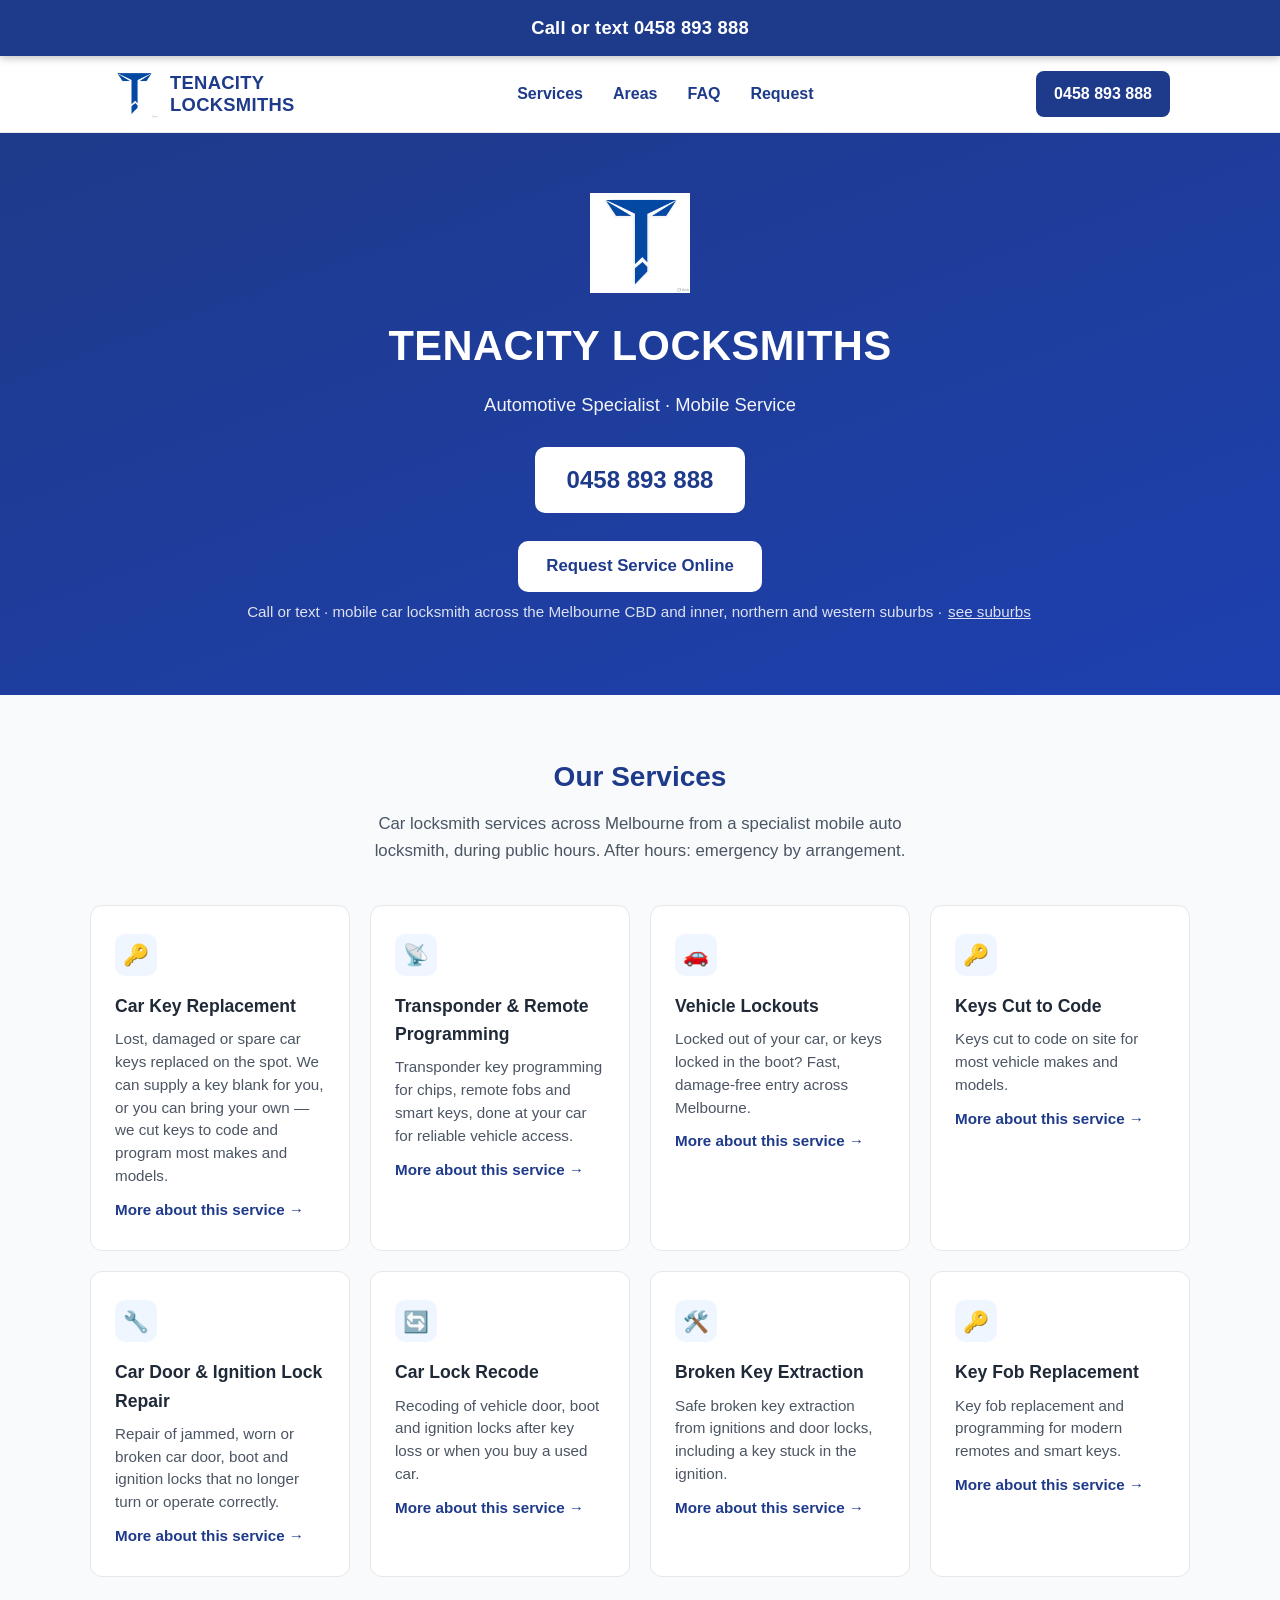
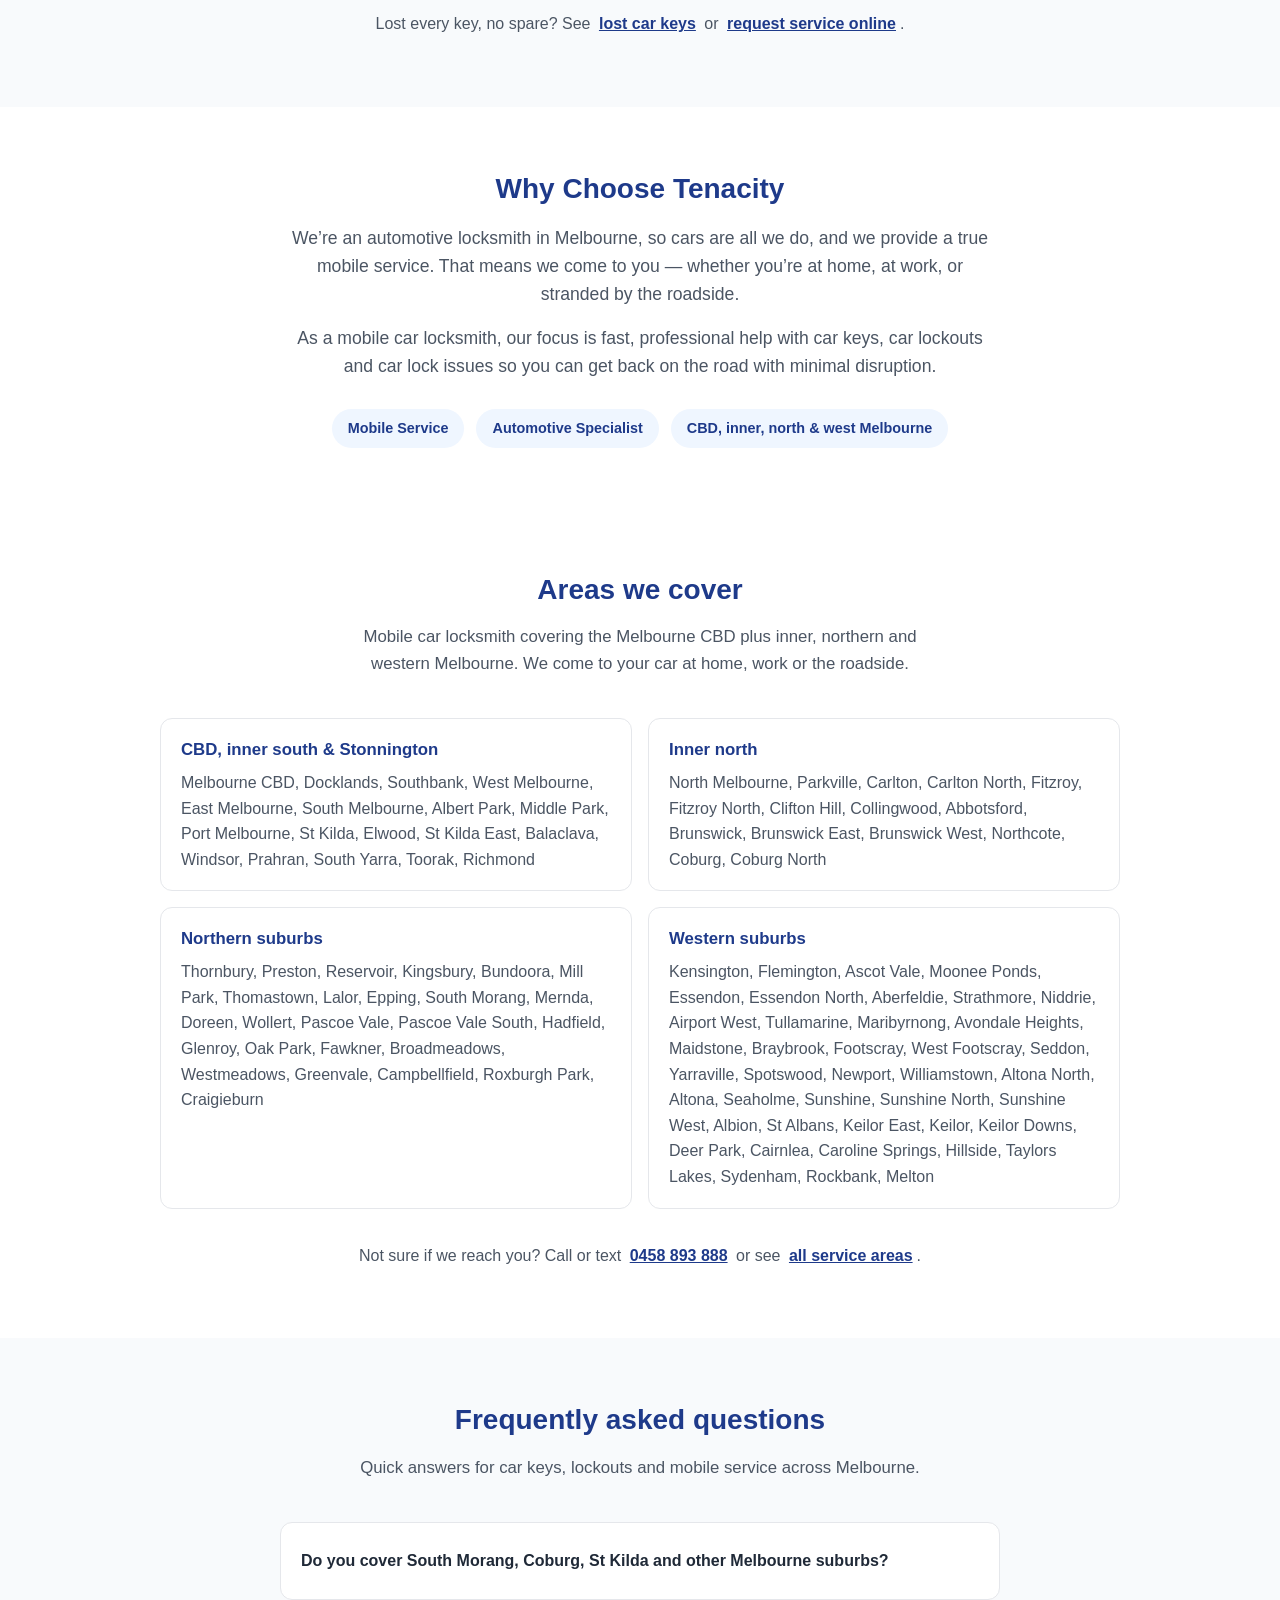
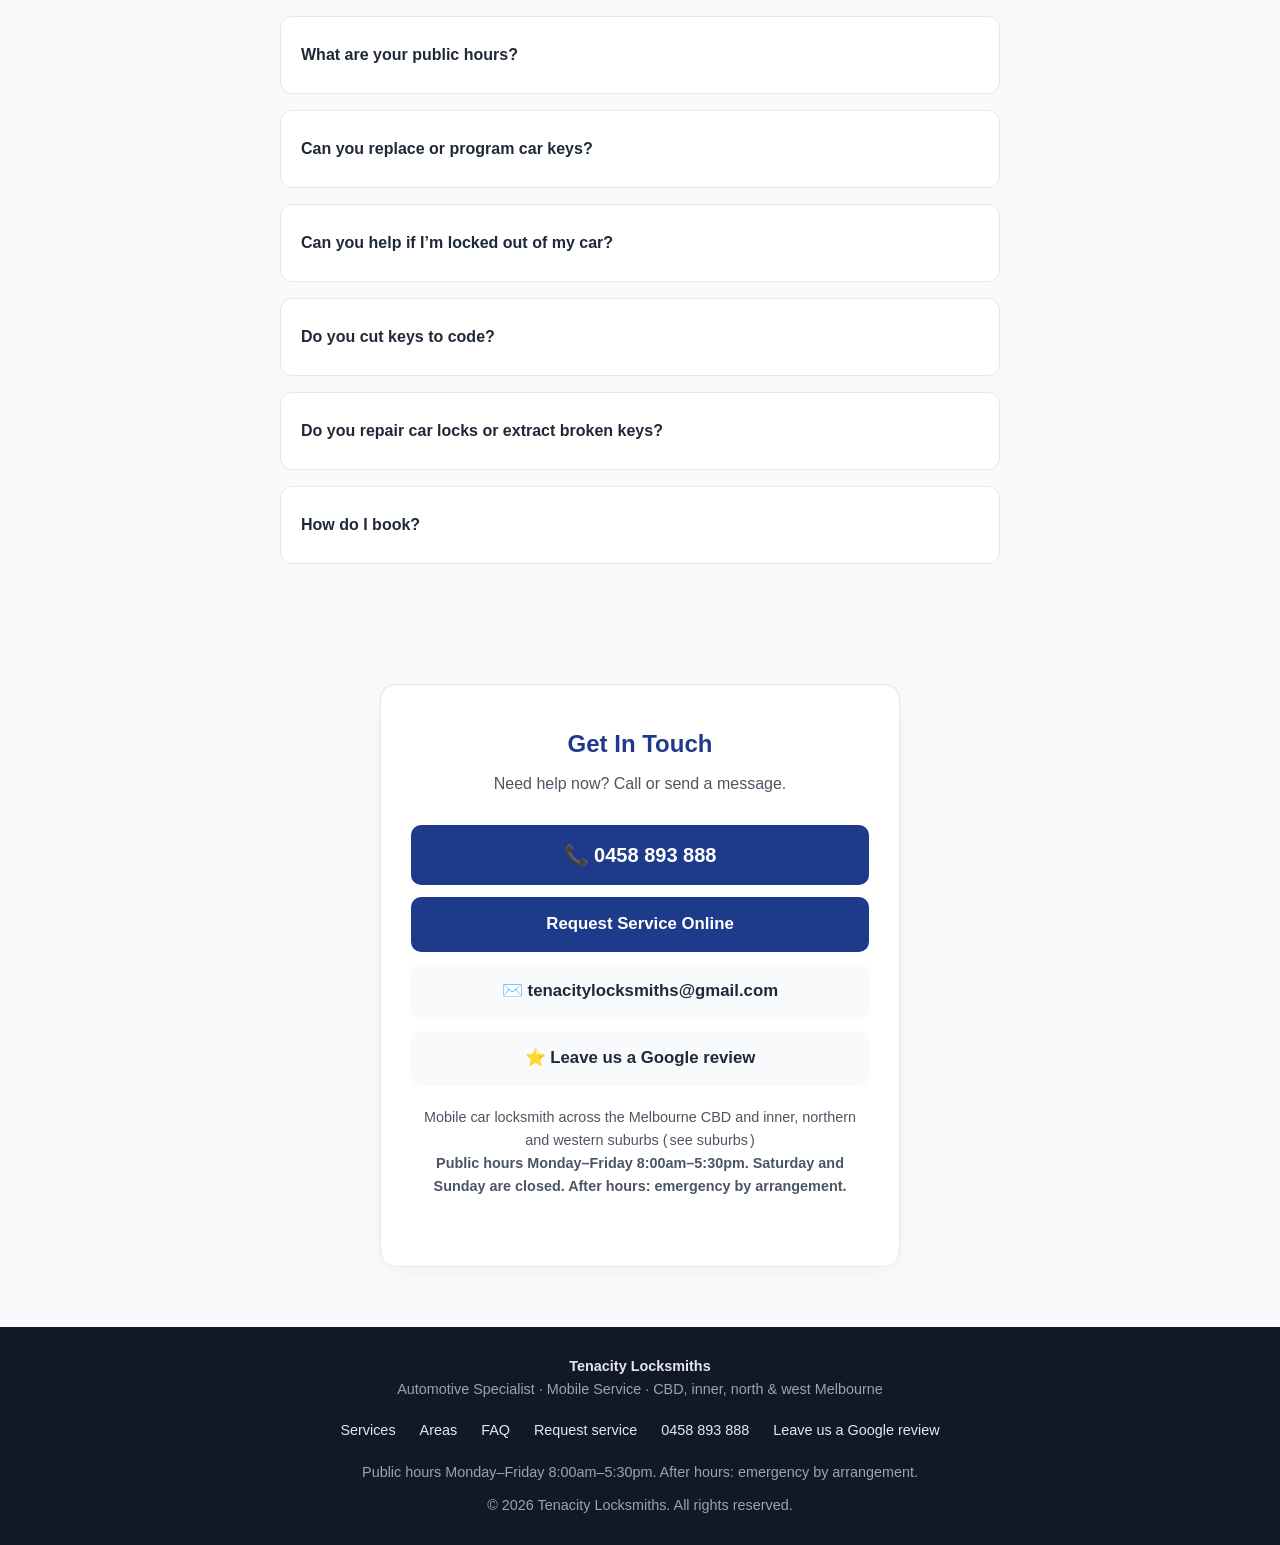
<file: index.html>
<!DOCTYPE html>
<html lang="en-AU">
<head>
  <meta charset="UTF-8" />
  <meta name="viewport" content="width=device-width, initial-scale=1" />
  <title>Tenacity Locksmiths</title>
  <meta name="description" content="Mobile car locksmith for Melbourne CBD, inner north and west. Car key replacement, keys cut to code, lockouts, fob programming. Mon–Fri 8–5:30. 0458 893 888." />
  <meta name="theme-color" content="#1e3a8a" />
  <link rel="canonical" href="https://tenacitylocksmiths.com.au/" />
  <meta property="og:type" content="website" />
  <meta property="og:site_name" content="Tenacity Locksmiths" />
  <meta property="og:title" content="Tenacity Locksmiths" />
  <meta property="og:description" content="Mobile car locksmith for Melbourne CBD, inner north and west. Car key replacement, keys cut to code, lockouts, fob programming. Mon–Fri 8–5:30. 0458 893 888." />
  <meta property="og:url" content="https://tenacitylocksmiths.com.au/" />
  <meta property="og:locale" content="en_AU" />
  <meta name="twitter:card" content="summary" />
  <meta name="twitter:title" content="Tenacity Locksmiths" />
  <meta name="twitter:description" content="Mobile car locksmith for Melbourne CBD, inner north and west. Car key replacement, keys cut to code, lockouts, fob programming. Mon–Fri 8–5:30. 0458 893 888." />
<link rel="icon" href="/favicon.ico" sizes="any" />
  <style>
    :root {
      --blue: #1e3a8a;
      --blue-dark: #1e3a8a;
      --blue-light: #3b82f6;
      --text: #1f2937;
      --text-light: #4b5563;
      --bg: #f8fafc;
      --white: #ffffff;
      --border: #e5e7eb;
    }

    * {
      margin: 0;
      padding: 0;
      box-sizing: border-box;
    }

    body {
      font-family: -apple-system, BlinkMacSystemFont, "Segoe UI", Roboto, "Helvetica Neue", Arial, sans-serif;
      color: var(--text);
      background: var(--bg);
      line-height: 1.6;
      -webkit-font-smoothing: antialiased;
    }

    a {
      color: inherit;
      text-decoration: none;
    }

    img, svg {
      display: block;
      max-width: 100%;
    }

    /* ========== HEADER ========== */
    header {
      background: var(--white);
      border-bottom: 1px solid var(--border);
      position: sticky;
      top: 0;
      z-index: 100;
      box-shadow: 0 1px 3px rgba(0,0,0,0.05);
    }

    .header-inner {
      max-width: 1100px;
      margin: 0 auto;
      padding: 14px 20px;
      display: flex;
      align-items: center;
      justify-content: space-between;
      gap: 16px;
    }

    .logo-area {
      display: flex;
      align-items: center;
      gap: 12px;
    }

    .logo-img {
      width: 48px;
      height: 48px;
      flex-shrink: 0;
      object-fit: contain;
    }

    .hero-logo-img {
      width: 100px;
      height: 100px;
      margin: 0 auto 20px;
      object-fit: contain;
    }

    .logo-text {
      font-size: 1.15rem;
      font-weight: 700;
      color: var(--blue);
      letter-spacing: 0.3px;
      line-height: 1.2;
    }

    .header-phone {
      background: var(--blue);
      color: white;
      padding: 10px 18px;
      border-radius: 8px;
      font-weight: 600;
      font-size: 1rem;
      white-space: nowrap;
      transition: background 0.2s;
    }

    .header-phone:hover {
      background: #1e40af;
    }

    /* ========== HERO ========== */
    .hero {
      background: linear-gradient(160deg, #1e3a8a 0%, #1e40af 100%);
      color: white;
      padding: 60px 20px 70px;
      text-align: center;
    }

    .hero-inner {
      max-width: 800px;
      margin: 0 auto;
    }

    .hero-logo {
      width: 90px;
      height: 90px;
      margin: 0 auto 20px;
    }

    .hero h1 {
      font-size: clamp(1.8rem, 5vw, 2.6rem);
      font-weight: 700;
      margin-bottom: 10px;
      letter-spacing: 0.5px;
    }

    .hero-tagline {
      font-size: 1.15rem;
      opacity: 0.95;
      margin-bottom: 28px;
      font-weight: 400;
    }

    .hero-phone {
      display: inline-block;
      background: white;
      color: var(--blue);
      font-size: 1.5rem;
      font-weight: 700;
      padding: 14px 32px;
      border-radius: 10px;
      margin-bottom: 12px;
      transition: transform 0.15s, box-shadow 0.15s;
    }

    .hero-phone:hover {
      transform: translateY(-2px);
      box-shadow: 0 8px 20px rgba(0,0,0,0.15);
    }

    .hero-sub {
      font-size: 0.95rem;
      opacity: 0.85;
    }

    /* ========== SECTIONS ========== */
    section {
      padding: 60px 20px;
    }

    .container {
      max-width: 1100px;
      margin: 0 auto;
    }

    .section-title {
      text-align: center;
      font-size: 1.75rem;
      font-weight: 700;
      color: var(--blue);
      margin-bottom: 12px;
    }

    .section-subtitle {
      text-align: center;
      color: var(--text-light);
      max-width: 560px;
      margin: 0 auto 40px;
      font-size: 1.05rem;
    }

    /* ========== SERVICES ========== */
    .services-grid {
      display: grid;
      grid-template-columns: repeat(auto-fit, minmax(260px, 1fr));
      gap: 20px;
    }

    .service-card {
      background: var(--white);
      border: 1px solid var(--border);
      border-radius: 12px;
      padding: 28px 24px;
      transition: box-shadow 0.2s, transform 0.2s;
    }

    .service-card:hover {
      box-shadow: 0 8px 24px rgba(30, 58, 138, 0.1);
      transform: translateY(-3px);
    }

    .service-icon {
      width: 42px;
      height: 42px;
      background: #eff6ff;
      border-radius: 10px;
      display: flex;
      align-items: center;
      justify-content: center;
      margin-bottom: 16px;
      color: var(--blue);
      font-size: 1.3rem;
    }

    .service-card h3 {
      font-size: 1.1rem;
      font-weight: 650;
      margin-bottom: 8px;
      color: var(--text);
    }

    .service-card p {
      font-size: 0.95rem;
      color: var(--text-light);
      line-height: 1.5;
    }

    /* ========== ABOUT ========== */
    .about {
      background: var(--white);
    }

    .about-content {
      max-width: 700px;
      margin: 0 auto;
      text-align: center;
    }

    .about-content p {
      font-size: 1.1rem;
      color: var(--text-light);
      margin-bottom: 16px;
    }

    .about-badges {
      display: flex;
      flex-wrap: wrap;
      justify-content: center;
      gap: 12px;
      margin-top: 28px;
    }

    .badge {
      background: #eff6ff;
      color: var(--blue);
      padding: 8px 16px;
      border-radius: 20px;
      font-size: 0.9rem;
      font-weight: 600;
    }

        /* ========== FAQ ========== */    #faq {      padding: 60px 20px;      background: var(--bg);    }    #faq .faq-list {      max-width: 720px;      margin: 0 auto;      display: grid;      gap: 16px;    }    #faq details {      background: var(--white);      border: 1px solid var(--border);      border-radius: 12px;      padding: 16px 20px;    }    #faq summary {      cursor: pointer;      font-weight: 600;      color: var(--text);      list-style: none;    }    #faq summary::-webkit-details-marker { display: none; }    #faq details p {      margin: 12px 0 0;      color: var(--text-light);      line-height: 1.55;    }    #faq a { color: var(--blue); text-decoration: underline; }    /* ========== CONTACT ========== */
    .contact-box {
      background: var(--white);
      border: 1px solid var(--border);
      border-radius: 16px;
      padding: 40px 30px;
      max-width: 520px;
      margin: 0 auto;
      text-align: center;
      box-shadow: 0 4px 20px rgba(0,0,0,0.04);
    }

    .contact-box h2 {
      font-size: 1.5rem;
      color: var(--blue);
      margin-bottom: 8px;
    }

    .contact-box > p {
      color: var(--text-light);
      margin-bottom: 28px;
    }

    .contact-item {
      display: block;
      padding: 14px 20px;
      margin-bottom: 12px;
      background: var(--bg);
      border-radius: 10px;
      font-weight: 600;
      font-size: 1.05rem;
      transition: background 0.2s;
    }

    .contact-item:hover {
      background: #e0e7ff;
    }

    .contact-item.phone {
      background: var(--blue);
      color: white;
      font-size: 1.25rem;
    }

    .contact-item.phone:hover {
      background: #1e40af;
    }

    .contact-note {
      margin-top: 20px;
      font-size: 0.9rem;
      color: var(--text-light);
    }

    /* ========== FOOTER ========== */
    footer {
      background: #111827;
      color: #9ca3af;
      text-align: center;
      padding: 28px 20px;
      font-size: 0.9rem;
    }

    footer strong {
      color: #e5e7eb;
    }

    /* ========== RESPONSIVE ========== */
    @media (max-width: 600px) {
      .header-inner {
        flex-direction: column;
        gap: 12px;
      }

      .logo-text {
        font-size: 1rem;
      }

      .header-phone {
        width: 100%;
        text-align: center;
      }

      .hero {
        padding: 50px 16px 60px;
      }

      .hero-phone {
        font-size: 1.3rem;
        padding: 12px 24px;
        width: 100%;
        max-width: 320px;
      }

      section {
        padding: 48px 16px;
      }

      .service-card {
        padding: 22px 18px;
      }
    }

    /* ===== Review edits: H1 logo, H4 call bar, H10 nav, H11 cards, H12 areas, H13 tap targets ===== */
    html { scroll-padding-top: 72px; }
    body { padding-top: 56px; padding-top: calc(56px + env(safe-area-inset-top)); }
    .call-bar {
      position: fixed; top: 0; left: 0; right: 0; z-index: 1000;
      display: flex; align-items: center; justify-content: center;
      min-height: 56px; padding: env(safe-area-inset-top) 16px 0;
      background: #1e3a8a; color: #ffffff;
      font-size: 1.15rem; font-weight: 800; letter-spacing: 0.2px;
      text-decoration: none; box-shadow: 0 2px 8px rgba(0,0,0,0.25);
    }
    .call-bar:hover, .call-bar:focus { background: #1e40af; }
    .call-bar:focus-visible { outline: 3px solid #ffffff; outline-offset: -3px; }
    header { position: static; }
    .site-nav { display: flex; flex-wrap: wrap; gap: 4px 6px; justify-content: center; }
    .site-nav a {
      display: inline-flex; align-items: center; min-height: 44px; padding: 0 12px;
      border-radius: 8px; font-weight: 600; color: var(--blue);
    }
    .site-nav a:hover { background: #eff6ff; }
    a.service-card { display: block; color: inherit; }
    .card-more { display: inline-block; margin-top: 10px; font-weight: 600; color: var(--blue); font-size: 0.95rem; }
    .services-more { text-align: center; margin-top: 24px; color: var(--text-light); }
    .services-more a { display: inline-block; padding: 10px 4px; color: var(--blue); font-weight: 600; text-decoration: underline; }
    .areas { background: var(--white); }
    .areas-grid { display: grid; grid-template-columns: repeat(2, 1fr); gap: 16px; max-width: 960px; margin: 0 auto; }
    .area-group { border: 1px solid var(--border); border-radius: 12px; padding: 18px 20px; }
    .area-group h3 { font-size: 1.05rem; color: var(--blue); margin-bottom: 6px; }
    .area-group p { color: var(--text-light); }
    #faq summary { display: flex; align-items: center; min-height: 44px; padding: 8px 0; }
    #faq details p a, .contact-note a, .hero-sub a { display: inline-block; padding: 12px 2px; margin: -12px 0; }
    .footer-links { display: flex; flex-wrap: wrap; justify-content: center; gap: 4px 8px; margin: 8px 0; }
    .footer-links a { display: inline-flex; align-items: center; min-height: 44px; padding: 0 8px; color: #e5e7eb; }
    @media (max-width: 600px) {
      .header-phone { display: none; }
      .site-nav { width: 100%; }
      .areas-grid { grid-template-columns: 1fr; }
    }
  </style>
</head>
<body>
  <a class="call-bar" href="tel:+61458893888">Call or text 0458 893 888</a>

  <!-- HEADER -->
  <header>
    <div class="header-inner">
      <a href="/" class="logo-area" aria-label="Tenacity Locksmiths – home">
        <img src="/logo.jpg" width="48" height="48" alt="Tenacity Locksmiths logo" class="logo-img" />
        <div class="logo-text">TENACITY<br>LOCKSMITHS</div>
      </a>
      <nav class="site-nav" aria-label="Main">
        <a href="#services">Services</a>
        <a href="#areas">Areas</a>
        <a href="#faq">FAQ</a>
        <a href="/request/">Request</a>
      </nav>
      <a href="tel:+61458893888" class="header-phone">0458 893 888</a>
    </div>
  </header>

  <!-- HERO -->
  <section class="hero">
    <div class="hero-inner">
      <img src="/logo.jpg" width="100" height="100" alt="Tenacity Locksmiths logo" class="hero-logo-img" />
      <h1>TENACITY LOCKSMITHS</h1>
      <p class="hero-tagline">Automotive Specialist · Mobile Service</p>
      <a href="tel:+61458893888" class="hero-phone">0458 893 888</a>
      <p style="margin: 16px 0 8px;">
        <a href="/request/" style="display:inline-block; background:#ffffff; color:#1e3a8a; font-weight:700; padding:12px 28px; border-radius:10px; text-decoration:none; font-size:1.05rem;">Request Service Online</a>
      </p>
      <p class="hero-sub">Call or text · mobile car locksmith across the Melbourne CBD and inner, northern and western suburbs · <a href="#areas" style="text-decoration:underline;">see suburbs</a></p>
    </div>
  </section>

  <!-- SERVICES -->
  <section id="services">
    <div class="container">
      <h2 class="section-title">Our Services</h2>
      <p class="section-subtitle">Car locksmith services across Melbourne from a specialist mobile auto locksmith, during public hours. After hours: emergency by arrangement.</p>

      <div class="services-grid">
        <a class="service-card" href="/car-key-replacement/">
          <div class="service-icon">🔑</div>
          <h3>Car Key Replacement</h3>
          <p>Lost, damaged or spare car keys replaced on the spot. We can supply a key blank for you, or you can bring your own — we cut keys to code and program most makes and models.</p>
          <span class="card-more">More about this service →</span>
        </a>

        <a class="service-card" href="/key-fob-transponder-programming/">
          <div class="service-icon">📡</div>
          <h3>Transponder & Remote Programming</h3>
          <p>Transponder key programming for chips, remote fobs and smart keys, done at your car for reliable vehicle access.</p>
          <span class="card-more">More about this service →</span>
        </a>

        <a class="service-card" href="/car-lockout/">
          <div class="service-icon">🚗</div>
          <h3>Vehicle Lockouts</h3>
          <p>Locked out of your car, or keys locked in the boot? Fast, damage-free entry across Melbourne.</p>
          <span class="card-more">More about this service →</span>
        </a>

        <a class="service-card" href="/car-key-replacement/">
          <div class="service-icon">🔑</div>
          <h3>Keys Cut to Code</h3>
          <p>Keys cut to code on site for most vehicle makes and models.</p>
          <span class="card-more">More about this service →</span>
        </a>

        <a class="service-card" href="/broken-key-ignition-repair/">
          <div class="service-icon">🔧</div>
          <h3>Car Door &amp; Ignition Lock Repair</h3>
          <p>Repair of jammed, worn or broken car door, boot and ignition locks that no longer turn or operate correctly.</p>
          <span class="card-more">More about this service →</span>
        </a>

        <a class="service-card" href="/broken-key-ignition-repair/">
          <div class="service-icon">🔄</div>
          <h3>Car Lock Recode</h3>
          <p>Recoding of vehicle door, boot and ignition locks after key loss or when you buy a used car.</p>
          <span class="card-more">More about this service →</span>
        </a>

        <a class="service-card" href="/broken-key-ignition-repair/">
          <div class="service-icon">🛠️</div>
          <h3>Broken Key Extraction</h3>
          <p>Safe broken key extraction from ignitions and door locks, including a key stuck in the ignition.</p>
          <span class="card-more">More about this service →</span>
        </a>

        <a class="service-card" href="/key-fob-transponder-programming/">
          <div class="service-icon">🔑</div>
          <h3>Key Fob Replacement</h3>
          <p>Key fob replacement and programming for modern remotes and smart keys.</p>
          <span class="card-more">More about this service →</span>
        </a>
      </div>
      <p class="services-more">Lost every key, no spare? See <a href="/lost-car-keys/">lost car keys</a> or <a href="/request/">request service online</a>.</p>
    </div>
  </section>

  <!-- ABOUT -->
  <section class="about" id="about">
    <div class="container">
      <div class="about-content">
        <h2 class="section-title">Why Choose Tenacity</h2>
        <p>We’re an automotive locksmith in Melbourne, so cars are all we do, and we provide a true mobile service. That means we come to you — whether you’re at home, at work, or stranded by the roadside.</p>
        <p>As a mobile car locksmith, our focus is fast, professional help with car keys, car lockouts and car lock issues so you can get back on the road with minimal disruption.</p>
        <div class="about-badges">
          <span class="badge">Mobile Service</span>
          <span class="badge">Automotive Specialist</span>
          <span class="badge">CBD, inner, north &amp; west Melbourne</span>
        </div>
      </div>
    </div>
  </section>

  <!-- AREAS -->
  <section class="areas" id="areas">
    <div class="container">
      <h2 class="section-title">Areas we cover</h2>
      <p class="section-subtitle">Mobile car locksmith covering the Melbourne CBD plus inner, northern and western Melbourne. We come to your car at home, work or the roadside.</p>
      <div class="areas-grid">
        <div class="area-group"><h3>CBD, inner south &amp; Stonnington</h3><p>Melbourne CBD, Docklands, Southbank, West Melbourne, East Melbourne, South Melbourne, Albert Park, Middle Park, Port Melbourne, St Kilda, Elwood, St Kilda East, Balaclava, Windsor, Prahran, South Yarra, Toorak, Richmond</p></div>
        <div class="area-group"><h3>Inner north</h3><p>North Melbourne, Parkville, Carlton, Carlton North, Fitzroy, Fitzroy North, Clifton Hill, Collingwood, Abbotsford, Brunswick, Brunswick East, Brunswick West, Northcote, Coburg, Coburg North</p></div>
        <div class="area-group"><h3>Northern suburbs</h3><p>Thornbury, Preston, Reservoir, Kingsbury, Bundoora, Mill Park, Thomastown, Lalor, Epping, South Morang, Mernda, Doreen, Wollert, Pascoe Vale, Pascoe Vale South, Hadfield, Glenroy, Oak Park, Fawkner, Broadmeadows, Westmeadows, Greenvale, Campbellfield, Roxburgh Park, Craigieburn</p></div>
        <div class="area-group"><h3>Western suburbs</h3><p>Kensington, Flemington, Ascot Vale, Moonee Ponds, Essendon, Essendon North, Aberfeldie, Strathmore, Niddrie, Airport West, Tullamarine, Maribyrnong, Avondale Heights, Maidstone, Braybrook, Footscray, West Footscray, Seddon, Yarraville, Spotswood, Newport, Williamstown, Altona North, Altona, Seaholme, Sunshine, Sunshine North, Sunshine West, Albion, St Albans, Keilor East, Keilor, Keilor Downs, Deer Park, Cairnlea, Caroline Springs, Hillside, Taylors Lakes, Sydenham, Rockbank, Melton</p></div>
      </div>
      <p class="services-more">Not sure if we reach you? Call or text <a href="tel:+61458893888">0458 893 888</a> or see <a href="/service-areas/">all service areas</a>.</p>
    </div>
  </section>

  <section id="faq"> <div class="container"> <h2 class="section-title">Frequently asked questions</h2> <p class="section-subtitle">Quick answers for car keys, lockouts and mobile service across Melbourne.</p> <div class="faq-list"> <details> <summary>Do you cover South Morang, Coburg, St Kilda and other Melbourne suburbs?</summary> <p>Yes. We cover the Melbourne CBD and inner, northern and western Melbourne, including South Melbourne, Thomastown, Lalor, Epping, South Morang and the other suburbs listed under Areas we cover. See <a href="/service-areas/">all service areas</a> or call or text <a href="tel:+61458893888">0458 893 888</a>.</p> </details> <details> <summary>What are your public hours?</summary> <p>Public hours Monday–Friday 8:00am–5:30pm. Saturday and Sunday are closed. After hours: emergency by arrangement.</p> </details> <details> <summary>Can you replace or program car keys?</summary> <p>Yes. We specialise in car key replacement, keys cut to code, and transponder, remote and smart key programming for most makes and models.</p> </details> <details> <summary>Can you help if I’m locked out of my car?</summary> <p>Yes. Damage-free vehicle lockouts — we come to you at home, work or roadside.</p> </details> <details> <summary>Do you cut keys to code?</summary> <p>Yes — we cut keys to code on site for most vehicle makes and models.</p> </details> <details> <summary>Do you repair car locks or extract broken keys?</summary> <p>Yes. We repair jammed or worn car door, boot and ignition locks and safely extract broken keys from ignitions and door locks.</p> </details> <details> <summary>How do I book?</summary> <p>Call or text <a href="tel:+61458893888">0458 893 888</a>, email <a href="mailto:tenacitylocksmiths@gmail.com">tenacitylocksmiths@gmail.com</a>, or use <a href="/request/">Request Service</a> on the website.</p> </details> </div> </div> </section>  <!-- CONTACT -->
  <section id="contact">
    <div class="container">
      <div class="contact-box">
        <h2>Get In Touch</h2>
        <p>Need help now? Call or send a message.</p>

        <a href="tel:+61458893888" class="contact-item phone">📞 0458 893 888</a>
        <a href="/request/" class="contact-item" style="background:#1e3a8a; color:white; margin-top:10px;">Request Service Online</a>
        <a href="mailto:tenacitylocksmiths@gmail.com" class="contact-item">✉️ tenacitylocksmiths@gmail.com</a>
        <a href="https://g.page/r/CcKMGd-RK_UQEAI/review" class="contact-item" target="_blank" rel="noopener">⭐ Leave us a Google review</a>

        <p class="contact-note">Mobile car locksmith across the Melbourne CBD and inner, northern and western suburbs (<a href="#areas">see suburbs</a>)<br><strong>Public hours Monday–Friday 8:00am–5:30pm. Saturday and Sunday are closed. After hours: emergency by arrangement.</strong></p>
      </div>
    </div>
  </section>

  <!-- FOOTER -->
  <footer>
    <p><strong>Tenacity Locksmiths</strong></p>
    <p>Automotive Specialist · Mobile Service · CBD, inner, north &amp; west Melbourne</p>
    <nav class="footer-links" aria-label="Footer">
      <a href="#services">Services</a>
      <a href="#areas">Areas</a>
      <a href="#faq">FAQ</a>
      <a href="/request/">Request service</a>
      <a href="tel:+61458893888">0458 893 888</a>
      <a href="https://g.page/r/CcKMGd-RK_UQEAI/review" target="_blank" rel="noopener">Leave us a Google review</a>
    </nav>
    <p>Public hours Monday–Friday 8:00am–5:30pm. After hours: emergency by arrangement.</p>
    <p style="margin-top: 10px;">© 2026 Tenacity Locksmiths. All rights reserved.</p>
  </footer>

<script type="application/ld+json">
{
  "@context": "https://schema.org",
  "@type": "Locksmith",
  "@id": "https://tenacitylocksmiths.com.au/#business",
  "name": "Tenacity Locksmiths",
  "url": "https://tenacitylocksmiths.com.au/",
  "telephone": "+61458893888",
  "email": "tenacitylocksmiths@gmail.com",
  "logo": "https://tenacitylocksmiths.com.au/logo.jpg",
  "image": "https://tenacitylocksmiths.com.au/logo.jpg",
  "description": "Mobile car locksmith across the Melbourne CBD and inner, northern and western Melbourne: car key replacement, keys cut to code, car lockouts, lost car keys, key fob and transponder programming, broken key extraction and ignition repair. Public hours Monday–Friday 8:00am–5:30pm. After hours: emergency by arrangement.",
  "sameAs": [
    "https://g.page/r/CcKMGd-RK_UQEAI/review"
  ],
  "areaServed": [
        {
          "@type": "Place",
          "name": "Melbourne CBD, VIC, Australia"
        },
        {
          "@type": "Place",
          "name": "Docklands, VIC, Australia"
        },
        {
          "@type": "Place",
          "name": "Southbank, VIC, Australia"
        },
        {
          "@type": "Place",
          "name": "West Melbourne, VIC, Australia"
        },
        {
          "@type": "Place",
          "name": "East Melbourne, VIC, Australia"
        },
        {
          "@type": "Place",
          "name": "South Melbourne, VIC, Australia"
        },
        {
          "@type": "Place",
          "name": "Albert Park, VIC, Australia"
        },
        {
          "@type": "Place",
          "name": "Middle Park, VIC, Australia"
        },
        {
          "@type": "Place",
          "name": "Port Melbourne, VIC, Australia"
        },
        {
          "@type": "Place",
          "name": "St Kilda, VIC, Australia"
        },
        {
          "@type": "Place",
          "name": "Elwood, VIC, Australia"
        },
        {
          "@type": "Place",
          "name": "St Kilda East, VIC, Australia"
        },
        {
          "@type": "Place",
          "name": "Balaclava, VIC, Australia"
        },
        {
          "@type": "Place",
          "name": "Windsor, VIC, Australia"
        },
        {
          "@type": "Place",
          "name": "Prahran, VIC, Australia"
        },
        {
          "@type": "Place",
          "name": "South Yarra, VIC, Australia"
        },
        {
          "@type": "Place",
          "name": "Toorak, VIC, Australia"
        },
        {
          "@type": "Place",
          "name": "Richmond, VIC, Australia"
        },
        {
          "@type": "Place",
          "name": "North Melbourne, VIC, Australia"
        },
        {
          "@type": "Place",
          "name": "Parkville, VIC, Australia"
        },
        {
          "@type": "Place",
          "name": "Carlton, VIC, Australia"
        },
        {
          "@type": "Place",
          "name": "Carlton North, VIC, Australia"
        },
        {
          "@type": "Place",
          "name": "Fitzroy, VIC, Australia"
        },
        {
          "@type": "Place",
          "name": "Fitzroy North, VIC, Australia"
        },
        {
          "@type": "Place",
          "name": "Clifton Hill, VIC, Australia"
        },
        {
          "@type": "Place",
          "name": "Collingwood, VIC, Australia"
        },
        {
          "@type": "Place",
          "name": "Abbotsford, VIC, Australia"
        },
        {
          "@type": "Place",
          "name": "Brunswick, VIC, Australia"
        },
        {
          "@type": "Place",
          "name": "Brunswick East, VIC, Australia"
        },
        {
          "@type": "Place",
          "name": "Brunswick West, VIC, Australia"
        },
        {
          "@type": "Place",
          "name": "Northcote, VIC, Australia"
        },
        {
          "@type": "Place",
          "name": "Coburg, VIC, Australia"
        },
        {
          "@type": "Place",
          "name": "Coburg North, VIC, Australia"
        },
        {
          "@type": "Place",
          "name": "Thornbury, VIC, Australia"
        },
        {
          "@type": "Place",
          "name": "Preston, VIC, Australia"
        },
        {
          "@type": "Place",
          "name": "Reservoir, VIC, Australia"
        },
        {
          "@type": "Place",
          "name": "Kingsbury, VIC, Australia"
        },
        {
          "@type": "Place",
          "name": "Bundoora, VIC, Australia"
        },
        {
          "@type": "Place",
          "name": "Mill Park, VIC, Australia"
        },
        {
          "@type": "Place",
          "name": "Thomastown, VIC, Australia"
        },
        {
          "@type": "Place",
          "name": "Lalor, VIC, Australia"
        },
        {
          "@type": "Place",
          "name": "Epping, VIC, Australia"
        },
        {
          "@type": "Place",
          "name": "South Morang, VIC, Australia"
        },
        {
          "@type": "Place",
          "name": "Mernda, VIC, Australia"
        },
        {
          "@type": "Place",
          "name": "Doreen, VIC, Australia"
        },
        {
          "@type": "Place",
          "name": "Wollert, VIC, Australia"
        },
        {
          "@type": "Place",
          "name": "Pascoe Vale, VIC, Australia"
        },
        {
          "@type": "Place",
          "name": "Pascoe Vale South, VIC, Australia"
        },
        {
          "@type": "Place",
          "name": "Hadfield, VIC, Australia"
        },
        {
          "@type": "Place",
          "name": "Glenroy, VIC, Australia"
        },
        {
          "@type": "Place",
          "name": "Oak Park, VIC, Australia"
        },
        {
          "@type": "Place",
          "name": "Fawkner, VIC, Australia"
        },
        {
          "@type": "Place",
          "name": "Broadmeadows, VIC, Australia"
        },
        {
          "@type": "Place",
          "name": "Westmeadows, VIC, Australia"
        },
        {
          "@type": "Place",
          "name": "Greenvale, VIC, Australia"
        },
        {
          "@type": "Place",
          "name": "Campbellfield, VIC, Australia"
        },
        {
          "@type": "Place",
          "name": "Roxburgh Park, VIC, Australia"
        },
        {
          "@type": "Place",
          "name": "Craigieburn, VIC, Australia"
        },
        {
          "@type": "Place",
          "name": "Kensington, VIC, Australia"
        },
        {
          "@type": "Place",
          "name": "Flemington, VIC, Australia"
        },
        {
          "@type": "Place",
          "name": "Ascot Vale, VIC, Australia"
        },
        {
          "@type": "Place",
          "name": "Moonee Ponds, VIC, Australia"
        },
        {
          "@type": "Place",
          "name": "Essendon, VIC, Australia"
        },
        {
          "@type": "Place",
          "name": "Essendon North, VIC, Australia"
        },
        {
          "@type": "Place",
          "name": "Aberfeldie, VIC, Australia"
        },
        {
          "@type": "Place",
          "name": "Strathmore, VIC, Australia"
        },
        {
          "@type": "Place",
          "name": "Niddrie, VIC, Australia"
        },
        {
          "@type": "Place",
          "name": "Airport West, VIC, Australia"
        },
        {
          "@type": "Place",
          "name": "Tullamarine, VIC, Australia"
        },
        {
          "@type": "Place",
          "name": "Maribyrnong, VIC, Australia"
        },
        {
          "@type": "Place",
          "name": "Avondale Heights, VIC, Australia"
        },
        {
          "@type": "Place",
          "name": "Maidstone, VIC, Australia"
        },
        {
          "@type": "Place",
          "name": "Braybrook, VIC, Australia"
        },
        {
          "@type": "Place",
          "name": "Footscray, VIC, Australia"
        },
        {
          "@type": "Place",
          "name": "West Footscray, VIC, Australia"
        },
        {
          "@type": "Place",
          "name": "Seddon, VIC, Australia"
        },
        {
          "@type": "Place",
          "name": "Yarraville, VIC, Australia"
        },
        {
          "@type": "Place",
          "name": "Spotswood, VIC, Australia"
        },
        {
          "@type": "Place",
          "name": "Newport, VIC, Australia"
        },
        {
          "@type": "Place",
          "name": "Williamstown, VIC, Australia"
        },
        {
          "@type": "Place",
          "name": "Altona North, VIC, Australia"
        },
        {
          "@type": "Place",
          "name": "Altona, VIC, Australia"
        },
        {
          "@type": "Place",
          "name": "Seaholme, VIC, Australia"
        },
        {
          "@type": "Place",
          "name": "Sunshine, VIC, Australia"
        },
        {
          "@type": "Place",
          "name": "Sunshine North, VIC, Australia"
        },
        {
          "@type": "Place",
          "name": "Sunshine West, VIC, Australia"
        },
        {
          "@type": "Place",
          "name": "Albion, VIC, Australia"
        },
        {
          "@type": "Place",
          "name": "St Albans, VIC, Australia"
        },
        {
          "@type": "Place",
          "name": "Keilor East, VIC, Australia"
        },
        {
          "@type": "Place",
          "name": "Keilor, VIC, Australia"
        },
        {
          "@type": "Place",
          "name": "Keilor Downs, VIC, Australia"
        },
        {
          "@type": "Place",
          "name": "Deer Park, VIC, Australia"
        },
        {
          "@type": "Place",
          "name": "Cairnlea, VIC, Australia"
        },
        {
          "@type": "Place",
          "name": "Caroline Springs, VIC, Australia"
        },
        {
          "@type": "Place",
          "name": "Hillside, VIC, Australia"
        },
        {
          "@type": "Place",
          "name": "Taylors Lakes, VIC, Australia"
        },
        {
          "@type": "Place",
          "name": "Sydenham, VIC, Australia"
        },
        {
          "@type": "Place",
          "name": "Rockbank, VIC, Australia"
        },
        {
          "@type": "Place",
          "name": "Melton, VIC, Australia"
        }
      ],
  "openingHoursSpecification": [
    {
      "@type": "OpeningHoursSpecification",
      "dayOfWeek": [
        "Monday",
        "Tuesday",
        "Wednesday",
        "Thursday",
        "Friday"
      ],
      "opens": "08:00",
      "closes": "17:30"
    }
  ],
  "hasOfferCatalog": {
    "@type": "OfferCatalog",
    "name": "Mobile car locksmith services",
    "itemListElement": [
      {
        "@type": "Offer",
        "itemOffered": {
          "@type": "Service",
          "name": "Car key replacement and keys cut to code",
          "description": "Replacement and spare car keys cut to code and programmed on site.",
          "serviceType": "Automotive locksmith",
          "provider": {
            "@id": "https://tenacitylocksmiths.com.au/#business"
          },
          "areaServed": {
            "@type": "AdministrativeArea",
            "name": "Melbourne CBD and inner, northern and western Melbourne, VIC"
          }
        }
      },
      {
        "@type": "Offer",
        "itemOffered": {
          "@type": "Service",
          "name": "Car lockout (damage-free entry)",
          "description": "Damage-free entry when keys are locked in the car or boot.",
          "serviceType": "Automotive locksmith",
          "provider": {
            "@id": "https://tenacitylocksmiths.com.au/#business"
          },
          "areaServed": {
            "@type": "AdministrativeArea",
            "name": "Melbourne CBD and inner, northern and western Melbourne, VIC"
          }
        }
      },
      {
        "@type": "Offer",
        "itemOffered": {
          "@type": "Service",
          "name": "Lost car keys (all keys lost)",
          "description": "New car key made and programmed at the vehicle when no key is left.",
          "serviceType": "Automotive locksmith",
          "provider": {
            "@id": "https://tenacitylocksmiths.com.au/#business"
          },
          "areaServed": {
            "@type": "AdministrativeArea",
            "name": "Melbourne CBD and inner, northern and western Melbourne, VIC"
          }
        }
      },
      {
        "@type": "Offer",
        "itemOffered": {
          "@type": "Service",
          "name": "Key fob and transponder key programming",
          "description": "Supply and programming of transponder keys, remotes, smart keys and key fobs.",
          "serviceType": "Automotive locksmith",
          "provider": {
            "@id": "https://tenacitylocksmiths.com.au/#business"
          },
          "areaServed": {
            "@type": "AdministrativeArea",
            "name": "Melbourne CBD and inner, northern and western Melbourne, VIC"
          }
        }
      },
      {
        "@type": "Offer",
        "itemOffered": {
          "@type": "Service",
          "name": "Broken key extraction and ignition repair",
          "description": "Broken key removal, car door and ignition lock repair and lock recode.",
          "serviceType": "Automotive locksmith",
          "provider": {
            "@id": "https://tenacitylocksmiths.com.au/#business"
          },
          "areaServed": {
            "@type": "AdministrativeArea",
            "name": "Melbourne CBD and inner, northern and western Melbourne, VIC"
          }
        }
      }
    ]
  }
}
</script>
</body>
</html>
</file>
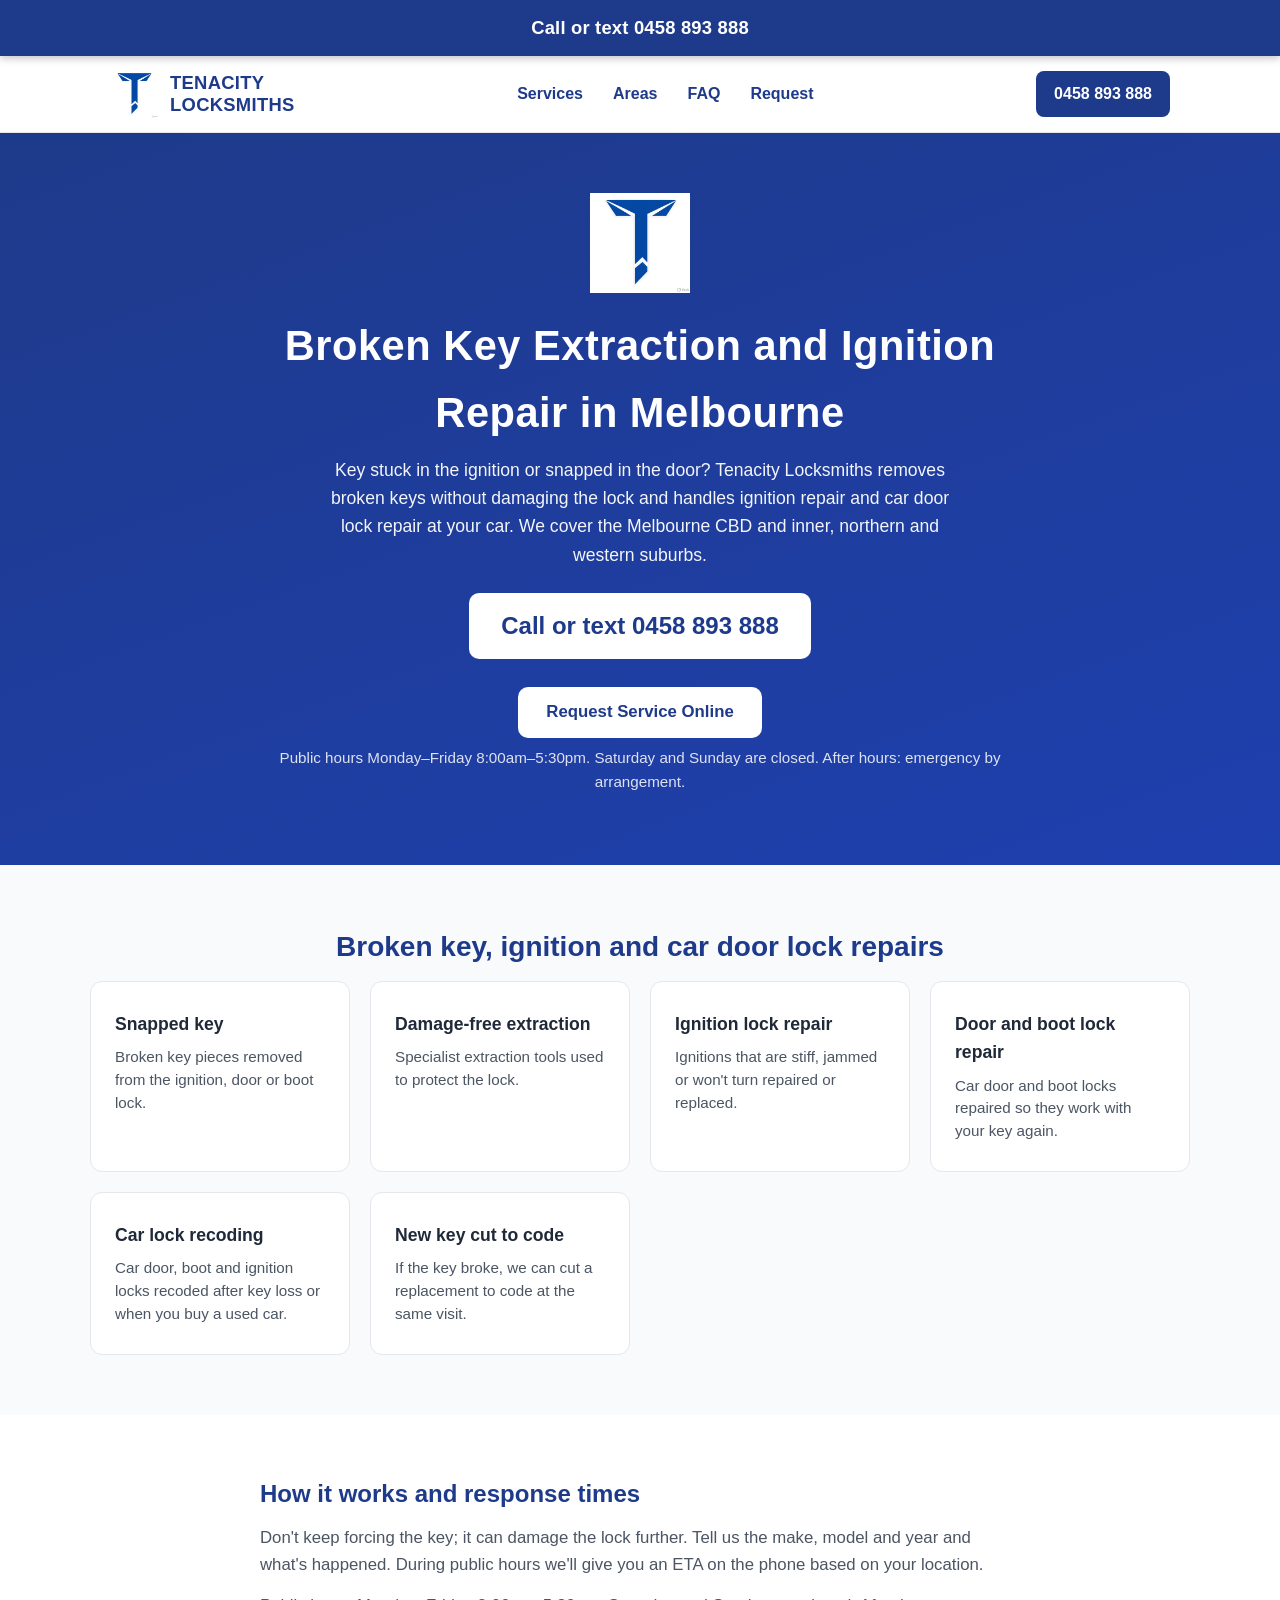
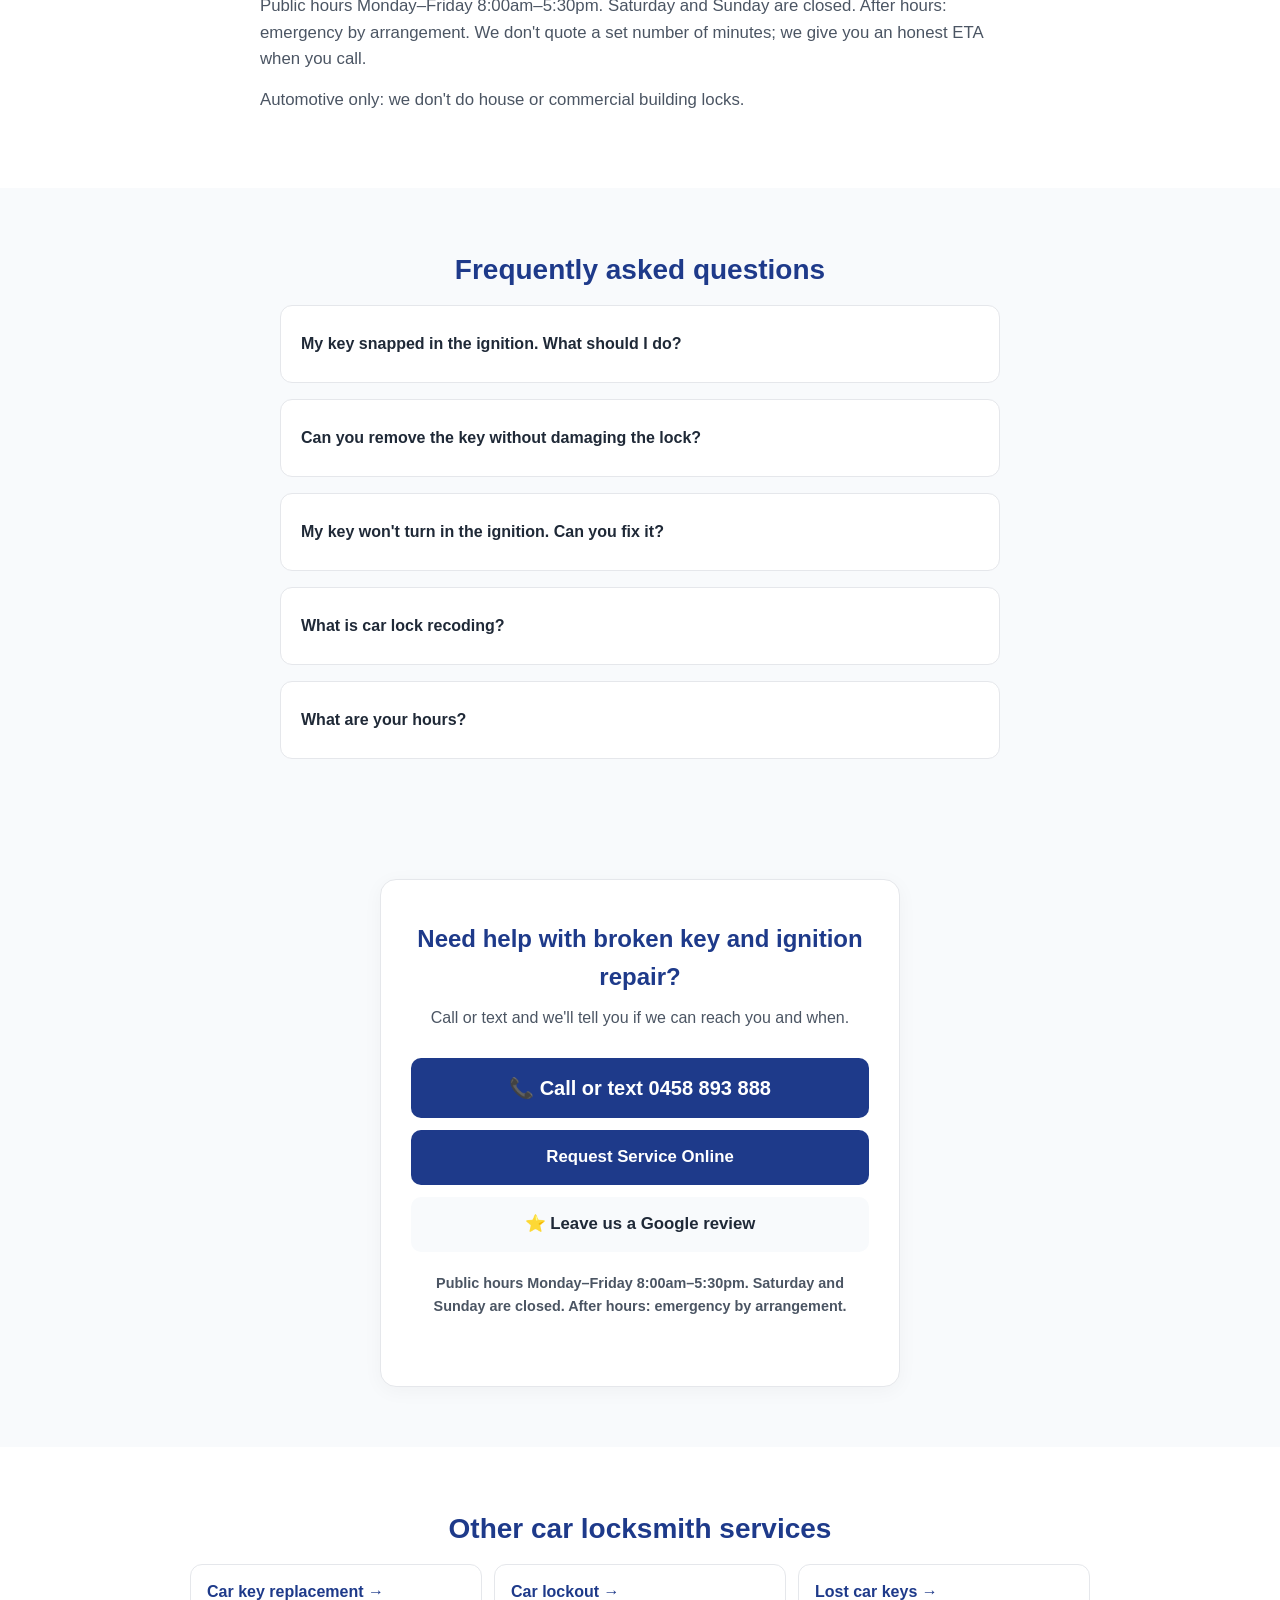
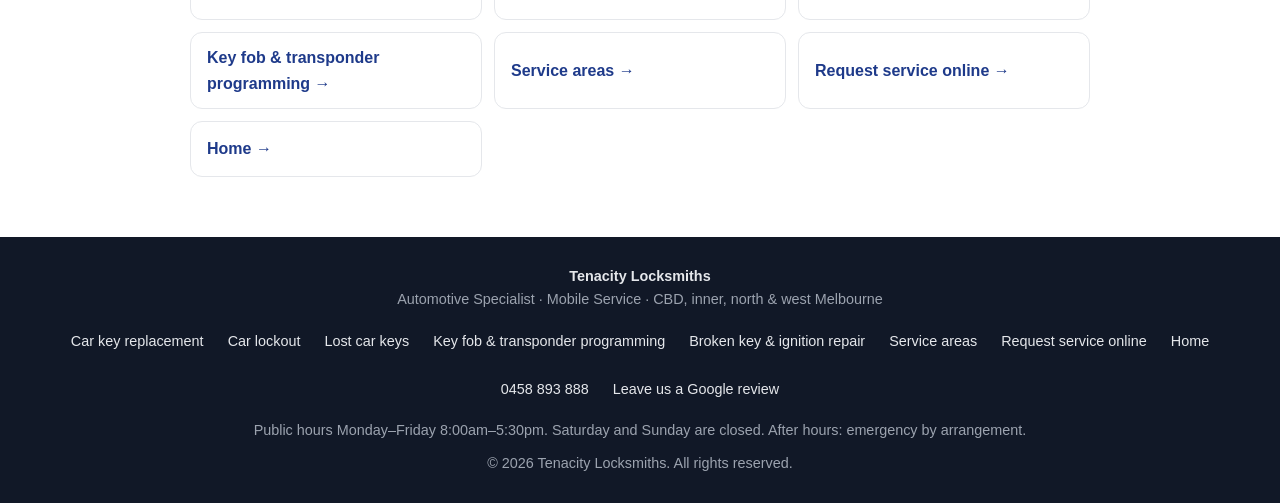
<file: broken-key-ignition-repair/index.html>
<!DOCTYPE html>
<html lang="en-AU">
<head>
  <meta charset="UTF-8" />
  <meta name="viewport" content="width=device-width, initial-scale=1" />
  <title>Broken Key Extraction, Ignition Repair Melbourne | Tenacity</title>
  <meta name="description" content="Key stuck in ignition or snapped? Broken key extraction, ignition repair, car door lock repair and recoding on site. Melbourne CBD and suburbs. 0458 893 888." />
  <meta name="theme-color" content="#1e3a8a" />
  <link rel="canonical" href="https://tenacitylocksmiths.com.au/broken-key-ignition-repair/" />
  <meta property="og:type" content="website" />
  <meta property="og:site_name" content="Tenacity Locksmiths" />
  <meta property="og:title" content="Broken Key Extraction, Ignition Repair Melbourne | Tenacity" />
  <meta property="og:description" content="Key stuck in ignition or snapped? Broken key extraction, ignition repair, car door lock repair and recoding on site. Melbourne CBD and suburbs. 0458 893 888." />
  <meta property="og:url" content="https://tenacitylocksmiths.com.au/broken-key-ignition-repair/" />
  <meta property="og:locale" content="en_AU" />
  <meta name="twitter:card" content="summary" />
  <meta name="twitter:title" content="Broken Key Extraction, Ignition Repair Melbourne | Tenacity" />
  <meta name="twitter:description" content="Key stuck in ignition or snapped? Broken key extraction, ignition repair, car door lock repair and recoding on site. Melbourne CBD and suburbs. 0458 893 888." />
  <link rel="icon" href="/favicon.ico" sizes="any" />
  <style>
    :root {
      --blue: #1e3a8a;
      --blue-dark: #1e3a8a;
      --blue-light: #3b82f6;
      --text: #1f2937;
      --text-light: #4b5563;
      --bg: #f8fafc;
      --white: #ffffff;
      --border: #e5e7eb;
    }

    * {
      margin: 0;
      padding: 0;
      box-sizing: border-box;
    }

    body {
      font-family: -apple-system, BlinkMacSystemFont, "Segoe UI", Roboto, "Helvetica Neue", Arial, sans-serif;
      color: var(--text);
      background: var(--bg);
      line-height: 1.6;
      -webkit-font-smoothing: antialiased;
    }

    a {
      color: inherit;
      text-decoration: none;
    }

    img, svg {
      display: block;
      max-width: 100%;
    }

    /* ========== HEADER ========== */
    header {
      background: var(--white);
      border-bottom: 1px solid var(--border);
      position: sticky;
      top: 0;
      z-index: 100;
      box-shadow: 0 1px 3px rgba(0,0,0,0.05);
    }

    .header-inner {
      max-width: 1100px;
      margin: 0 auto;
      padding: 14px 20px;
      display: flex;
      align-items: center;
      justify-content: space-between;
      gap: 16px;
    }

    .logo-area {
      display: flex;
      align-items: center;
      gap: 12px;
    }

    .logo-img {
      width: 48px;
      height: 48px;
      flex-shrink: 0;
      object-fit: contain;
    }

    .hero-logo-img {
      width: 100px;
      height: 100px;
      margin: 0 auto 20px;
      object-fit: contain;
    }

    .logo-text {
      font-size: 1.15rem;
      font-weight: 700;
      color: var(--blue);
      letter-spacing: 0.3px;
      line-height: 1.2;
    }

    .header-phone {
      background: var(--blue);
      color: white;
      padding: 10px 18px;
      border-radius: 8px;
      font-weight: 600;
      font-size: 1rem;
      white-space: nowrap;
      transition: background 0.2s;
    }

    .header-phone:hover {
      background: #1e40af;
    }

    /* ========== HERO ========== */
    .hero {
      background: linear-gradient(160deg, #1e3a8a 0%, #1e40af 100%);
      color: white;
      padding: 60px 20px 70px;
      text-align: center;
    }

    .hero-inner {
      max-width: 800px;
      margin: 0 auto;
    }

    .hero-logo {
      width: 90px;
      height: 90px;
      margin: 0 auto 20px;
    }

    .hero h1 {
      font-size: clamp(1.8rem, 5vw, 2.6rem);
      font-weight: 700;
      margin-bottom: 10px;
      letter-spacing: 0.5px;
    }

    .hero-tagline {
      font-size: 1.15rem;
      opacity: 0.95;
      margin-bottom: 28px;
      font-weight: 400;
    }

    .hero-phone {
      display: inline-block;
      background: white;
      color: var(--blue);
      font-size: 1.5rem;
      font-weight: 700;
      padding: 14px 32px;
      border-radius: 10px;
      margin-bottom: 12px;
      transition: transform 0.15s, box-shadow 0.15s;
    }

    .hero-phone:hover {
      transform: translateY(-2px);
      box-shadow: 0 8px 20px rgba(0,0,0,0.15);
    }

    .hero-sub {
      font-size: 0.95rem;
      opacity: 0.85;
    }

    /* ========== SECTIONS ========== */
    section {
      padding: 60px 20px;
    }

    .container {
      max-width: 1100px;
      margin: 0 auto;
    }

    .section-title {
      text-align: center;
      font-size: 1.75rem;
      font-weight: 700;
      color: var(--blue);
      margin-bottom: 12px;
    }

    .section-subtitle {
      text-align: center;
      color: var(--text-light);
      max-width: 560px;
      margin: 0 auto 40px;
      font-size: 1.05rem;
    }

    /* ========== SERVICES ========== */
    .services-grid {
      display: grid;
      grid-template-columns: repeat(auto-fit, minmax(260px, 1fr));
      gap: 20px;
    }

    .service-card {
      background: var(--white);
      border: 1px solid var(--border);
      border-radius: 12px;
      padding: 28px 24px;
      transition: box-shadow 0.2s, transform 0.2s;
    }

    .service-card:hover {
      box-shadow: 0 8px 24px rgba(30, 58, 138, 0.1);
      transform: translateY(-3px);
    }

    .service-icon {
      width: 42px;
      height: 42px;
      background: #eff6ff;
      border-radius: 10px;
      display: flex;
      align-items: center;
      justify-content: center;
      margin-bottom: 16px;
      color: var(--blue);
      font-size: 1.3rem;
    }

    .service-card h3 {
      font-size: 1.1rem;
      font-weight: 650;
      margin-bottom: 8px;
      color: var(--text);
    }

    .service-card p {
      font-size: 0.95rem;
      color: var(--text-light);
      line-height: 1.5;
    }

    /* ========== ABOUT ========== */
    .about {
      background: var(--white);
    }

    .about-content {
      max-width: 700px;
      margin: 0 auto;
      text-align: center;
    }

    .about-content p {
      font-size: 1.1rem;
      color: var(--text-light);
      margin-bottom: 16px;
    }

    .about-badges {
      display: flex;
      flex-wrap: wrap;
      justify-content: center;
      gap: 12px;
      margin-top: 28px;
    }

    .badge {
      background: #eff6ff;
      color: var(--blue);
      padding: 8px 16px;
      border-radius: 20px;
      font-size: 0.9rem;
      font-weight: 600;
    }

        /* ========== FAQ ========== */    #faq {      padding: 60px 20px;      background: var(--bg);    }    #faq .faq-list {      max-width: 720px;      margin: 0 auto;      display: grid;      gap: 16px;    }    #faq details {      background: var(--white);      border: 1px solid var(--border);      border-radius: 12px;      padding: 16px 20px;    }    #faq summary {      cursor: pointer;      font-weight: 600;      color: var(--text);      list-style: none;    }    #faq summary::-webkit-details-marker { display: none; }    #faq details p {      margin: 12px 0 0;      color: var(--text-light);      line-height: 1.55;    }    #faq a { color: var(--blue); text-decoration: underline; }    /* ========== CONTACT ========== */
    .contact-box {
      background: var(--white);
      border: 1px solid var(--border);
      border-radius: 16px;
      padding: 40px 30px;
      max-width: 520px;
      margin: 0 auto;
      text-align: center;
      box-shadow: 0 4px 20px rgba(0,0,0,0.04);
    }

    .contact-box h2 {
      font-size: 1.5rem;
      color: var(--blue);
      margin-bottom: 8px;
    }

    .contact-box > p {
      color: var(--text-light);
      margin-bottom: 28px;
    }

    .contact-item {
      display: block;
      padding: 14px 20px;
      margin-bottom: 12px;
      background: var(--bg);
      border-radius: 10px;
      font-weight: 600;
      font-size: 1.05rem;
      transition: background 0.2s;
    }

    .contact-item:hover {
      background: #e0e7ff;
    }

    .contact-item.phone {
      background: var(--blue);
      color: white;
      font-size: 1.25rem;
    }

    .contact-item.phone:hover {
      background: #1e40af;
    }

    .contact-note {
      margin-top: 20px;
      font-size: 0.9rem;
      color: var(--text-light);
    }

    /* ========== FOOTER ========== */
    footer {
      background: #111827;
      color: #9ca3af;
      text-align: center;
      padding: 28px 20px;
      font-size: 0.9rem;
    }

    footer strong {
      color: #e5e7eb;
    }

    /* ========== RESPONSIVE ========== */
    @media (max-width: 600px) {
      .header-inner {
        flex-direction: column;
        gap: 12px;
      }

      .logo-text {
        font-size: 1rem;
      }

      .header-phone {
        width: 100%;
        text-align: center;
      }

      .hero {
        padding: 50px 16px 60px;
      }

      .hero-phone {
        font-size: 1.3rem;
        padding: 12px 24px;
        width: 100%;
        max-width: 320px;
      }

      section {
        padding: 48px 16px;
      }

      .service-card {
        padding: 22px 18px;
      }
    }

    /* ===== Review edits: H1 logo, H4 call bar, H10 nav, H11 cards, H12 areas, H13 tap targets ===== */
    html { scroll-padding-top: 72px; }
    body { padding-top: 56px; padding-top: calc(56px + env(safe-area-inset-top)); }
    .call-bar {
      position: fixed; top: 0; left: 0; right: 0; z-index: 1000;
      display: flex; align-items: center; justify-content: center;
      min-height: 56px; padding: env(safe-area-inset-top) 16px 0;
      background: #1e3a8a; color: #ffffff;
      font-size: 1.15rem; font-weight: 800; letter-spacing: 0.2px;
      text-decoration: none; box-shadow: 0 2px 8px rgba(0,0,0,0.25);
    }
    .call-bar:hover, .call-bar:focus { background: #1e40af; }
    .call-bar:focus-visible { outline: 3px solid #ffffff; outline-offset: -3px; }
    header { position: static; }
    .site-nav { display: flex; flex-wrap: wrap; gap: 4px 6px; justify-content: center; }
    .site-nav a {
      display: inline-flex; align-items: center; min-height: 44px; padding: 0 12px;
      border-radius: 8px; font-weight: 600; color: var(--blue);
    }
    .site-nav a:hover { background: #eff6ff; }
    a.service-card { display: block; color: inherit; }
    .card-more { display: inline-block; margin-top: 10px; font-weight: 600; color: var(--blue); font-size: 0.95rem; }
    .services-more { text-align: center; margin-top: 24px; color: var(--text-light); }
    .services-more a { display: inline-block; padding: 10px 4px; color: var(--blue); font-weight: 600; text-decoration: underline; }
    .areas { background: var(--white); }
    .areas-grid { display: grid; grid-template-columns: repeat(auto-fit, minmax(220px, 1fr)); gap: 16px; max-width: 900px; margin: 0 auto; }
    .area-group { border: 1px solid var(--border); border-radius: 12px; padding: 18px 20px; }
    .area-group h3 { font-size: 1.05rem; color: var(--blue); margin-bottom: 6px; }
    .area-group p { color: var(--text-light); }
    #faq summary { display: flex; align-items: center; min-height: 44px; padding: 8px 0; }
    #faq details p a, .contact-note a, .hero-sub a { display: inline-block; padding: 12px 2px; margin: -12px 0; }
    .footer-links { display: flex; flex-wrap: wrap; justify-content: center; gap: 4px 8px; margin: 8px 0; }
    .footer-links a { display: inline-flex; align-items: center; min-height: 44px; padding: 0 8px; color: #e5e7eb; }
    @media (max-width: 600px) {
      .header-phone { display: none; }
      .site-nav { width: 100%; }
    }
  </style>
  <style>
    /* service-page additions (same palette as home) */
    .hero-intro { font-size: 1.1rem; opacity: 0.95; margin: 0 auto 24px; max-width: 640px; }
    .content { max-width: 760px; margin: 0 auto; }
    .content h2 { color: var(--blue); font-size: 1.5rem; margin: 0 0 12px; }
    .content p { color: var(--text-light); margin-bottom: 14px; font-size: 1.05rem; }
    .content ul { margin: 0 0 14px 20px; color: var(--text-light); font-size: 1.05rem; }
    .content li { margin-bottom: 6px; }
    .link-grid { display: grid; grid-template-columns: repeat(auto-fit, minmax(220px, 1fr)); gap: 12px; max-width: 900px; margin: 0 auto; }
    .link-grid a { display: flex; align-items: center; min-height: 56px; padding: 12px 16px; border: 1px solid var(--border); border-radius: 12px; background: var(--white); color: var(--blue); font-weight: 600; }
    .link-grid a:hover { background: #eff6ff; }
    .cta-band { text-align: center; }
  </style>
</head>
<body>
  <a class="call-bar" href="tel:+61458893888">Call or text 0458 893 888</a>
  <header>
    <div class="header-inner">
      <a href="/" class="logo-area" aria-label="Tenacity Locksmiths – home">
        <img src="/logo.jpg" width="48" height="48" alt="Tenacity Locksmiths logo" class="logo-img" />
        <div class="logo-text">TENACITY<br>LOCKSMITHS</div>
      </a>
      <nav class="site-nav" aria-label="Main">
        <a href="/#services">Services</a>
        <a href="/service-areas/">Areas</a>
        <a href="#faq">FAQ</a>
        <a href="/request/">Request</a>
      </nav>
      <a href="tel:+61458893888" class="header-phone">0458 893 888</a>
    </div>
  </header>

  <section class="hero">
    <div class="hero-inner">
      <img src="/logo.jpg" width="100" height="100" alt="Tenacity Locksmiths logo" class="hero-logo-img" />
      <h1>Broken Key Extraction and Ignition Repair in Melbourne</h1>
      <p class="hero-intro">Key stuck in the ignition or snapped in the door? Tenacity Locksmiths removes broken keys without damaging the lock and handles ignition repair and car door lock repair at your car. We cover the Melbourne CBD and inner, northern and western suburbs.</p>
      <a href="tel:+61458893888" class="hero-phone">Call or text 0458 893 888</a>
      <p style="margin: 16px 0 8px;">
        <a href="/request/" style="display:inline-block; background:#ffffff; color:#1e3a8a; font-weight:700; padding:12px 28px; border-radius:10px; text-decoration:none; font-size:1.05rem;">Request Service Online</a>
      </p>
      <p class="hero-sub">Public hours Monday–Friday 8:00am–5:30pm. Saturday and Sunday are closed. After hours: emergency by arrangement.</p>
    </div>
  </section>

  <section id="services">
    <div class="container">
      <h2 class="section-title">Broken key, ignition and car door lock repairs</h2>
      <div class="services-grid">
        <div class="service-card"><h3>Snapped key</h3><p>Broken key pieces removed from the ignition, door or boot lock.</p></div>
        <div class="service-card"><h3>Damage-free extraction</h3><p>Specialist extraction tools used to protect the lock.</p></div>
        <div class="service-card"><h3>Ignition lock repair</h3><p>Ignitions that are stiff, jammed or won&#x27;t turn repaired or replaced.</p></div>
        <div class="service-card"><h3>Door and boot lock repair</h3><p>Car door and boot locks repaired so they work with your key again.</p></div>
        <div class="service-card"><h3>Car lock recoding</h3><p>Car door, boot and ignition locks recoded after key loss or when you buy a used car.</p></div>
        <div class="service-card"><h3>New key cut to code</h3><p>If the key broke, we can cut a replacement to code at the same visit.</p></div>
      </div>
    </div>
  </section>

  <section class="about" id="how">
    <div class="container">
      <div class="content">
      <h2>How it works and response times</h2>
      <p>Don't keep forcing the key; it can damage the lock further. Tell us the make, model and year and what's happened. During public hours we'll give you an ETA on the phone based on your location.</p>
      <p>Public hours Monday–Friday 8:00am–5:30pm. Saturday and Sunday are closed. After hours: emergency by arrangement. We don't quote a set number of minutes; we give you an honest ETA when you call.</p>
      <p>Automotive only: we don't do house or commercial building locks.</p>
      </div>
    </div>
  </section>

  <section id="faq">
    <div class="container">
      <h2 class="section-title">Frequently asked questions</h2>
      <div class="faq-list">
        <details><summary>My key snapped in the ignition. What should I do?</summary><p>Leave the broken piece where it is and call us. Trying to dig it out can push it further in.</p></details>
        <details><summary>Can you remove the key without damaging the lock?</summary><p>In most cases, yes. We use extraction tools designed to remove the piece without damaging the lock.</p></details>
        <details><summary>My key won&#x27;t turn in the ignition. Can you fix it?</summary><p>Often. We work out whether it&#x27;s the key or the ignition lock and repair or replace whichever has failed.</p></details>
        <details><summary>What is car lock recoding?</summary><p>Changing a car lock so it works with a different key, for example after a key is lost or when you buy a used car.</p></details>
        <details><summary>What are your hours?</summary><p>Public hours Monday–Friday 8:00am–5:30pm. Saturday and Sunday are closed. After hours: emergency by arrangement.</p></details>
      </div>
    </div>
  </section>

  <section id="contact" class="cta-band">
    <div class="container">
      <div class="contact-box">
        <h2>Need help with broken key and ignition repair?</h2>
        <p>Call or text and we'll tell you if we can reach you and when.</p>
        <a href="tel:+61458893888" class="contact-item phone">📞 Call or text 0458 893 888</a>
        <a href="/request/" class="contact-item" style="background:#1e3a8a; color:white; margin-top:10px;">Request Service Online</a>
        <a href="https://g.page/r/CcKMGd-RK_UQEAI/review" class="contact-item" target="_blank" rel="noopener">⭐ Leave us a Google review</a>
        <p class="contact-note"><strong>Public hours Monday–Friday 8:00am–5:30pm. Saturday and Sunday are closed. After hours: emergency by arrangement.</strong></p>
      </div>
    </div>
  </section>

  <section id="more" class="areas">
    <div class="container">
      <h2 class="section-title">Other car locksmith services</h2>
      <nav class="link-grid" aria-label="Other services">
        <a href="/car-key-replacement/">Car key replacement →</a>
        <a href="/car-lockout/">Car lockout →</a>
        <a href="/lost-car-keys/">Lost car keys →</a>
        <a href="/key-fob-transponder-programming/">Key fob &amp; transponder programming →</a>
        <a href="/service-areas/">Service areas →</a>
        <a href="/request/">Request service online →</a>
        <a href="/">Home →</a>
      </nav>
    </div>
  </section>

  <footer>
    <p><strong>Tenacity Locksmiths</strong></p>
    <p>Automotive Specialist · Mobile Service · CBD, inner, north &amp; west Melbourne</p>
    <nav class="footer-links" aria-label="Footer">
      <a href="/car-key-replacement/">Car key replacement</a>
      <a href="/car-lockout/">Car lockout</a>
      <a href="/lost-car-keys/">Lost car keys</a>
      <a href="/key-fob-transponder-programming/">Key fob &amp; transponder programming</a>
      <a href="/broken-key-ignition-repair/">Broken key &amp; ignition repair</a>
      <a href="/service-areas/">Service areas</a>
      <a href="/request/">Request service online</a>
      <a href="/">Home</a>
      <a href="tel:+61458893888">0458 893 888</a>
      <a href="https://g.page/r/CcKMGd-RK_UQEAI/review" target="_blank" rel="noopener">Leave us a Google review</a>
    </nav>
    <p>Public hours Monday–Friday 8:00am–5:30pm. Saturday and Sunday are closed. After hours: emergency by arrangement.</p>
    <p style="margin-top: 10px;">© 2026 Tenacity Locksmiths. All rights reserved.</p>
  </footer>
<script type="application/ld+json">
{
  "@context": "https://schema.org",
  "@graph": [
    {
      "@type": "Locksmith",
      "@id": "https://tenacitylocksmiths.com.au/#business",
      "name": "Tenacity Locksmiths",
      "url": "https://tenacitylocksmiths.com.au/",
      "telephone": "+61458893888",
      "email": "tenacitylocksmiths@gmail.com",
      "logo": "https://tenacitylocksmiths.com.au/logo.jpg",
      "image": "https://tenacitylocksmiths.com.au/logo.jpg",
      "sameAs": [
        "https://g.page/r/CcKMGd-RK_UQEAI/review"
      ],
      "areaServed": [
        {
          "@type": "Place",
          "name": "Melbourne CBD, VIC, Australia"
        },
        {
          "@type": "Place",
          "name": "Melton, VIC, Australia"
        },
        {
          "@type": "Place",
          "name": "Altona, VIC, Australia"
        },
        {
          "@type": "Place",
          "name": "Coburg, VIC, Australia"
        },
        {
          "@type": "Place",
          "name": "Epping, VIC, Australia"
        },
        {
          "@type": "Place",
          "name": "Carlton, VIC, Australia"
        },
        {
          "@type": "Place",
          "name": "Fitzroy, VIC, Australia"
        },
        {
          "@type": "Place",
          "name": "Prahran, VIC, Australia"
        },
        {
          "@type": "Place",
          "name": "Essendon, VIC, Australia"
        },
        {
          "@type": "Place",
          "name": "Richmond, VIC, Australia"
        },
        {
          "@type": "Place",
          "name": "St Kilda, VIC, Australia"
        },
        {
          "@type": "Place",
          "name": "Sunshine, VIC, Australia"
        },
        {
          "@type": "Place",
          "name": "Brunswick, VIC, Australia"
        },
        {
          "@type": "Place",
          "name": "Footscray, VIC, Australia"
        },
        {
          "@type": "Place",
          "name": "Northcote, VIC, Australia"
        },
        {
          "@type": "Place",
          "name": "Flemington, VIC, Australia"
        },
        {
          "@type": "Place",
          "name": "South Yarra, VIC, Australia"
        },
        {
          "@type": "Place",
          "name": "Moonee Ponds, VIC, Australia"
        },
        {
          "@type": "Place",
          "name": "South Morang, VIC, Australia"
        },
        {
          "@type": "Place",
          "name": "Port Melbourne, VIC, Australia"
        }
      ],
      "openingHoursSpecification": [
        {
          "@type": "OpeningHoursSpecification",
          "dayOfWeek": [
            "Monday",
            "Tuesday",
            "Wednesday",
            "Thursday",
            "Friday"
          ],
          "opens": "08:00",
          "closes": "17:30"
        }
      ]
    },
    {
      "@type": "Service",
      "@id": "https://tenacitylocksmiths.com.au/broken-key-ignition-repair/#service",
      "name": "Broken key extraction and ignition repair",
      "serviceType": "Automotive locksmith",
      "url": "https://tenacitylocksmiths.com.au/broken-key-ignition-repair/",
      "provider": {
        "@id": "https://tenacitylocksmiths.com.au/#business"
      },
      "areaServed": [
        {
          "@type": "Place",
          "name": "Melbourne CBD, VIC, Australia"
        },
        {
          "@type": "Place",
          "name": "Melton, VIC, Australia"
        },
        {
          "@type": "Place",
          "name": "Altona, VIC, Australia"
        },
        {
          "@type": "Place",
          "name": "Coburg, VIC, Australia"
        },
        {
          "@type": "Place",
          "name": "Epping, VIC, Australia"
        },
        {
          "@type": "Place",
          "name": "Carlton, VIC, Australia"
        },
        {
          "@type": "Place",
          "name": "Fitzroy, VIC, Australia"
        },
        {
          "@type": "Place",
          "name": "Prahran, VIC, Australia"
        },
        {
          "@type": "Place",
          "name": "Essendon, VIC, Australia"
        },
        {
          "@type": "Place",
          "name": "Richmond, VIC, Australia"
        },
        {
          "@type": "Place",
          "name": "St Kilda, VIC, Australia"
        },
        {
          "@type": "Place",
          "name": "Sunshine, VIC, Australia"
        },
        {
          "@type": "Place",
          "name": "Brunswick, VIC, Australia"
        },
        {
          "@type": "Place",
          "name": "Footscray, VIC, Australia"
        },
        {
          "@type": "Place",
          "name": "Northcote, VIC, Australia"
        },
        {
          "@type": "Place",
          "name": "Flemington, VIC, Australia"
        },
        {
          "@type": "Place",
          "name": "South Yarra, VIC, Australia"
        },
        {
          "@type": "Place",
          "name": "Moonee Ponds, VIC, Australia"
        },
        {
          "@type": "Place",
          "name": "South Morang, VIC, Australia"
        },
        {
          "@type": "Place",
          "name": "Port Melbourne, VIC, Australia"
        }
      ],
      "description": "Key snapped or stuck in the ignition or door? Tenacity Locksmiths removes broken keys without damaging the lock and repairs ignition and door locks at your car."
    },
    {
      "@type": "FAQPage",
      "@id": "https://tenacitylocksmiths.com.au/broken-key-ignition-repair/#faq",
      "mainEntity": [
        {
          "@type": "Question",
          "name": "My key snapped in the ignition. What should I do?",
          "acceptedAnswer": {
            "@type": "Answer",
            "text": "Leave the broken piece where it is and call us. Trying to dig it out can push it further in."
          }
        },
        {
          "@type": "Question",
          "name": "Can you remove the key without damaging the lock?",
          "acceptedAnswer": {
            "@type": "Answer",
            "text": "In most cases, yes. We use extraction tools designed to remove the piece without damaging the lock."
          }
        },
        {
          "@type": "Question",
          "name": "My key won't turn in the ignition. Can you fix it?",
          "acceptedAnswer": {
            "@type": "Answer",
            "text": "Often. We work out whether it's the key or the ignition lock and repair or replace whichever has failed."
          }
        },
        {
          "@type": "Question",
          "name": "What is car lock recoding?",
          "acceptedAnswer": {
            "@type": "Answer",
            "text": "Changing a car lock so it works with a different key, for example after a key is lost or when you buy a used car."
          }
        },
        {
          "@type": "Question",
          "name": "What are your hours?",
          "acceptedAnswer": {
            "@type": "Answer",
            "text": "Public hours Monday–Friday 8:00am–5:30pm. Saturday and Sunday are closed. After hours: emergency by arrangement."
          }
        }
      ]
    }
  ]
}
</script>
</body>
</html>
</file>
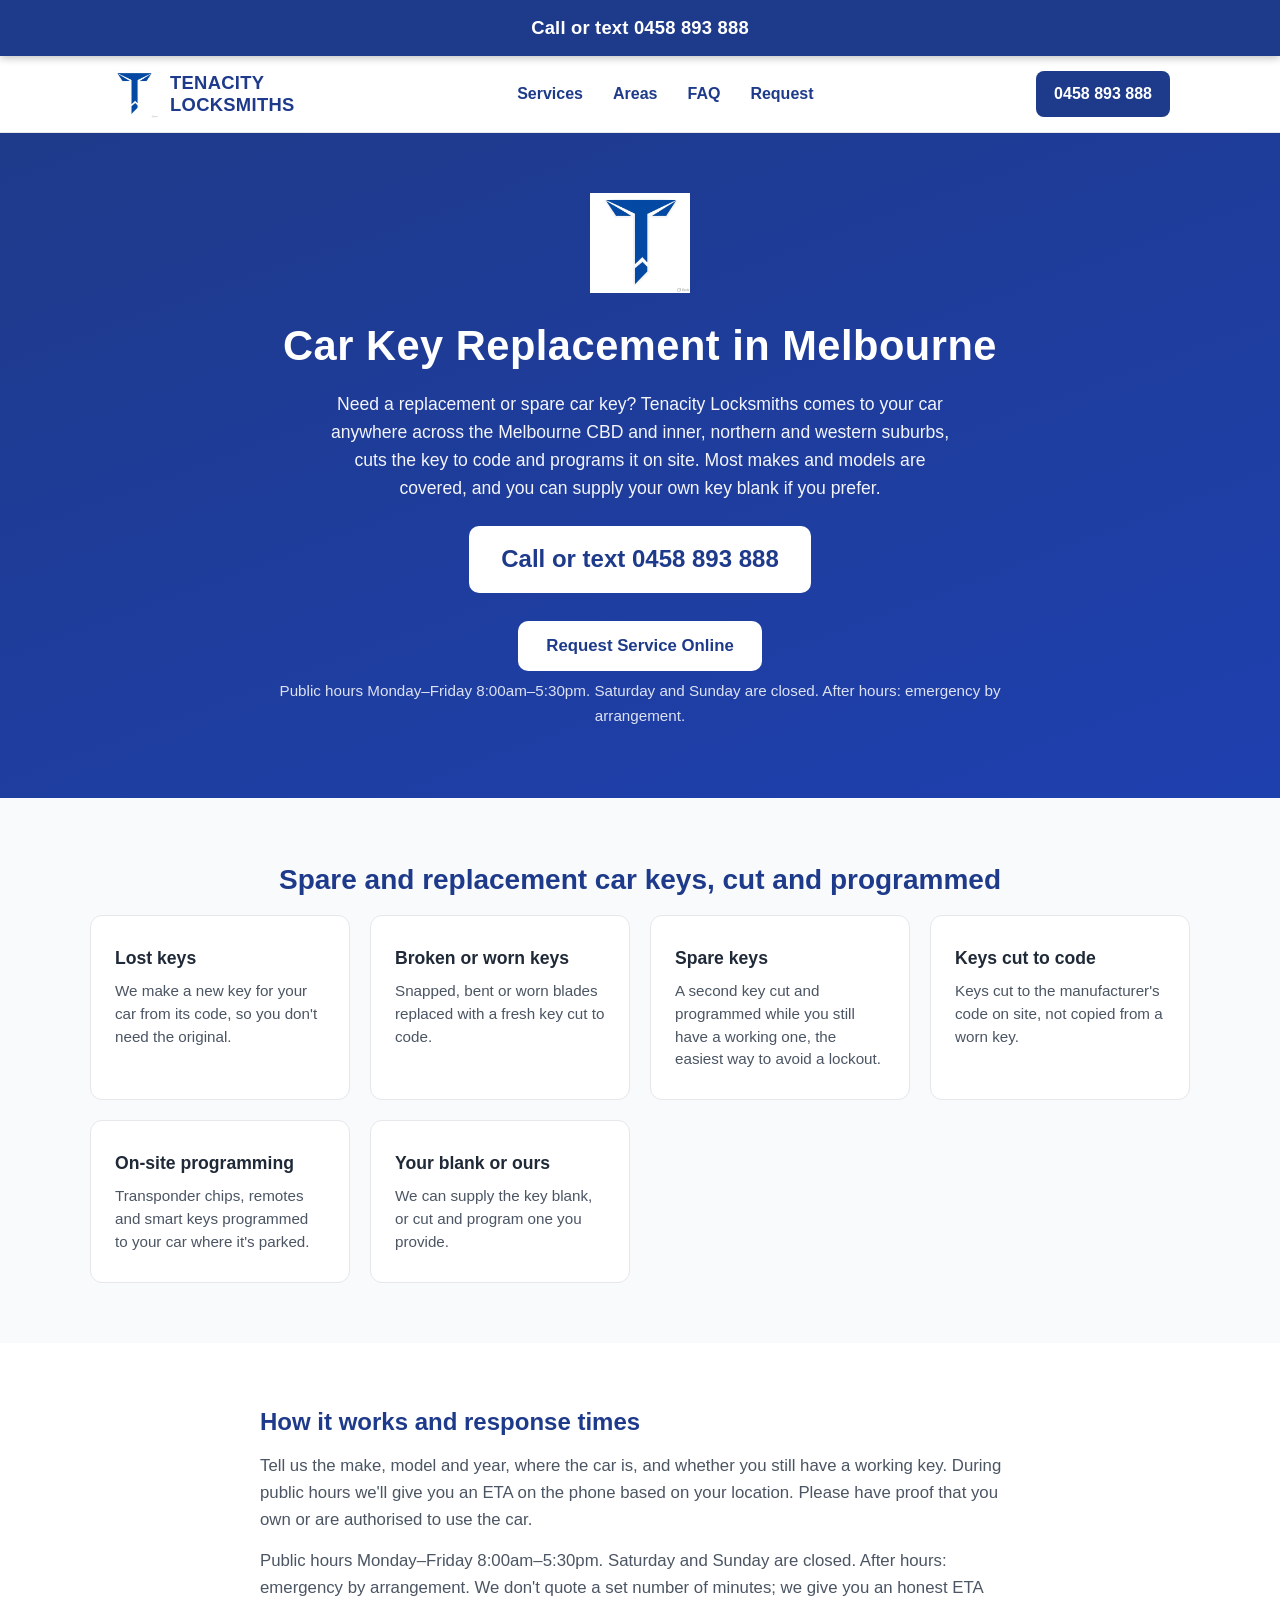
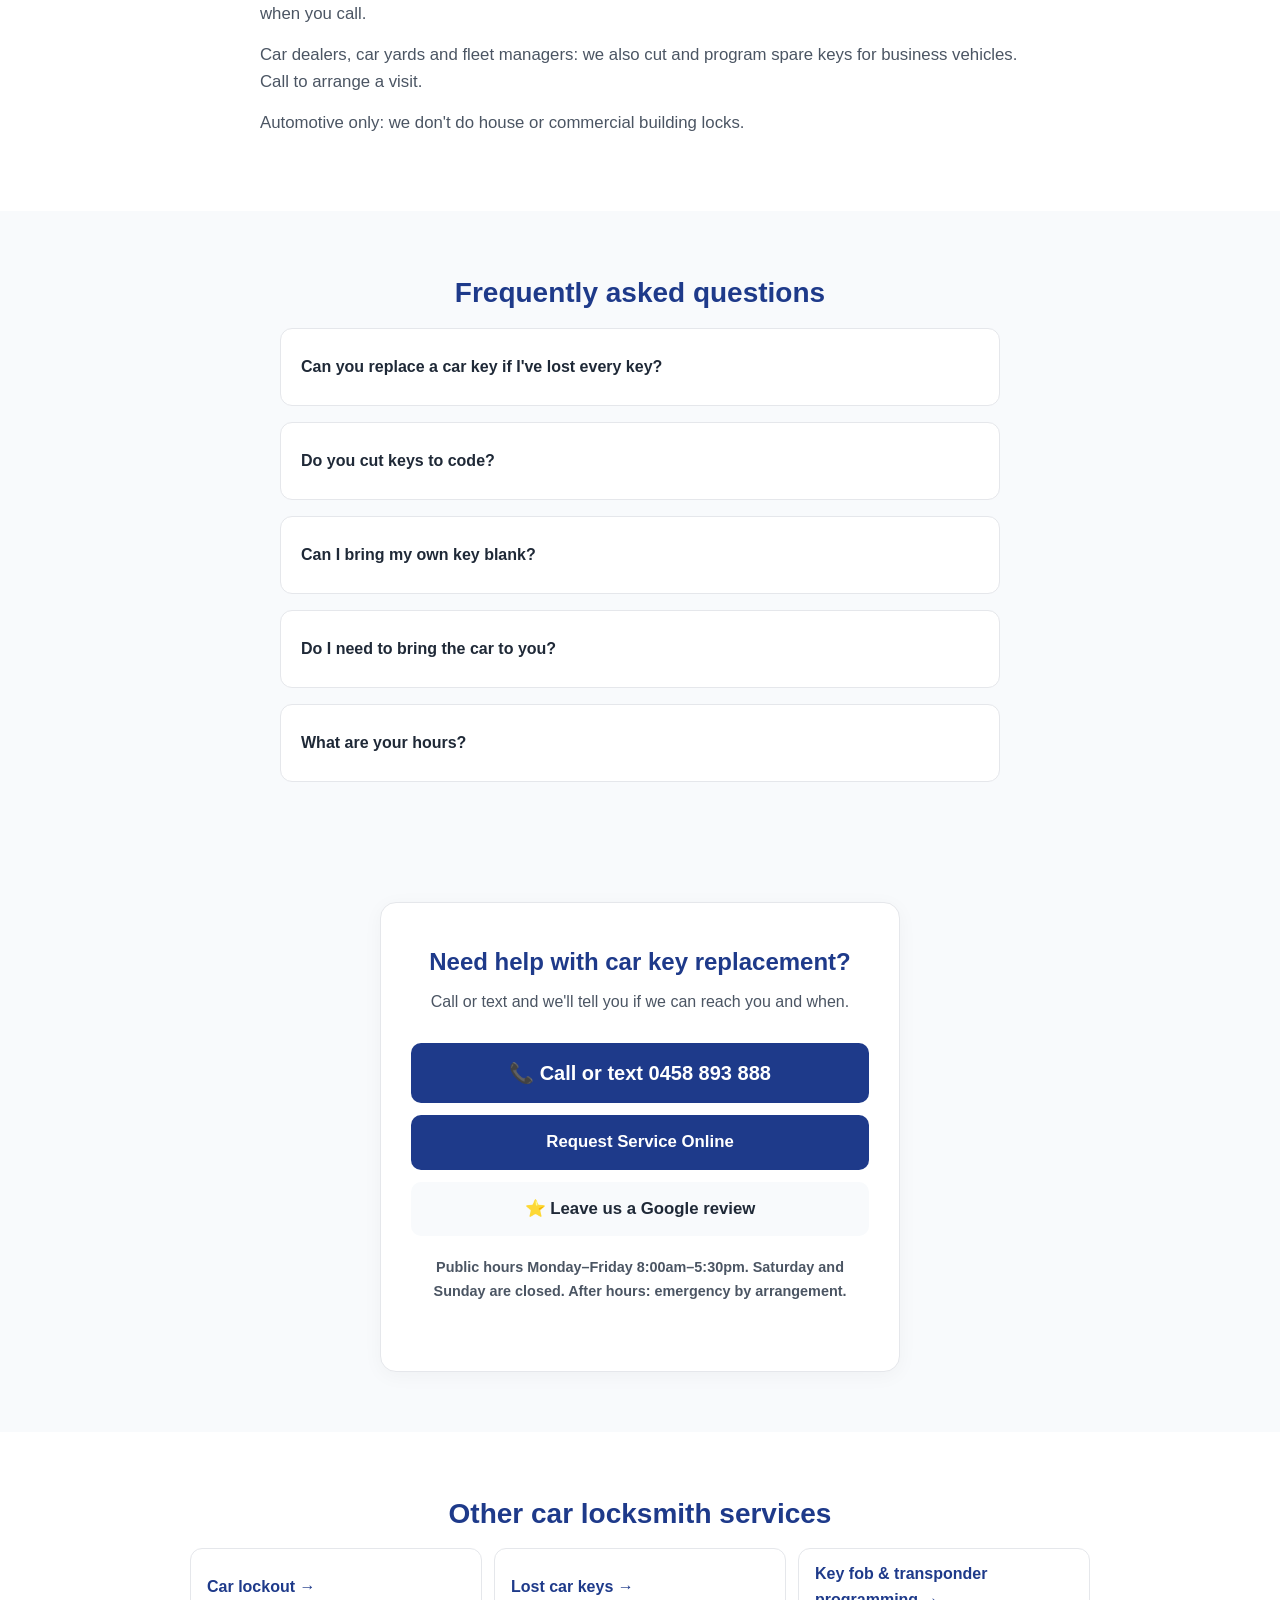
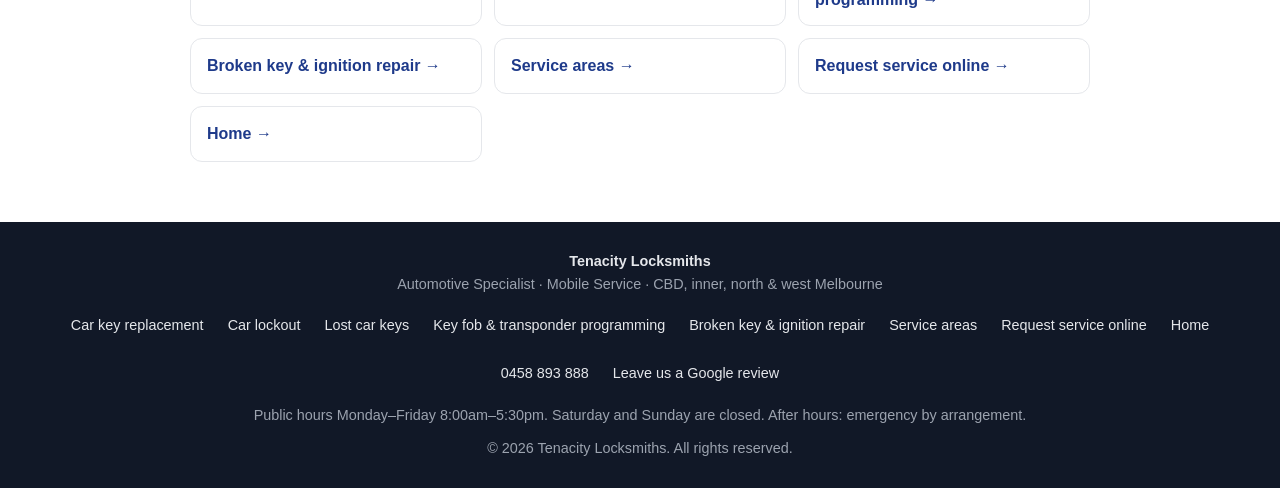
<file: car-key-replacement/index.html>
<!DOCTYPE html>
<html lang="en-AU">
<head>
  <meta charset="UTF-8" />
  <meta name="viewport" content="width=device-width, initial-scale=1" />
  <title>Car Key Replacement Melbourne | Keys Cut to Code | Tenacity</title>
  <meta name="description" content="Car key replacement at your car: spare, lost or broken keys cut to code and programmed on site. Melbourne CBD, inner north and west. Call 0458 893 888." />
  <meta name="theme-color" content="#1e3a8a" />
  <link rel="canonical" href="https://tenacitylocksmiths.com.au/car-key-replacement/" />
  <meta property="og:type" content="website" />
  <meta property="og:site_name" content="Tenacity Locksmiths" />
  <meta property="og:title" content="Car Key Replacement Melbourne | Keys Cut to Code | Tenacity" />
  <meta property="og:description" content="Car key replacement at your car: spare, lost or broken keys cut to code and programmed on site. Melbourne CBD, inner north and west. Call 0458 893 888." />
  <meta property="og:url" content="https://tenacitylocksmiths.com.au/car-key-replacement/" />
  <meta property="og:locale" content="en_AU" />
  <meta name="twitter:card" content="summary" />
  <meta name="twitter:title" content="Car Key Replacement Melbourne | Keys Cut to Code | Tenacity" />
  <meta name="twitter:description" content="Car key replacement at your car: spare, lost or broken keys cut to code and programmed on site. Melbourne CBD, inner north and west. Call 0458 893 888." />
  <link rel="icon" href="/favicon.ico" sizes="any" />
  <style>
    :root {
      --blue: #1e3a8a;
      --blue-dark: #1e3a8a;
      --blue-light: #3b82f6;
      --text: #1f2937;
      --text-light: #4b5563;
      --bg: #f8fafc;
      --white: #ffffff;
      --border: #e5e7eb;
    }

    * {
      margin: 0;
      padding: 0;
      box-sizing: border-box;
    }

    body {
      font-family: -apple-system, BlinkMacSystemFont, "Segoe UI", Roboto, "Helvetica Neue", Arial, sans-serif;
      color: var(--text);
      background: var(--bg);
      line-height: 1.6;
      -webkit-font-smoothing: antialiased;
    }

    a {
      color: inherit;
      text-decoration: none;
    }

    img, svg {
      display: block;
      max-width: 100%;
    }

    /* ========== HEADER ========== */
    header {
      background: var(--white);
      border-bottom: 1px solid var(--border);
      position: sticky;
      top: 0;
      z-index: 100;
      box-shadow: 0 1px 3px rgba(0,0,0,0.05);
    }

    .header-inner {
      max-width: 1100px;
      margin: 0 auto;
      padding: 14px 20px;
      display: flex;
      align-items: center;
      justify-content: space-between;
      gap: 16px;
    }

    .logo-area {
      display: flex;
      align-items: center;
      gap: 12px;
    }

    .logo-img {
      width: 48px;
      height: 48px;
      flex-shrink: 0;
      object-fit: contain;
    }

    .hero-logo-img {
      width: 100px;
      height: 100px;
      margin: 0 auto 20px;
      object-fit: contain;
    }

    .logo-text {
      font-size: 1.15rem;
      font-weight: 700;
      color: var(--blue);
      letter-spacing: 0.3px;
      line-height: 1.2;
    }

    .header-phone {
      background: var(--blue);
      color: white;
      padding: 10px 18px;
      border-radius: 8px;
      font-weight: 600;
      font-size: 1rem;
      white-space: nowrap;
      transition: background 0.2s;
    }

    .header-phone:hover {
      background: #1e40af;
    }

    /* ========== HERO ========== */
    .hero {
      background: linear-gradient(160deg, #1e3a8a 0%, #1e40af 100%);
      color: white;
      padding: 60px 20px 70px;
      text-align: center;
    }

    .hero-inner {
      max-width: 800px;
      margin: 0 auto;
    }

    .hero-logo {
      width: 90px;
      height: 90px;
      margin: 0 auto 20px;
    }

    .hero h1 {
      font-size: clamp(1.8rem, 5vw, 2.6rem);
      font-weight: 700;
      margin-bottom: 10px;
      letter-spacing: 0.5px;
    }

    .hero-tagline {
      font-size: 1.15rem;
      opacity: 0.95;
      margin-bottom: 28px;
      font-weight: 400;
    }

    .hero-phone {
      display: inline-block;
      background: white;
      color: var(--blue);
      font-size: 1.5rem;
      font-weight: 700;
      padding: 14px 32px;
      border-radius: 10px;
      margin-bottom: 12px;
      transition: transform 0.15s, box-shadow 0.15s;
    }

    .hero-phone:hover {
      transform: translateY(-2px);
      box-shadow: 0 8px 20px rgba(0,0,0,0.15);
    }

    .hero-sub {
      font-size: 0.95rem;
      opacity: 0.85;
    }

    /* ========== SECTIONS ========== */
    section {
      padding: 60px 20px;
    }

    .container {
      max-width: 1100px;
      margin: 0 auto;
    }

    .section-title {
      text-align: center;
      font-size: 1.75rem;
      font-weight: 700;
      color: var(--blue);
      margin-bottom: 12px;
    }

    .section-subtitle {
      text-align: center;
      color: var(--text-light);
      max-width: 560px;
      margin: 0 auto 40px;
      font-size: 1.05rem;
    }

    /* ========== SERVICES ========== */
    .services-grid {
      display: grid;
      grid-template-columns: repeat(auto-fit, minmax(260px, 1fr));
      gap: 20px;
    }

    .service-card {
      background: var(--white);
      border: 1px solid var(--border);
      border-radius: 12px;
      padding: 28px 24px;
      transition: box-shadow 0.2s, transform 0.2s;
    }

    .service-card:hover {
      box-shadow: 0 8px 24px rgba(30, 58, 138, 0.1);
      transform: translateY(-3px);
    }

    .service-icon {
      width: 42px;
      height: 42px;
      background: #eff6ff;
      border-radius: 10px;
      display: flex;
      align-items: center;
      justify-content: center;
      margin-bottom: 16px;
      color: var(--blue);
      font-size: 1.3rem;
    }

    .service-card h3 {
      font-size: 1.1rem;
      font-weight: 650;
      margin-bottom: 8px;
      color: var(--text);
    }

    .service-card p {
      font-size: 0.95rem;
      color: var(--text-light);
      line-height: 1.5;
    }

    /* ========== ABOUT ========== */
    .about {
      background: var(--white);
    }

    .about-content {
      max-width: 700px;
      margin: 0 auto;
      text-align: center;
    }

    .about-content p {
      font-size: 1.1rem;
      color: var(--text-light);
      margin-bottom: 16px;
    }

    .about-badges {
      display: flex;
      flex-wrap: wrap;
      justify-content: center;
      gap: 12px;
      margin-top: 28px;
    }

    .badge {
      background: #eff6ff;
      color: var(--blue);
      padding: 8px 16px;
      border-radius: 20px;
      font-size: 0.9rem;
      font-weight: 600;
    }

        /* ========== FAQ ========== */    #faq {      padding: 60px 20px;      background: var(--bg);    }    #faq .faq-list {      max-width: 720px;      margin: 0 auto;      display: grid;      gap: 16px;    }    #faq details {      background: var(--white);      border: 1px solid var(--border);      border-radius: 12px;      padding: 16px 20px;    }    #faq summary {      cursor: pointer;      font-weight: 600;      color: var(--text);      list-style: none;    }    #faq summary::-webkit-details-marker { display: none; }    #faq details p {      margin: 12px 0 0;      color: var(--text-light);      line-height: 1.55;    }    #faq a { color: var(--blue); text-decoration: underline; }    /* ========== CONTACT ========== */
    .contact-box {
      background: var(--white);
      border: 1px solid var(--border);
      border-radius: 16px;
      padding: 40px 30px;
      max-width: 520px;
      margin: 0 auto;
      text-align: center;
      box-shadow: 0 4px 20px rgba(0,0,0,0.04);
    }

    .contact-box h2 {
      font-size: 1.5rem;
      color: var(--blue);
      margin-bottom: 8px;
    }

    .contact-box > p {
      color: var(--text-light);
      margin-bottom: 28px;
    }

    .contact-item {
      display: block;
      padding: 14px 20px;
      margin-bottom: 12px;
      background: var(--bg);
      border-radius: 10px;
      font-weight: 600;
      font-size: 1.05rem;
      transition: background 0.2s;
    }

    .contact-item:hover {
      background: #e0e7ff;
    }

    .contact-item.phone {
      background: var(--blue);
      color: white;
      font-size: 1.25rem;
    }

    .contact-item.phone:hover {
      background: #1e40af;
    }

    .contact-note {
      margin-top: 20px;
      font-size: 0.9rem;
      color: var(--text-light);
    }

    /* ========== FOOTER ========== */
    footer {
      background: #111827;
      color: #9ca3af;
      text-align: center;
      padding: 28px 20px;
      font-size: 0.9rem;
    }

    footer strong {
      color: #e5e7eb;
    }

    /* ========== RESPONSIVE ========== */
    @media (max-width: 600px) {
      .header-inner {
        flex-direction: column;
        gap: 12px;
      }

      .logo-text {
        font-size: 1rem;
      }

      .header-phone {
        width: 100%;
        text-align: center;
      }

      .hero {
        padding: 50px 16px 60px;
      }

      .hero-phone {
        font-size: 1.3rem;
        padding: 12px 24px;
        width: 100%;
        max-width: 320px;
      }

      section {
        padding: 48px 16px;
      }

      .service-card {
        padding: 22px 18px;
      }
    }

    /* ===== Review edits: H1 logo, H4 call bar, H10 nav, H11 cards, H12 areas, H13 tap targets ===== */
    html { scroll-padding-top: 72px; }
    body { padding-top: 56px; padding-top: calc(56px + env(safe-area-inset-top)); }
    .call-bar {
      position: fixed; top: 0; left: 0; right: 0; z-index: 1000;
      display: flex; align-items: center; justify-content: center;
      min-height: 56px; padding: env(safe-area-inset-top) 16px 0;
      background: #1e3a8a; color: #ffffff;
      font-size: 1.15rem; font-weight: 800; letter-spacing: 0.2px;
      text-decoration: none; box-shadow: 0 2px 8px rgba(0,0,0,0.25);
    }
    .call-bar:hover, .call-bar:focus { background: #1e40af; }
    .call-bar:focus-visible { outline: 3px solid #ffffff; outline-offset: -3px; }
    header { position: static; }
    .site-nav { display: flex; flex-wrap: wrap; gap: 4px 6px; justify-content: center; }
    .site-nav a {
      display: inline-flex; align-items: center; min-height: 44px; padding: 0 12px;
      border-radius: 8px; font-weight: 600; color: var(--blue);
    }
    .site-nav a:hover { background: #eff6ff; }
    a.service-card { display: block; color: inherit; }
    .card-more { display: inline-block; margin-top: 10px; font-weight: 600; color: var(--blue); font-size: 0.95rem; }
    .services-more { text-align: center; margin-top: 24px; color: var(--text-light); }
    .services-more a { display: inline-block; padding: 10px 4px; color: var(--blue); font-weight: 600; text-decoration: underline; }
    .areas { background: var(--white); }
    .areas-grid { display: grid; grid-template-columns: repeat(auto-fit, minmax(220px, 1fr)); gap: 16px; max-width: 900px; margin: 0 auto; }
    .area-group { border: 1px solid var(--border); border-radius: 12px; padding: 18px 20px; }
    .area-group h3 { font-size: 1.05rem; color: var(--blue); margin-bottom: 6px; }
    .area-group p { color: var(--text-light); }
    #faq summary { display: flex; align-items: center; min-height: 44px; padding: 8px 0; }
    #faq details p a, .contact-note a, .hero-sub a { display: inline-block; padding: 12px 2px; margin: -12px 0; }
    .footer-links { display: flex; flex-wrap: wrap; justify-content: center; gap: 4px 8px; margin: 8px 0; }
    .footer-links a { display: inline-flex; align-items: center; min-height: 44px; padding: 0 8px; color: #e5e7eb; }
    @media (max-width: 600px) {
      .header-phone { display: none; }
      .site-nav { width: 100%; }
    }
  </style>
  <style>
    /* service-page additions (same palette as home) */
    .hero-intro { font-size: 1.1rem; opacity: 0.95; margin: 0 auto 24px; max-width: 640px; }
    .content { max-width: 760px; margin: 0 auto; }
    .content h2 { color: var(--blue); font-size: 1.5rem; margin: 0 0 12px; }
    .content p { color: var(--text-light); margin-bottom: 14px; font-size: 1.05rem; }
    .content ul { margin: 0 0 14px 20px; color: var(--text-light); font-size: 1.05rem; }
    .content li { margin-bottom: 6px; }
    .link-grid { display: grid; grid-template-columns: repeat(auto-fit, minmax(220px, 1fr)); gap: 12px; max-width: 900px; margin: 0 auto; }
    .link-grid a { display: flex; align-items: center; min-height: 56px; padding: 12px 16px; border: 1px solid var(--border); border-radius: 12px; background: var(--white); color: var(--blue); font-weight: 600; }
    .link-grid a:hover { background: #eff6ff; }
    .cta-band { text-align: center; }
  </style>
</head>
<body>
  <a class="call-bar" href="tel:+61458893888">Call or text 0458 893 888</a>
  <header>
    <div class="header-inner">
      <a href="/" class="logo-area" aria-label="Tenacity Locksmiths – home">
        <img src="/logo.jpg" width="48" height="48" alt="Tenacity Locksmiths logo" class="logo-img" />
        <div class="logo-text">TENACITY<br>LOCKSMITHS</div>
      </a>
      <nav class="site-nav" aria-label="Main">
        <a href="/#services">Services</a>
        <a href="/service-areas/">Areas</a>
        <a href="#faq">FAQ</a>
        <a href="/request/">Request</a>
      </nav>
      <a href="tel:+61458893888" class="header-phone">0458 893 888</a>
    </div>
  </header>

  <section class="hero">
    <div class="hero-inner">
      <img src="/logo.jpg" width="100" height="100" alt="Tenacity Locksmiths logo" class="hero-logo-img" />
      <h1>Car Key Replacement in Melbourne</h1>
      <p class="hero-intro">Need a replacement or spare car key? Tenacity Locksmiths comes to your car anywhere across the Melbourne CBD and inner, northern and western suburbs, cuts the key to code and programs it on site. Most makes and models are covered, and you can supply your own key blank if you prefer.</p>
      <a href="tel:+61458893888" class="hero-phone">Call or text 0458 893 888</a>
      <p style="margin: 16px 0 8px;">
        <a href="/request/" style="display:inline-block; background:#ffffff; color:#1e3a8a; font-weight:700; padding:12px 28px; border-radius:10px; text-decoration:none; font-size:1.05rem;">Request Service Online</a>
      </p>
      <p class="hero-sub">Public hours Monday–Friday 8:00am–5:30pm. Saturday and Sunday are closed. After hours: emergency by arrangement.</p>
    </div>
  </section>

  <section id="services">
    <div class="container">
      <h2 class="section-title">Spare and replacement car keys, cut and programmed</h2>
      <div class="services-grid">
        <div class="service-card"><h3>Lost keys</h3><p>We make a new key for your car from its code, so you don&#x27;t need the original.</p></div>
        <div class="service-card"><h3>Broken or worn keys</h3><p>Snapped, bent or worn blades replaced with a fresh key cut to code.</p></div>
        <div class="service-card"><h3>Spare keys</h3><p>A second key cut and programmed while you still have a working one, the easiest way to avoid a lockout.</p></div>
        <div class="service-card"><h3>Keys cut to code</h3><p>Keys cut to the manufacturer&#x27;s code on site, not copied from a worn key.</p></div>
        <div class="service-card"><h3>On-site programming</h3><p>Transponder chips, remotes and smart keys programmed to your car where it&#x27;s parked.</p></div>
        <div class="service-card"><h3>Your blank or ours</h3><p>We can supply the key blank, or cut and program one you provide.</p></div>
      </div>
    </div>
  </section>

  <section class="about" id="how">
    <div class="container">
      <div class="content">
      <h2>How it works and response times</h2>
      <p>Tell us the make, model and year, where the car is, and whether you still have a working key. During public hours we'll give you an ETA on the phone based on your location. Please have proof that you own or are authorised to use the car.</p>
      <p>Public hours Monday–Friday 8:00am–5:30pm. Saturday and Sunday are closed. After hours: emergency by arrangement. We don't quote a set number of minutes; we give you an honest ETA when you call.</p>
      <p>Car dealers, car yards and fleet managers: we also cut and program spare keys for business vehicles. Call to arrange a visit.</p>
      <p>Automotive only: we don't do house or commercial building locks.</p>
      </div>
    </div>
  </section>

  <section id="faq">
    <div class="container">
      <h2 class="section-title">Frequently asked questions</h2>
      <div class="faq-list">
        <details><summary>Can you replace a car key if I&#x27;ve lost every key?</summary><p>Yes. We cut a new key to code and program it at the car. See lost car keys for what to have ready.</p></details>
        <details><summary>Do you cut keys to code?</summary><p>Yes. Keys are cut to code on site for most vehicle makes and models.</p></details>
        <details><summary>Can I bring my own key blank?</summary><p>Yes. We can supply the blank or cut and program one you provide, as long as it suits your car.</p></details>
        <details><summary>Do I need to bring the car to you?</summary><p>No. We&#x27;re a mobile service and come to your car at home, at work or at the roadside within our service areas.</p></details>
        <details><summary>What are your hours?</summary><p>Public hours Monday–Friday 8:00am–5:30pm. Saturday and Sunday are closed. After hours: emergency by arrangement.</p></details>
      </div>
    </div>
  </section>

  <section id="contact" class="cta-band">
    <div class="container">
      <div class="contact-box">
        <h2>Need help with car key replacement?</h2>
        <p>Call or text and we'll tell you if we can reach you and when.</p>
        <a href="tel:+61458893888" class="contact-item phone">📞 Call or text 0458 893 888</a>
        <a href="/request/" class="contact-item" style="background:#1e3a8a; color:white; margin-top:10px;">Request Service Online</a>
        <a href="https://g.page/r/CcKMGd-RK_UQEAI/review" class="contact-item" target="_blank" rel="noopener">⭐ Leave us a Google review</a>
        <p class="contact-note"><strong>Public hours Monday–Friday 8:00am–5:30pm. Saturday and Sunday are closed. After hours: emergency by arrangement.</strong></p>
      </div>
    </div>
  </section>

  <section id="more" class="areas">
    <div class="container">
      <h2 class="section-title">Other car locksmith services</h2>
      <nav class="link-grid" aria-label="Other services">
        <a href="/car-lockout/">Car lockout →</a>
        <a href="/lost-car-keys/">Lost car keys →</a>
        <a href="/key-fob-transponder-programming/">Key fob &amp; transponder programming →</a>
        <a href="/broken-key-ignition-repair/">Broken key &amp; ignition repair →</a>
        <a href="/service-areas/">Service areas →</a>
        <a href="/request/">Request service online →</a>
        <a href="/">Home →</a>
      </nav>
    </div>
  </section>

  <footer>
    <p><strong>Tenacity Locksmiths</strong></p>
    <p>Automotive Specialist · Mobile Service · CBD, inner, north &amp; west Melbourne</p>
    <nav class="footer-links" aria-label="Footer">
      <a href="/car-key-replacement/">Car key replacement</a>
      <a href="/car-lockout/">Car lockout</a>
      <a href="/lost-car-keys/">Lost car keys</a>
      <a href="/key-fob-transponder-programming/">Key fob &amp; transponder programming</a>
      <a href="/broken-key-ignition-repair/">Broken key &amp; ignition repair</a>
      <a href="/service-areas/">Service areas</a>
      <a href="/request/">Request service online</a>
      <a href="/">Home</a>
      <a href="tel:+61458893888">0458 893 888</a>
      <a href="https://g.page/r/CcKMGd-RK_UQEAI/review" target="_blank" rel="noopener">Leave us a Google review</a>
    </nav>
    <p>Public hours Monday–Friday 8:00am–5:30pm. Saturday and Sunday are closed. After hours: emergency by arrangement.</p>
    <p style="margin-top: 10px;">© 2026 Tenacity Locksmiths. All rights reserved.</p>
  </footer>
<script type="application/ld+json">
{
  "@context": "https://schema.org",
  "@graph": [
    {
      "@type": "Locksmith",
      "@id": "https://tenacitylocksmiths.com.au/#business",
      "name": "Tenacity Locksmiths",
      "url": "https://tenacitylocksmiths.com.au/",
      "telephone": "+61458893888",
      "email": "tenacitylocksmiths@gmail.com",
      "logo": "https://tenacitylocksmiths.com.au/logo.jpg",
      "image": "https://tenacitylocksmiths.com.au/logo.jpg",
      "sameAs": [
        "https://g.page/r/CcKMGd-RK_UQEAI/review"
      ],
      "areaServed": [
        {
          "@type": "Place",
          "name": "Melbourne CBD, VIC, Australia"
        },
        {
          "@type": "Place",
          "name": "Melton, VIC, Australia"
        },
        {
          "@type": "Place",
          "name": "Altona, VIC, Australia"
        },
        {
          "@type": "Place",
          "name": "Coburg, VIC, Australia"
        },
        {
          "@type": "Place",
          "name": "Epping, VIC, Australia"
        },
        {
          "@type": "Place",
          "name": "Carlton, VIC, Australia"
        },
        {
          "@type": "Place",
          "name": "Fitzroy, VIC, Australia"
        },
        {
          "@type": "Place",
          "name": "Prahran, VIC, Australia"
        },
        {
          "@type": "Place",
          "name": "Essendon, VIC, Australia"
        },
        {
          "@type": "Place",
          "name": "Richmond, VIC, Australia"
        },
        {
          "@type": "Place",
          "name": "St Kilda, VIC, Australia"
        },
        {
          "@type": "Place",
          "name": "Sunshine, VIC, Australia"
        },
        {
          "@type": "Place",
          "name": "Brunswick, VIC, Australia"
        },
        {
          "@type": "Place",
          "name": "Footscray, VIC, Australia"
        },
        {
          "@type": "Place",
          "name": "Northcote, VIC, Australia"
        },
        {
          "@type": "Place",
          "name": "Flemington, VIC, Australia"
        },
        {
          "@type": "Place",
          "name": "South Yarra, VIC, Australia"
        },
        {
          "@type": "Place",
          "name": "Moonee Ponds, VIC, Australia"
        },
        {
          "@type": "Place",
          "name": "South Morang, VIC, Australia"
        },
        {
          "@type": "Place",
          "name": "Port Melbourne, VIC, Australia"
        }
      ],
      "openingHoursSpecification": [
        {
          "@type": "OpeningHoursSpecification",
          "dayOfWeek": [
            "Monday",
            "Tuesday",
            "Wednesday",
            "Thursday",
            "Friday"
          ],
          "opens": "08:00",
          "closes": "17:30"
        }
      ]
    },
    {
      "@type": "Service",
      "@id": "https://tenacitylocksmiths.com.au/car-key-replacement/#service",
      "name": "Car key replacement and keys cut to code",
      "serviceType": "Automotive locksmith",
      "url": "https://tenacitylocksmiths.com.au/car-key-replacement/",
      "provider": {
        "@id": "https://tenacitylocksmiths.com.au/#business"
      },
      "areaServed": [
        {
          "@type": "Place",
          "name": "Melbourne CBD, VIC, Australia"
        },
        {
          "@type": "Place",
          "name": "Melton, VIC, Australia"
        },
        {
          "@type": "Place",
          "name": "Altona, VIC, Australia"
        },
        {
          "@type": "Place",
          "name": "Coburg, VIC, Australia"
        },
        {
          "@type": "Place",
          "name": "Epping, VIC, Australia"
        },
        {
          "@type": "Place",
          "name": "Carlton, VIC, Australia"
        },
        {
          "@type": "Place",
          "name": "Fitzroy, VIC, Australia"
        },
        {
          "@type": "Place",
          "name": "Prahran, VIC, Australia"
        },
        {
          "@type": "Place",
          "name": "Essendon, VIC, Australia"
        },
        {
          "@type": "Place",
          "name": "Richmond, VIC, Australia"
        },
        {
          "@type": "Place",
          "name": "St Kilda, VIC, Australia"
        },
        {
          "@type": "Place",
          "name": "Sunshine, VIC, Australia"
        },
        {
          "@type": "Place",
          "name": "Brunswick, VIC, Australia"
        },
        {
          "@type": "Place",
          "name": "Footscray, VIC, Australia"
        },
        {
          "@type": "Place",
          "name": "Northcote, VIC, Australia"
        },
        {
          "@type": "Place",
          "name": "Flemington, VIC, Australia"
        },
        {
          "@type": "Place",
          "name": "South Yarra, VIC, Australia"
        },
        {
          "@type": "Place",
          "name": "Moonee Ponds, VIC, Australia"
        },
        {
          "@type": "Place",
          "name": "South Morang, VIC, Australia"
        },
        {
          "@type": "Place",
          "name": "Port Melbourne, VIC, Australia"
        }
      ],
      "description": "Need a replacement or spare car key? Tenacity Locksmiths comes to your car anywhere across the Melbourne CBD and inner, northern and western suburbs, cuts the key to code and programs it on site."
    },
    {
      "@type": "FAQPage",
      "@id": "https://tenacitylocksmiths.com.au/car-key-replacement/#faq",
      "mainEntity": [
        {
          "@type": "Question",
          "name": "Can you replace a car key if I've lost every key?",
          "acceptedAnswer": {
            "@type": "Answer",
            "text": "Yes. We cut a new key to code and program it at the car. See lost car keys for what to have ready."
          }
        },
        {
          "@type": "Question",
          "name": "Do you cut keys to code?",
          "acceptedAnswer": {
            "@type": "Answer",
            "text": "Yes. Keys are cut to code on site for most vehicle makes and models."
          }
        },
        {
          "@type": "Question",
          "name": "Can I bring my own key blank?",
          "acceptedAnswer": {
            "@type": "Answer",
            "text": "Yes. We can supply the blank or cut and program one you provide, as long as it suits your car."
          }
        },
        {
          "@type": "Question",
          "name": "Do I need to bring the car to you?",
          "acceptedAnswer": {
            "@type": "Answer",
            "text": "No. We're a mobile service and come to your car at home, at work or at the roadside within our service areas."
          }
        },
        {
          "@type": "Question",
          "name": "What are your hours?",
          "acceptedAnswer": {
            "@type": "Answer",
            "text": "Public hours Monday–Friday 8:00am–5:30pm. Saturday and Sunday are closed. After hours: emergency by arrangement."
          }
        }
      ]
    }
  ]
}
</script>
</body>
</html>
</file>
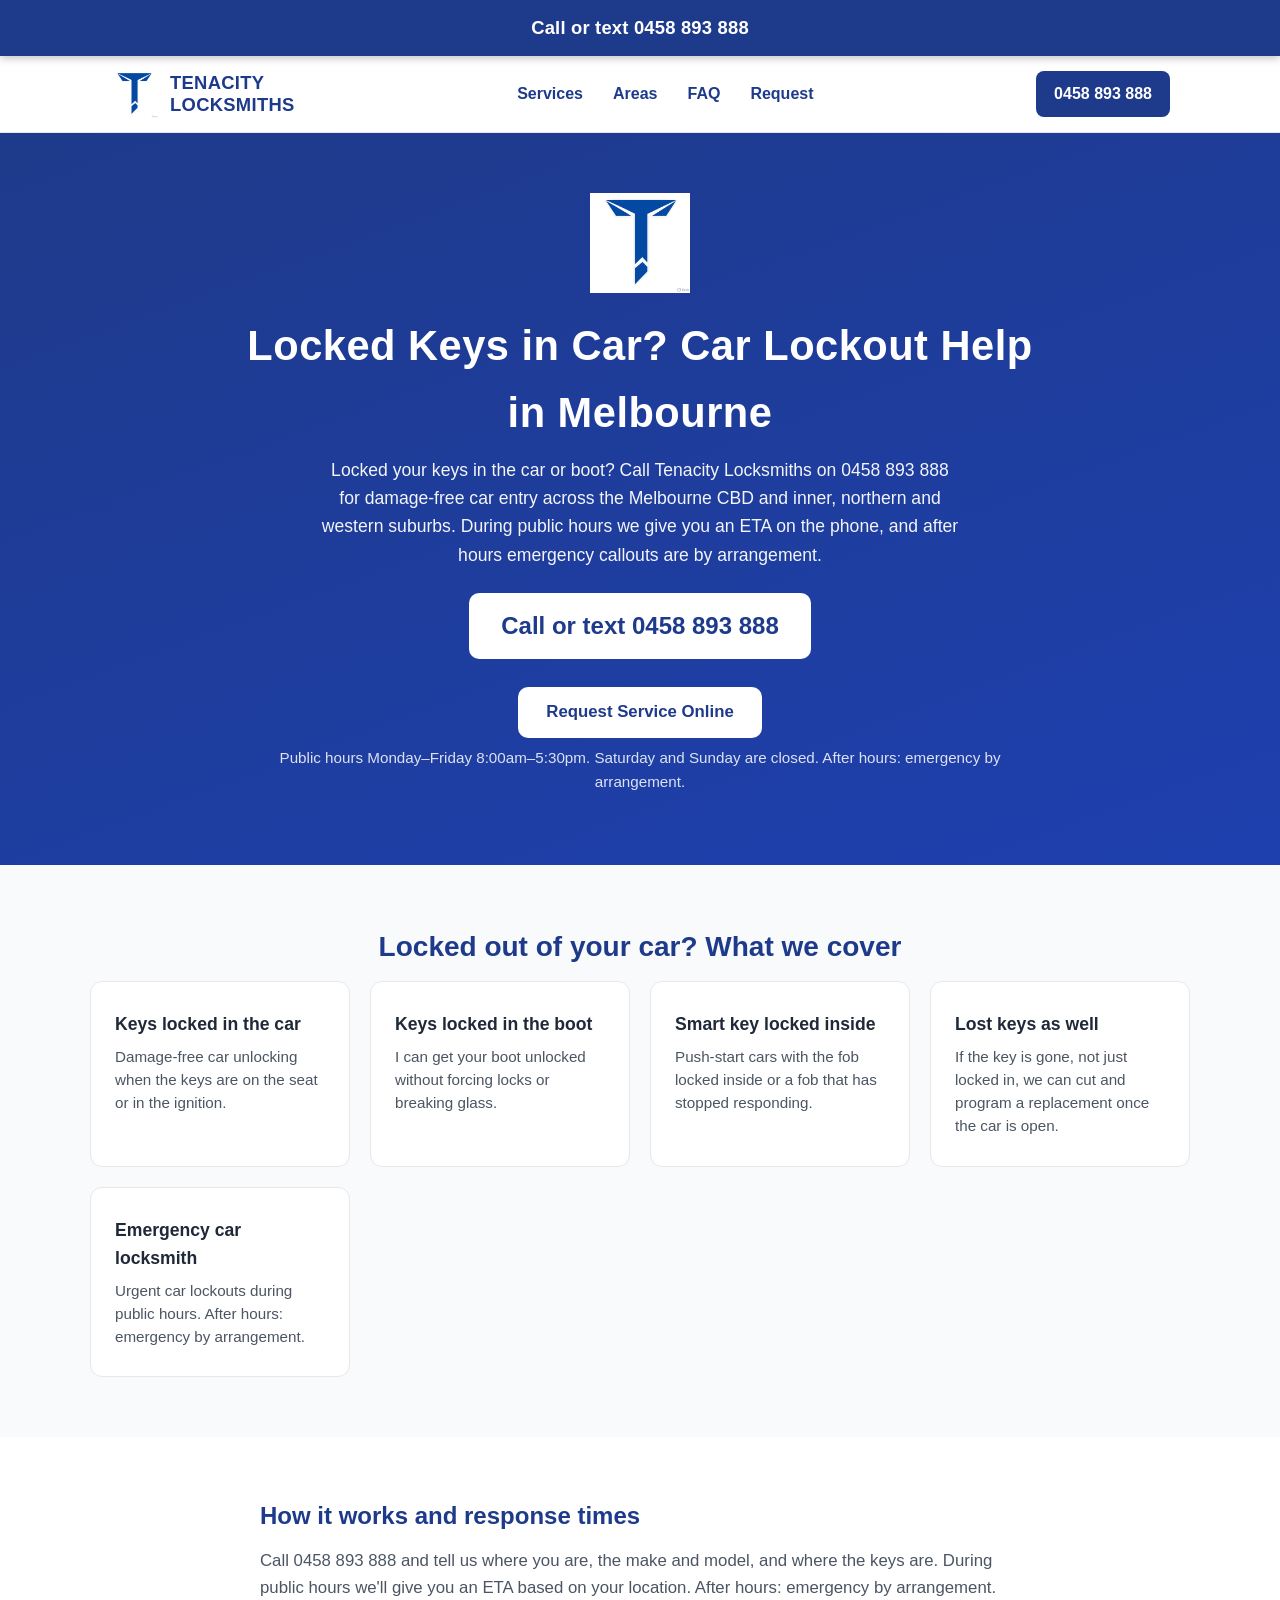
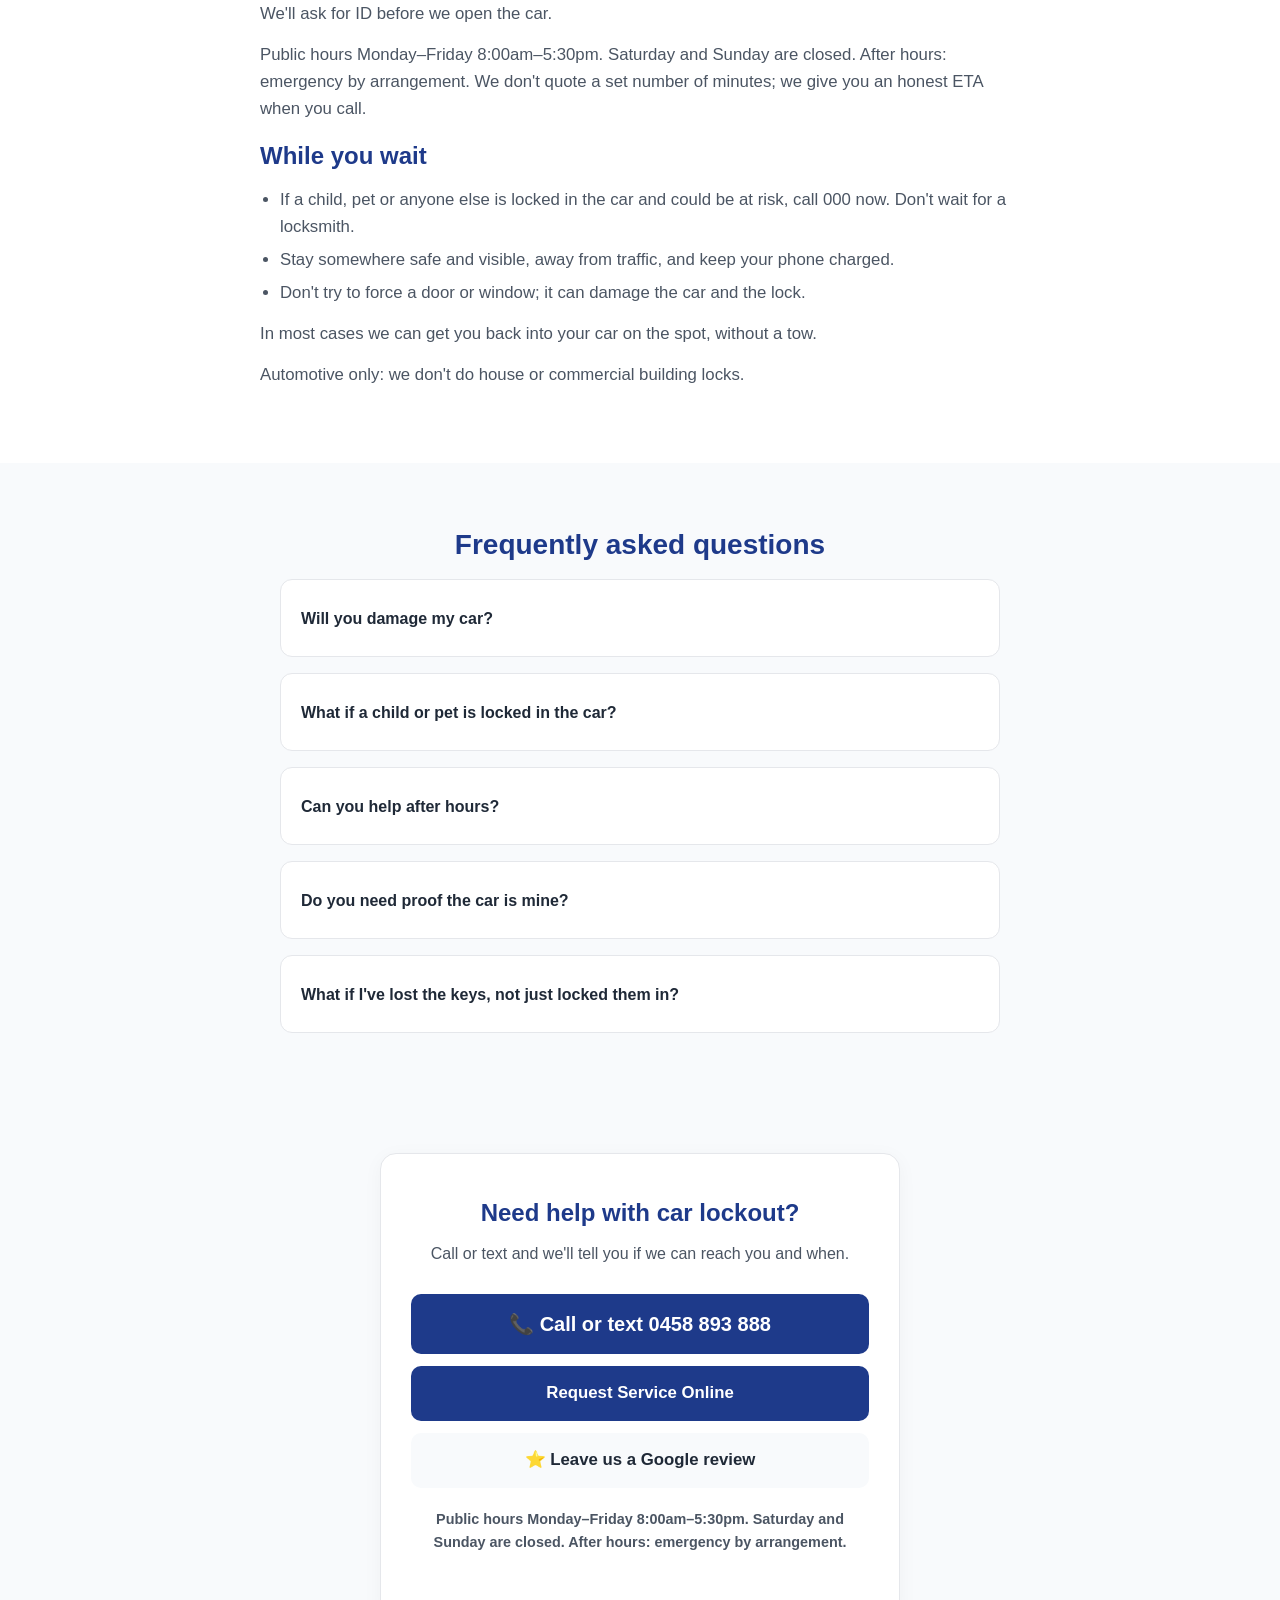
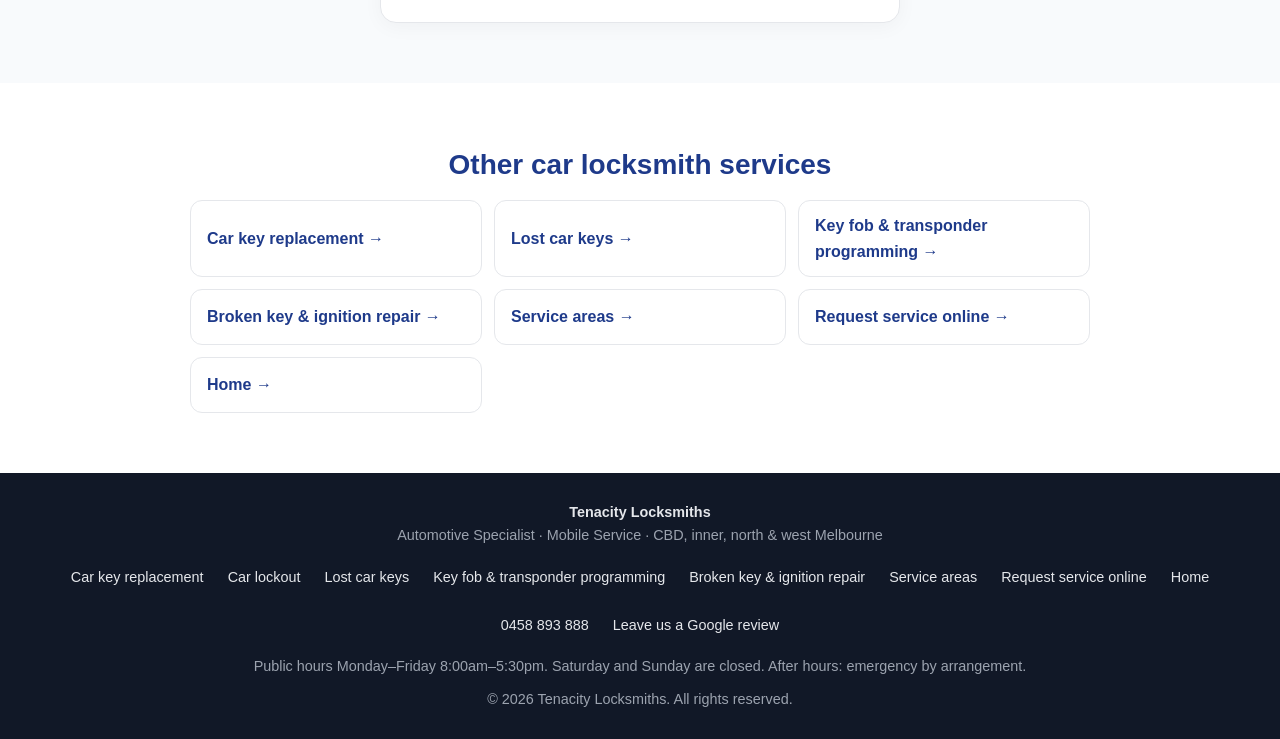
<file: car-lockout/index.html>
<!DOCTYPE html>
<html lang="en-AU">
<head>
  <meta charset="UTF-8" />
  <meta name="viewport" content="width=device-width, initial-scale=1" />
  <title>Locked Keys in Car? Car Lockout Melbourne | Tenacity</title>
  <meta name="description" content="Locked keys in car or boot? Damage-free car unlocking in the Melbourne CBD, inner north and west. Mon–Fri 8–5:30, emergency by arrangement. 0458 893 888." />
  <meta name="theme-color" content="#1e3a8a" />
  <link rel="canonical" href="https://tenacitylocksmiths.com.au/car-lockout/" />
  <meta property="og:type" content="website" />
  <meta property="og:site_name" content="Tenacity Locksmiths" />
  <meta property="og:title" content="Locked Keys in Car? Car Lockout Melbourne | Tenacity" />
  <meta property="og:description" content="Locked keys in car or boot? Damage-free car unlocking in the Melbourne CBD, inner north and west. Mon–Fri 8–5:30, emergency by arrangement. 0458 893 888." />
  <meta property="og:url" content="https://tenacitylocksmiths.com.au/car-lockout/" />
  <meta property="og:locale" content="en_AU" />
  <meta name="twitter:card" content="summary" />
  <meta name="twitter:title" content="Locked Keys in Car? Car Lockout Melbourne | Tenacity" />
  <meta name="twitter:description" content="Locked keys in car or boot? Damage-free car unlocking in the Melbourne CBD, inner north and west. Mon–Fri 8–5:30, emergency by arrangement. 0458 893 888." />
  <link rel="icon" href="/favicon.ico" sizes="any" />
  <style>
    :root {
      --blue: #1e3a8a;
      --blue-dark: #1e3a8a;
      --blue-light: #3b82f6;
      --text: #1f2937;
      --text-light: #4b5563;
      --bg: #f8fafc;
      --white: #ffffff;
      --border: #e5e7eb;
    }

    * {
      margin: 0;
      padding: 0;
      box-sizing: border-box;
    }

    body {
      font-family: -apple-system, BlinkMacSystemFont, "Segoe UI", Roboto, "Helvetica Neue", Arial, sans-serif;
      color: var(--text);
      background: var(--bg);
      line-height: 1.6;
      -webkit-font-smoothing: antialiased;
    }

    a {
      color: inherit;
      text-decoration: none;
    }

    img, svg {
      display: block;
      max-width: 100%;
    }

    /* ========== HEADER ========== */
    header {
      background: var(--white);
      border-bottom: 1px solid var(--border);
      position: sticky;
      top: 0;
      z-index: 100;
      box-shadow: 0 1px 3px rgba(0,0,0,0.05);
    }

    .header-inner {
      max-width: 1100px;
      margin: 0 auto;
      padding: 14px 20px;
      display: flex;
      align-items: center;
      justify-content: space-between;
      gap: 16px;
    }

    .logo-area {
      display: flex;
      align-items: center;
      gap: 12px;
    }

    .logo-img {
      width: 48px;
      height: 48px;
      flex-shrink: 0;
      object-fit: contain;
    }

    .hero-logo-img {
      width: 100px;
      height: 100px;
      margin: 0 auto 20px;
      object-fit: contain;
    }

    .logo-text {
      font-size: 1.15rem;
      font-weight: 700;
      color: var(--blue);
      letter-spacing: 0.3px;
      line-height: 1.2;
    }

    .header-phone {
      background: var(--blue);
      color: white;
      padding: 10px 18px;
      border-radius: 8px;
      font-weight: 600;
      font-size: 1rem;
      white-space: nowrap;
      transition: background 0.2s;
    }

    .header-phone:hover {
      background: #1e40af;
    }

    /* ========== HERO ========== */
    .hero {
      background: linear-gradient(160deg, #1e3a8a 0%, #1e40af 100%);
      color: white;
      padding: 60px 20px 70px;
      text-align: center;
    }

    .hero-inner {
      max-width: 800px;
      margin: 0 auto;
    }

    .hero-logo {
      width: 90px;
      height: 90px;
      margin: 0 auto 20px;
    }

    .hero h1 {
      font-size: clamp(1.8rem, 5vw, 2.6rem);
      font-weight: 700;
      margin-bottom: 10px;
      letter-spacing: 0.5px;
    }

    .hero-tagline {
      font-size: 1.15rem;
      opacity: 0.95;
      margin-bottom: 28px;
      font-weight: 400;
    }

    .hero-phone {
      display: inline-block;
      background: white;
      color: var(--blue);
      font-size: 1.5rem;
      font-weight: 700;
      padding: 14px 32px;
      border-radius: 10px;
      margin-bottom: 12px;
      transition: transform 0.15s, box-shadow 0.15s;
    }

    .hero-phone:hover {
      transform: translateY(-2px);
      box-shadow: 0 8px 20px rgba(0,0,0,0.15);
    }

    .hero-sub {
      font-size: 0.95rem;
      opacity: 0.85;
    }

    /* ========== SECTIONS ========== */
    section {
      padding: 60px 20px;
    }

    .container {
      max-width: 1100px;
      margin: 0 auto;
    }

    .section-title {
      text-align: center;
      font-size: 1.75rem;
      font-weight: 700;
      color: var(--blue);
      margin-bottom: 12px;
    }

    .section-subtitle {
      text-align: center;
      color: var(--text-light);
      max-width: 560px;
      margin: 0 auto 40px;
      font-size: 1.05rem;
    }

    /* ========== SERVICES ========== */
    .services-grid {
      display: grid;
      grid-template-columns: repeat(auto-fit, minmax(260px, 1fr));
      gap: 20px;
    }

    .service-card {
      background: var(--white);
      border: 1px solid var(--border);
      border-radius: 12px;
      padding: 28px 24px;
      transition: box-shadow 0.2s, transform 0.2s;
    }

    .service-card:hover {
      box-shadow: 0 8px 24px rgba(30, 58, 138, 0.1);
      transform: translateY(-3px);
    }

    .service-icon {
      width: 42px;
      height: 42px;
      background: #eff6ff;
      border-radius: 10px;
      display: flex;
      align-items: center;
      justify-content: center;
      margin-bottom: 16px;
      color: var(--blue);
      font-size: 1.3rem;
    }

    .service-card h3 {
      font-size: 1.1rem;
      font-weight: 650;
      margin-bottom: 8px;
      color: var(--text);
    }

    .service-card p {
      font-size: 0.95rem;
      color: var(--text-light);
      line-height: 1.5;
    }

    /* ========== ABOUT ========== */
    .about {
      background: var(--white);
    }

    .about-content {
      max-width: 700px;
      margin: 0 auto;
      text-align: center;
    }

    .about-content p {
      font-size: 1.1rem;
      color: var(--text-light);
      margin-bottom: 16px;
    }

    .about-badges {
      display: flex;
      flex-wrap: wrap;
      justify-content: center;
      gap: 12px;
      margin-top: 28px;
    }

    .badge {
      background: #eff6ff;
      color: var(--blue);
      padding: 8px 16px;
      border-radius: 20px;
      font-size: 0.9rem;
      font-weight: 600;
    }

        /* ========== FAQ ========== */    #faq {      padding: 60px 20px;      background: var(--bg);    }    #faq .faq-list {      max-width: 720px;      margin: 0 auto;      display: grid;      gap: 16px;    }    #faq details {      background: var(--white);      border: 1px solid var(--border);      border-radius: 12px;      padding: 16px 20px;    }    #faq summary {      cursor: pointer;      font-weight: 600;      color: var(--text);      list-style: none;    }    #faq summary::-webkit-details-marker { display: none; }    #faq details p {      margin: 12px 0 0;      color: var(--text-light);      line-height: 1.55;    }    #faq a { color: var(--blue); text-decoration: underline; }    /* ========== CONTACT ========== */
    .contact-box {
      background: var(--white);
      border: 1px solid var(--border);
      border-radius: 16px;
      padding: 40px 30px;
      max-width: 520px;
      margin: 0 auto;
      text-align: center;
      box-shadow: 0 4px 20px rgba(0,0,0,0.04);
    }

    .contact-box h2 {
      font-size: 1.5rem;
      color: var(--blue);
      margin-bottom: 8px;
    }

    .contact-box > p {
      color: var(--text-light);
      margin-bottom: 28px;
    }

    .contact-item {
      display: block;
      padding: 14px 20px;
      margin-bottom: 12px;
      background: var(--bg);
      border-radius: 10px;
      font-weight: 600;
      font-size: 1.05rem;
      transition: background 0.2s;
    }

    .contact-item:hover {
      background: #e0e7ff;
    }

    .contact-item.phone {
      background: var(--blue);
      color: white;
      font-size: 1.25rem;
    }

    .contact-item.phone:hover {
      background: #1e40af;
    }

    .contact-note {
      margin-top: 20px;
      font-size: 0.9rem;
      color: var(--text-light);
    }

    /* ========== FOOTER ========== */
    footer {
      background: #111827;
      color: #9ca3af;
      text-align: center;
      padding: 28px 20px;
      font-size: 0.9rem;
    }

    footer strong {
      color: #e5e7eb;
    }

    /* ========== RESPONSIVE ========== */
    @media (max-width: 600px) {
      .header-inner {
        flex-direction: column;
        gap: 12px;
      }

      .logo-text {
        font-size: 1rem;
      }

      .header-phone {
        width: 100%;
        text-align: center;
      }

      .hero {
        padding: 50px 16px 60px;
      }

      .hero-phone {
        font-size: 1.3rem;
        padding: 12px 24px;
        width: 100%;
        max-width: 320px;
      }

      section {
        padding: 48px 16px;
      }

      .service-card {
        padding: 22px 18px;
      }
    }

    /* ===== Review edits: H1 logo, H4 call bar, H10 nav, H11 cards, H12 areas, H13 tap targets ===== */
    html { scroll-padding-top: 72px; }
    body { padding-top: 56px; padding-top: calc(56px + env(safe-area-inset-top)); }
    .call-bar {
      position: fixed; top: 0; left: 0; right: 0; z-index: 1000;
      display: flex; align-items: center; justify-content: center;
      min-height: 56px; padding: env(safe-area-inset-top) 16px 0;
      background: #1e3a8a; color: #ffffff;
      font-size: 1.15rem; font-weight: 800; letter-spacing: 0.2px;
      text-decoration: none; box-shadow: 0 2px 8px rgba(0,0,0,0.25);
    }
    .call-bar:hover, .call-bar:focus { background: #1e40af; }
    .call-bar:focus-visible { outline: 3px solid #ffffff; outline-offset: -3px; }
    header { position: static; }
    .site-nav { display: flex; flex-wrap: wrap; gap: 4px 6px; justify-content: center; }
    .site-nav a {
      display: inline-flex; align-items: center; min-height: 44px; padding: 0 12px;
      border-radius: 8px; font-weight: 600; color: var(--blue);
    }
    .site-nav a:hover { background: #eff6ff; }
    a.service-card { display: block; color: inherit; }
    .card-more { display: inline-block; margin-top: 10px; font-weight: 600; color: var(--blue); font-size: 0.95rem; }
    .services-more { text-align: center; margin-top: 24px; color: var(--text-light); }
    .services-more a { display: inline-block; padding: 10px 4px; color: var(--blue); font-weight: 600; text-decoration: underline; }
    .areas { background: var(--white); }
    .areas-grid { display: grid; grid-template-columns: repeat(auto-fit, minmax(220px, 1fr)); gap: 16px; max-width: 900px; margin: 0 auto; }
    .area-group { border: 1px solid var(--border); border-radius: 12px; padding: 18px 20px; }
    .area-group h3 { font-size: 1.05rem; color: var(--blue); margin-bottom: 6px; }
    .area-group p { color: var(--text-light); }
    #faq summary { display: flex; align-items: center; min-height: 44px; padding: 8px 0; }
    #faq details p a, .contact-note a, .hero-sub a { display: inline-block; padding: 12px 2px; margin: -12px 0; }
    .footer-links { display: flex; flex-wrap: wrap; justify-content: center; gap: 4px 8px; margin: 8px 0; }
    .footer-links a { display: inline-flex; align-items: center; min-height: 44px; padding: 0 8px; color: #e5e7eb; }
    @media (max-width: 600px) {
      .header-phone { display: none; }
      .site-nav { width: 100%; }
    }
  </style>
  <style>
    /* service-page additions (same palette as home) */
    .hero-intro { font-size: 1.1rem; opacity: 0.95; margin: 0 auto 24px; max-width: 640px; }
    .content { max-width: 760px; margin: 0 auto; }
    .content h2 { color: var(--blue); font-size: 1.5rem; margin: 0 0 12px; }
    .content p { color: var(--text-light); margin-bottom: 14px; font-size: 1.05rem; }
    .content ul { margin: 0 0 14px 20px; color: var(--text-light); font-size: 1.05rem; }
    .content li { margin-bottom: 6px; }
    .link-grid { display: grid; grid-template-columns: repeat(auto-fit, minmax(220px, 1fr)); gap: 12px; max-width: 900px; margin: 0 auto; }
    .link-grid a { display: flex; align-items: center; min-height: 56px; padding: 12px 16px; border: 1px solid var(--border); border-radius: 12px; background: var(--white); color: var(--blue); font-weight: 600; }
    .link-grid a:hover { background: #eff6ff; }
    .cta-band { text-align: center; }
  </style>
</head>
<body>
  <a class="call-bar" href="tel:+61458893888">Call or text 0458 893 888</a>
  <header>
    <div class="header-inner">
      <a href="/" class="logo-area" aria-label="Tenacity Locksmiths – home">
        <img src="/logo.jpg" width="48" height="48" alt="Tenacity Locksmiths logo" class="logo-img" />
        <div class="logo-text">TENACITY<br>LOCKSMITHS</div>
      </a>
      <nav class="site-nav" aria-label="Main">
        <a href="/#services">Services</a>
        <a href="/service-areas/">Areas</a>
        <a href="#faq">FAQ</a>
        <a href="/request/">Request</a>
      </nav>
      <a href="tel:+61458893888" class="header-phone">0458 893 888</a>
    </div>
  </header>

  <section class="hero">
    <div class="hero-inner">
      <img src="/logo.jpg" width="100" height="100" alt="Tenacity Locksmiths logo" class="hero-logo-img" />
      <h1>Locked Keys in Car? Car Lockout Help in Melbourne</h1>
      <p class="hero-intro">Locked your keys in the car or boot? Call Tenacity Locksmiths on 0458 893 888 for damage-free car entry across the Melbourne CBD and inner, northern and western suburbs. During public hours we give you an ETA on the phone, and after hours emergency callouts are by arrangement.</p>
      <a href="tel:+61458893888" class="hero-phone">Call or text 0458 893 888</a>
      <p style="margin: 16px 0 8px;">
        <a href="/request/" style="display:inline-block; background:#ffffff; color:#1e3a8a; font-weight:700; padding:12px 28px; border-radius:10px; text-decoration:none; font-size:1.05rem;">Request Service Online</a>
      </p>
      <p class="hero-sub">Public hours Monday–Friday 8:00am–5:30pm. Saturday and Sunday are closed. After hours: emergency by arrangement.</p>
    </div>
  </section>

  <section id="services">
    <div class="container">
      <h2 class="section-title">Locked out of your car? What we cover</h2>
      <div class="services-grid">
        <div class="service-card"><h3>Keys locked in the car</h3><p>Damage-free car unlocking when the keys are on the seat or in the ignition.</p></div>
        <div class="service-card"><h3>Keys locked in the boot</h3><p>I can get your boot unlocked without forcing locks or breaking glass.</p></div>
        <div class="service-card"><h3>Smart key locked inside</h3><p>Push-start cars with the fob locked inside or a fob that has stopped responding.</p></div>
        <div class="service-card"><h3>Lost keys as well</h3><p>If the key is gone, not just locked in, we can cut and program a replacement once the car is open.</p></div>
        <div class="service-card"><h3>Emergency car locksmith</h3><p>Urgent car lockouts during public hours. After hours: emergency by arrangement.</p></div>
      </div>
    </div>
  </section>

  <section class="about" id="how">
    <div class="container">
      <div class="content">
      <h2>How it works and response times</h2>
      <p>Call 0458 893 888 and tell us where you are, the make and model, and where the keys are. During public hours we'll give you an ETA based on your location. After hours: emergency by arrangement. We'll ask for ID before we open the car.</p>
      <p>Public hours Monday–Friday 8:00am–5:30pm. Saturday and Sunday are closed. After hours: emergency by arrangement. We don't quote a set number of minutes; we give you an honest ETA when you call.</p>
      <h2>While you wait</h2>
      <ul>
        <li>If a child, pet or anyone else is locked in the car and could be at risk, call 000 now. Don't wait for a locksmith.</li>
        <li>Stay somewhere safe and visible, away from traffic, and keep your phone charged.</li>
        <li>Don't try to force a door or window; it can damage the car and the lock.</li>
      </ul>
      <p>In most cases we can get you back into your car on the spot, without a tow.</p>
      <p>Automotive only: we don't do house or commercial building locks.</p>
      </div>
    </div>
  </section>

  <section id="faq">
    <div class="container">
      <h2 class="section-title">Frequently asked questions</h2>
      <div class="faq-list">
        <details><summary>Will you damage my car?</summary><p>We use non-destructive entry methods designed to open the door or boot without breaking the lock or glass.</p></details>
        <details><summary>What if a child or pet is locked in the car?</summary><p>Call 000 straight away if anyone is at risk, especially on a warm day. Don&#x27;t wait for a locksmith.</p></details>
        <details><summary>Can you help after hours?</summary><p>After hours: emergency by arrangement. Call 0458 893 888 and we&#x27;ll tell you whether we can attend.</p></details>
        <details><summary>Do you need proof the car is mine?</summary><p>Yes. We check ID and that you&#x27;re the owner or authorised to use the car before opening it.</p></details>
        <details><summary>What if I&#x27;ve lost the keys, not just locked them in?</summary><p>We can open the car, then cut and program a replacement key on site for most makes and models.</p></details>
      </div>
    </div>
  </section>

  <section id="contact" class="cta-band">
    <div class="container">
      <div class="contact-box">
        <h2>Need help with car lockout?</h2>
        <p>Call or text and we'll tell you if we can reach you and when.</p>
        <a href="tel:+61458893888" class="contact-item phone">📞 Call or text 0458 893 888</a>
        <a href="/request/" class="contact-item" style="background:#1e3a8a; color:white; margin-top:10px;">Request Service Online</a>
        <a href="https://g.page/r/CcKMGd-RK_UQEAI/review" class="contact-item" target="_blank" rel="noopener">⭐ Leave us a Google review</a>
        <p class="contact-note"><strong>Public hours Monday–Friday 8:00am–5:30pm. Saturday and Sunday are closed. After hours: emergency by arrangement.</strong></p>
      </div>
    </div>
  </section>

  <section id="more" class="areas">
    <div class="container">
      <h2 class="section-title">Other car locksmith services</h2>
      <nav class="link-grid" aria-label="Other services">
        <a href="/car-key-replacement/">Car key replacement →</a>
        <a href="/lost-car-keys/">Lost car keys →</a>
        <a href="/key-fob-transponder-programming/">Key fob &amp; transponder programming →</a>
        <a href="/broken-key-ignition-repair/">Broken key &amp; ignition repair →</a>
        <a href="/service-areas/">Service areas →</a>
        <a href="/request/">Request service online →</a>
        <a href="/">Home →</a>
      </nav>
    </div>
  </section>

  <footer>
    <p><strong>Tenacity Locksmiths</strong></p>
    <p>Automotive Specialist · Mobile Service · CBD, inner, north &amp; west Melbourne</p>
    <nav class="footer-links" aria-label="Footer">
      <a href="/car-key-replacement/">Car key replacement</a>
      <a href="/car-lockout/">Car lockout</a>
      <a href="/lost-car-keys/">Lost car keys</a>
      <a href="/key-fob-transponder-programming/">Key fob &amp; transponder programming</a>
      <a href="/broken-key-ignition-repair/">Broken key &amp; ignition repair</a>
      <a href="/service-areas/">Service areas</a>
      <a href="/request/">Request service online</a>
      <a href="/">Home</a>
      <a href="tel:+61458893888">0458 893 888</a>
      <a href="https://g.page/r/CcKMGd-RK_UQEAI/review" target="_blank" rel="noopener">Leave us a Google review</a>
    </nav>
    <p>Public hours Monday–Friday 8:00am–5:30pm. Saturday and Sunday are closed. After hours: emergency by arrangement.</p>
    <p style="margin-top: 10px;">© 2026 Tenacity Locksmiths. All rights reserved.</p>
  </footer>
<script type="application/ld+json">
{
  "@context": "https://schema.org",
  "@graph": [
    {
      "@type": "Locksmith",
      "@id": "https://tenacitylocksmiths.com.au/#business",
      "name": "Tenacity Locksmiths",
      "url": "https://tenacitylocksmiths.com.au/",
      "telephone": "+61458893888",
      "email": "tenacitylocksmiths@gmail.com",
      "logo": "https://tenacitylocksmiths.com.au/logo.jpg",
      "image": "https://tenacitylocksmiths.com.au/logo.jpg",
      "sameAs": [
        "https://g.page/r/CcKMGd-RK_UQEAI/review"
      ],
      "areaServed": [
        {
          "@type": "Place",
          "name": "Melbourne CBD, VIC, Australia"
        },
        {
          "@type": "Place",
          "name": "Melton, VIC, Australia"
        },
        {
          "@type": "Place",
          "name": "Altona, VIC, Australia"
        },
        {
          "@type": "Place",
          "name": "Coburg, VIC, Australia"
        },
        {
          "@type": "Place",
          "name": "Epping, VIC, Australia"
        },
        {
          "@type": "Place",
          "name": "Carlton, VIC, Australia"
        },
        {
          "@type": "Place",
          "name": "Fitzroy, VIC, Australia"
        },
        {
          "@type": "Place",
          "name": "Prahran, VIC, Australia"
        },
        {
          "@type": "Place",
          "name": "Essendon, VIC, Australia"
        },
        {
          "@type": "Place",
          "name": "Richmond, VIC, Australia"
        },
        {
          "@type": "Place",
          "name": "St Kilda, VIC, Australia"
        },
        {
          "@type": "Place",
          "name": "Sunshine, VIC, Australia"
        },
        {
          "@type": "Place",
          "name": "Brunswick, VIC, Australia"
        },
        {
          "@type": "Place",
          "name": "Footscray, VIC, Australia"
        },
        {
          "@type": "Place",
          "name": "Northcote, VIC, Australia"
        },
        {
          "@type": "Place",
          "name": "Flemington, VIC, Australia"
        },
        {
          "@type": "Place",
          "name": "South Yarra, VIC, Australia"
        },
        {
          "@type": "Place",
          "name": "Moonee Ponds, VIC, Australia"
        },
        {
          "@type": "Place",
          "name": "South Morang, VIC, Australia"
        },
        {
          "@type": "Place",
          "name": "Port Melbourne, VIC, Australia"
        }
      ],
      "openingHoursSpecification": [
        {
          "@type": "OpeningHoursSpecification",
          "dayOfWeek": [
            "Monday",
            "Tuesday",
            "Wednesday",
            "Thursday",
            "Friday"
          ],
          "opens": "08:00",
          "closes": "17:30"
        }
      ]
    },
    {
      "@type": "Service",
      "@id": "https://tenacitylocksmiths.com.au/car-lockout/#service",
      "name": "Car lockout and damage-free vehicle entry",
      "serviceType": "Automotive locksmith",
      "url": "https://tenacitylocksmiths.com.au/car-lockout/",
      "provider": {
        "@id": "https://tenacitylocksmiths.com.au/#business"
      },
      "areaServed": [
        {
          "@type": "Place",
          "name": "Melbourne CBD, VIC, Australia"
        },
        {
          "@type": "Place",
          "name": "Melton, VIC, Australia"
        },
        {
          "@type": "Place",
          "name": "Altona, VIC, Australia"
        },
        {
          "@type": "Place",
          "name": "Coburg, VIC, Australia"
        },
        {
          "@type": "Place",
          "name": "Epping, VIC, Australia"
        },
        {
          "@type": "Place",
          "name": "Carlton, VIC, Australia"
        },
        {
          "@type": "Place",
          "name": "Fitzroy, VIC, Australia"
        },
        {
          "@type": "Place",
          "name": "Prahran, VIC, Australia"
        },
        {
          "@type": "Place",
          "name": "Essendon, VIC, Australia"
        },
        {
          "@type": "Place",
          "name": "Richmond, VIC, Australia"
        },
        {
          "@type": "Place",
          "name": "St Kilda, VIC, Australia"
        },
        {
          "@type": "Place",
          "name": "Sunshine, VIC, Australia"
        },
        {
          "@type": "Place",
          "name": "Brunswick, VIC, Australia"
        },
        {
          "@type": "Place",
          "name": "Footscray, VIC, Australia"
        },
        {
          "@type": "Place",
          "name": "Northcote, VIC, Australia"
        },
        {
          "@type": "Place",
          "name": "Flemington, VIC, Australia"
        },
        {
          "@type": "Place",
          "name": "South Yarra, VIC, Australia"
        },
        {
          "@type": "Place",
          "name": "Moonee Ponds, VIC, Australia"
        },
        {
          "@type": "Place",
          "name": "South Morang, VIC, Australia"
        },
        {
          "@type": "Place",
          "name": "Port Melbourne, VIC, Australia"
        }
      ],
      "description": "Locked your keys in the car or boot? Call Tenacity Locksmiths on 0458 893 888 for damage-free car entry across the Melbourne CBD and inner, northern and western suburbs."
    },
    {
      "@type": "FAQPage",
      "@id": "https://tenacitylocksmiths.com.au/car-lockout/#faq",
      "mainEntity": [
        {
          "@type": "Question",
          "name": "Will you damage my car?",
          "acceptedAnswer": {
            "@type": "Answer",
            "text": "We use non-destructive entry methods designed to open the door or boot without breaking the lock or glass."
          }
        },
        {
          "@type": "Question",
          "name": "What if a child or pet is locked in the car?",
          "acceptedAnswer": {
            "@type": "Answer",
            "text": "Call 000 straight away if anyone is at risk, especially on a warm day. Don't wait for a locksmith."
          }
        },
        {
          "@type": "Question",
          "name": "Can you help after hours?",
          "acceptedAnswer": {
            "@type": "Answer",
            "text": "After hours: emergency by arrangement. Call 0458 893 888 and we'll tell you whether we can attend."
          }
        },
        {
          "@type": "Question",
          "name": "Do you need proof the car is mine?",
          "acceptedAnswer": {
            "@type": "Answer",
            "text": "Yes. We check ID and that you're the owner or authorised to use the car before opening it."
          }
        },
        {
          "@type": "Question",
          "name": "What if I've lost the keys, not just locked them in?",
          "acceptedAnswer": {
            "@type": "Answer",
            "text": "We can open the car, then cut and program a replacement key on site for most makes and models."
          }
        }
      ]
    }
  ]
}
</script>
</body>
</html>
</file>
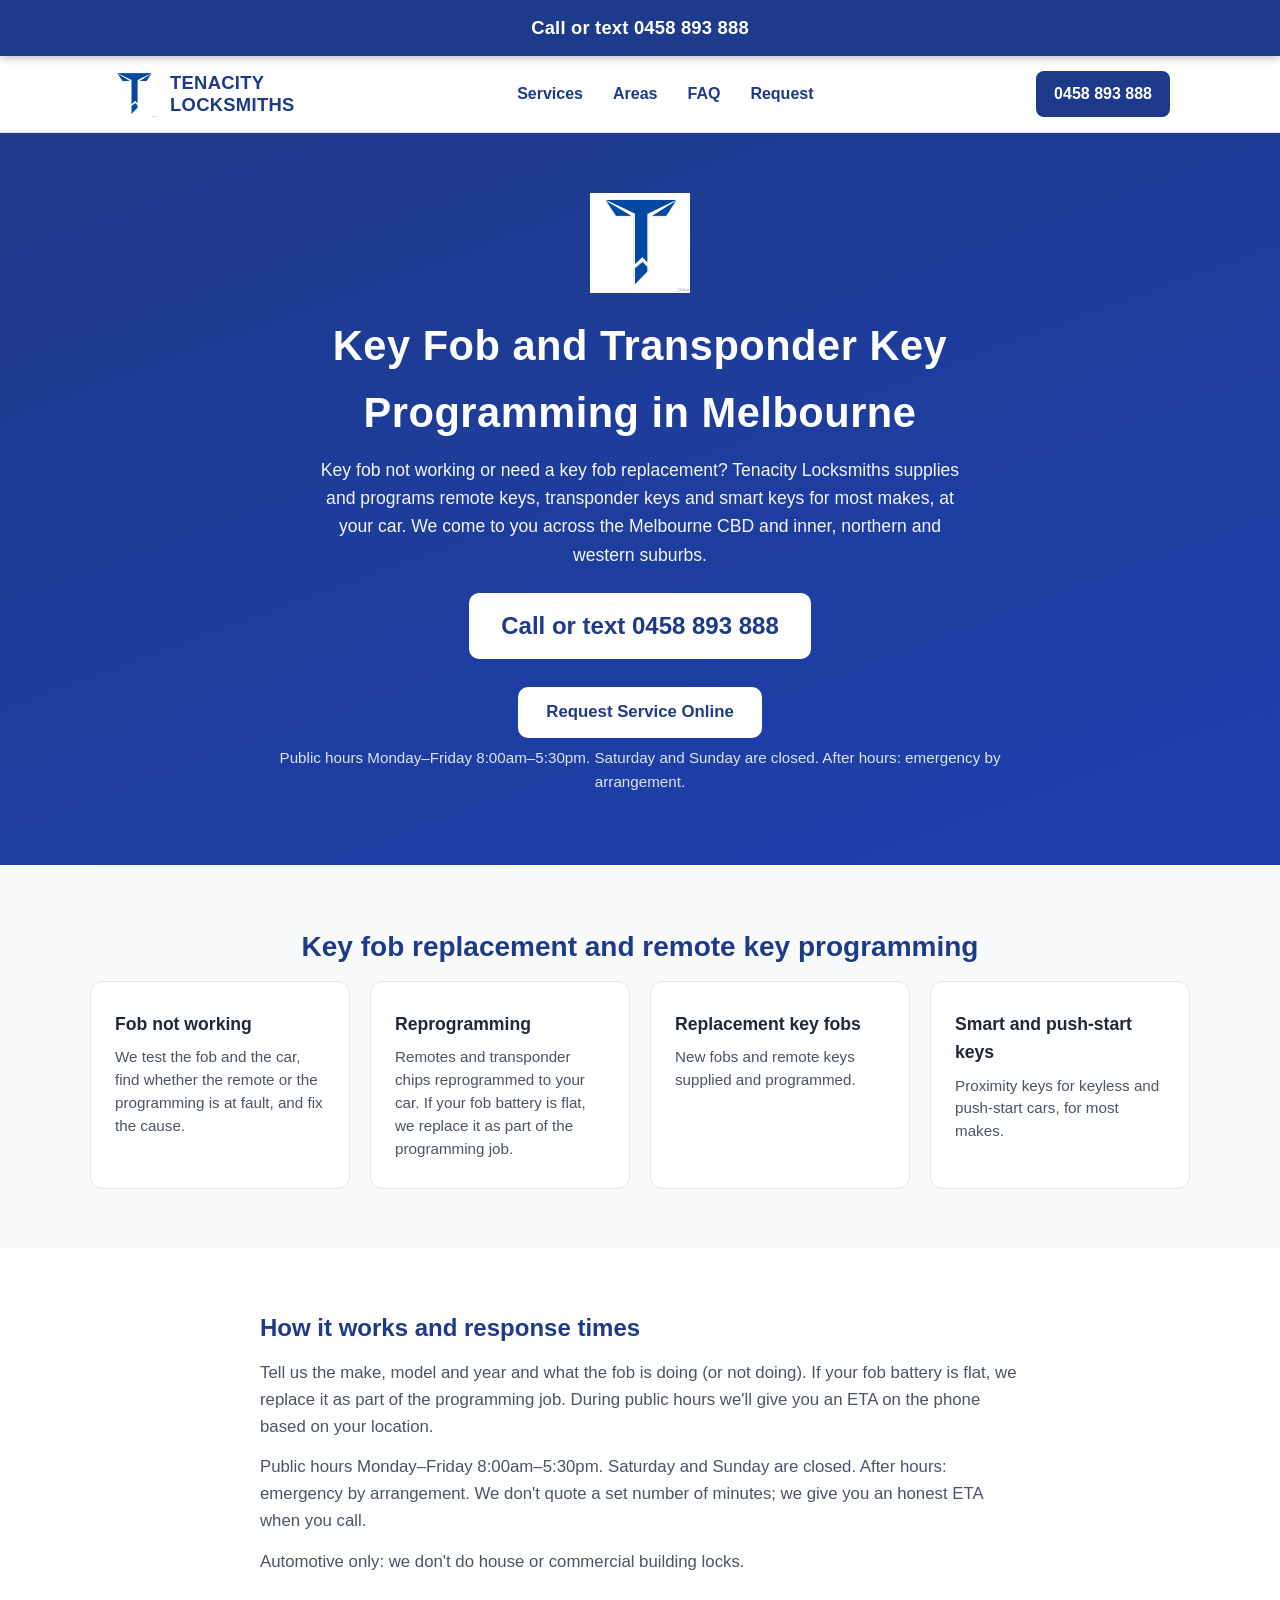
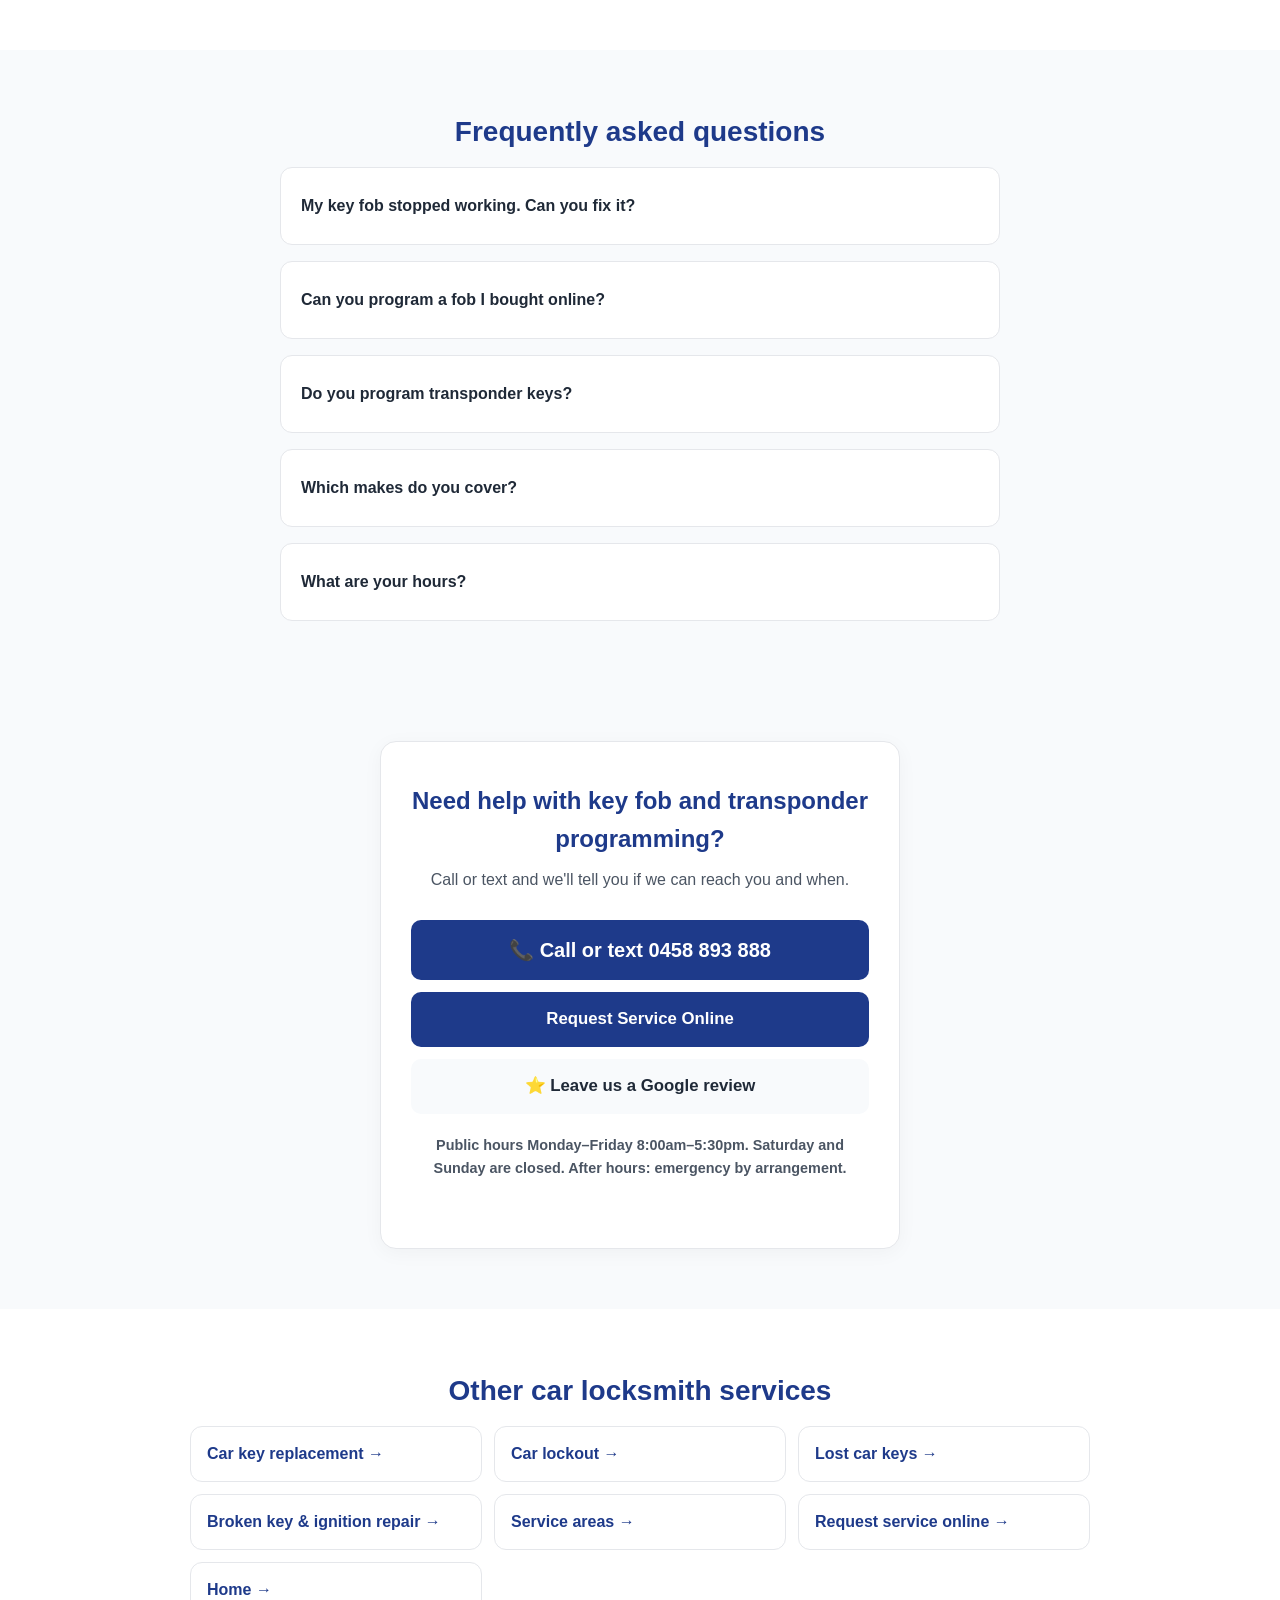
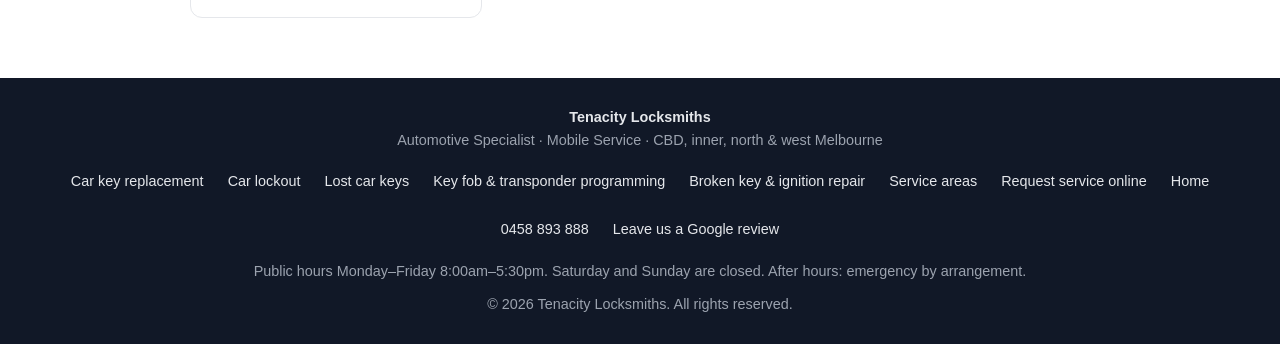
<file: key-fob-transponder-programming/index.html>
<!DOCTYPE html>
<html lang="en-AU">
<head>
  <meta charset="UTF-8" />
  <meta name="viewport" content="width=device-width, initial-scale=1" />
  <title>Key Fob &amp; Transponder Key Programming Melbourne | Tenacity</title>
  <meta name="description" content="Key fob replacement and transponder key programming at your car, plus remotes and smart keys. Most makes. Melbourne CBD, inner north and west. 0458 893 888." />
  <meta name="theme-color" content="#1e3a8a" />
  <link rel="canonical" href="https://tenacitylocksmiths.com.au/key-fob-transponder-programming/" />
  <meta property="og:type" content="website" />
  <meta property="og:site_name" content="Tenacity Locksmiths" />
  <meta property="og:title" content="Key Fob &amp; Transponder Key Programming Melbourne | Tenacity" />
  <meta property="og:description" content="Key fob replacement and transponder key programming at your car, plus remotes and smart keys. Most makes. Melbourne CBD, inner north and west. 0458 893 888." />
  <meta property="og:url" content="https://tenacitylocksmiths.com.au/key-fob-transponder-programming/" />
  <meta property="og:locale" content="en_AU" />
  <meta name="twitter:card" content="summary" />
  <meta name="twitter:title" content="Key Fob &amp; Transponder Key Programming Melbourne | Tenacity" />
  <meta name="twitter:description" content="Key fob replacement and transponder key programming at your car, plus remotes and smart keys. Most makes. Melbourne CBD, inner north and west. 0458 893 888." />
  <link rel="icon" href="/favicon.ico" sizes="any" />
  <style>
    :root {
      --blue: #1e3a8a;
      --blue-dark: #1e3a8a;
      --blue-light: #3b82f6;
      --text: #1f2937;
      --text-light: #4b5563;
      --bg: #f8fafc;
      --white: #ffffff;
      --border: #e5e7eb;
    }

    * {
      margin: 0;
      padding: 0;
      box-sizing: border-box;
    }

    body {
      font-family: -apple-system, BlinkMacSystemFont, "Segoe UI", Roboto, "Helvetica Neue", Arial, sans-serif;
      color: var(--text);
      background: var(--bg);
      line-height: 1.6;
      -webkit-font-smoothing: antialiased;
    }

    a {
      color: inherit;
      text-decoration: none;
    }

    img, svg {
      display: block;
      max-width: 100%;
    }

    /* ========== HEADER ========== */
    header {
      background: var(--white);
      border-bottom: 1px solid var(--border);
      position: sticky;
      top: 0;
      z-index: 100;
      box-shadow: 0 1px 3px rgba(0,0,0,0.05);
    }

    .header-inner {
      max-width: 1100px;
      margin: 0 auto;
      padding: 14px 20px;
      display: flex;
      align-items: center;
      justify-content: space-between;
      gap: 16px;
    }

    .logo-area {
      display: flex;
      align-items: center;
      gap: 12px;
    }

    .logo-img {
      width: 48px;
      height: 48px;
      flex-shrink: 0;
      object-fit: contain;
    }

    .hero-logo-img {
      width: 100px;
      height: 100px;
      margin: 0 auto 20px;
      object-fit: contain;
    }

    .logo-text {
      font-size: 1.15rem;
      font-weight: 700;
      color: var(--blue);
      letter-spacing: 0.3px;
      line-height: 1.2;
    }

    .header-phone {
      background: var(--blue);
      color: white;
      padding: 10px 18px;
      border-radius: 8px;
      font-weight: 600;
      font-size: 1rem;
      white-space: nowrap;
      transition: background 0.2s;
    }

    .header-phone:hover {
      background: #1e40af;
    }

    /* ========== HERO ========== */
    .hero {
      background: linear-gradient(160deg, #1e3a8a 0%, #1e40af 100%);
      color: white;
      padding: 60px 20px 70px;
      text-align: center;
    }

    .hero-inner {
      max-width: 800px;
      margin: 0 auto;
    }

    .hero-logo {
      width: 90px;
      height: 90px;
      margin: 0 auto 20px;
    }

    .hero h1 {
      font-size: clamp(1.8rem, 5vw, 2.6rem);
      font-weight: 700;
      margin-bottom: 10px;
      letter-spacing: 0.5px;
    }

    .hero-tagline {
      font-size: 1.15rem;
      opacity: 0.95;
      margin-bottom: 28px;
      font-weight: 400;
    }

    .hero-phone {
      display: inline-block;
      background: white;
      color: var(--blue);
      font-size: 1.5rem;
      font-weight: 700;
      padding: 14px 32px;
      border-radius: 10px;
      margin-bottom: 12px;
      transition: transform 0.15s, box-shadow 0.15s;
    }

    .hero-phone:hover {
      transform: translateY(-2px);
      box-shadow: 0 8px 20px rgba(0,0,0,0.15);
    }

    .hero-sub {
      font-size: 0.95rem;
      opacity: 0.85;
    }

    /* ========== SECTIONS ========== */
    section {
      padding: 60px 20px;
    }

    .container {
      max-width: 1100px;
      margin: 0 auto;
    }

    .section-title {
      text-align: center;
      font-size: 1.75rem;
      font-weight: 700;
      color: var(--blue);
      margin-bottom: 12px;
    }

    .section-subtitle {
      text-align: center;
      color: var(--text-light);
      max-width: 560px;
      margin: 0 auto 40px;
      font-size: 1.05rem;
    }

    /* ========== SERVICES ========== */
    .services-grid {
      display: grid;
      grid-template-columns: repeat(auto-fit, minmax(260px, 1fr));
      gap: 20px;
    }

    .service-card {
      background: var(--white);
      border: 1px solid var(--border);
      border-radius: 12px;
      padding: 28px 24px;
      transition: box-shadow 0.2s, transform 0.2s;
    }

    .service-card:hover {
      box-shadow: 0 8px 24px rgba(30, 58, 138, 0.1);
      transform: translateY(-3px);
    }

    .service-icon {
      width: 42px;
      height: 42px;
      background: #eff6ff;
      border-radius: 10px;
      display: flex;
      align-items: center;
      justify-content: center;
      margin-bottom: 16px;
      color: var(--blue);
      font-size: 1.3rem;
    }

    .service-card h3 {
      font-size: 1.1rem;
      font-weight: 650;
      margin-bottom: 8px;
      color: var(--text);
    }

    .service-card p {
      font-size: 0.95rem;
      color: var(--text-light);
      line-height: 1.5;
    }

    /* ========== ABOUT ========== */
    .about {
      background: var(--white);
    }

    .about-content {
      max-width: 700px;
      margin: 0 auto;
      text-align: center;
    }

    .about-content p {
      font-size: 1.1rem;
      color: var(--text-light);
      margin-bottom: 16px;
    }

    .about-badges {
      display: flex;
      flex-wrap: wrap;
      justify-content: center;
      gap: 12px;
      margin-top: 28px;
    }

    .badge {
      background: #eff6ff;
      color: var(--blue);
      padding: 8px 16px;
      border-radius: 20px;
      font-size: 0.9rem;
      font-weight: 600;
    }

        /* ========== FAQ ========== */    #faq {      padding: 60px 20px;      background: var(--bg);    }    #faq .faq-list {      max-width: 720px;      margin: 0 auto;      display: grid;      gap: 16px;    }    #faq details {      background: var(--white);      border: 1px solid var(--border);      border-radius: 12px;      padding: 16px 20px;    }    #faq summary {      cursor: pointer;      font-weight: 600;      color: var(--text);      list-style: none;    }    #faq summary::-webkit-details-marker { display: none; }    #faq details p {      margin: 12px 0 0;      color: var(--text-light);      line-height: 1.55;    }    #faq a { color: var(--blue); text-decoration: underline; }    /* ========== CONTACT ========== */
    .contact-box {
      background: var(--white);
      border: 1px solid var(--border);
      border-radius: 16px;
      padding: 40px 30px;
      max-width: 520px;
      margin: 0 auto;
      text-align: center;
      box-shadow: 0 4px 20px rgba(0,0,0,0.04);
    }

    .contact-box h2 {
      font-size: 1.5rem;
      color: var(--blue);
      margin-bottom: 8px;
    }

    .contact-box > p {
      color: var(--text-light);
      margin-bottom: 28px;
    }

    .contact-item {
      display: block;
      padding: 14px 20px;
      margin-bottom: 12px;
      background: var(--bg);
      border-radius: 10px;
      font-weight: 600;
      font-size: 1.05rem;
      transition: background 0.2s;
    }

    .contact-item:hover {
      background: #e0e7ff;
    }

    .contact-item.phone {
      background: var(--blue);
      color: white;
      font-size: 1.25rem;
    }

    .contact-item.phone:hover {
      background: #1e40af;
    }

    .contact-note {
      margin-top: 20px;
      font-size: 0.9rem;
      color: var(--text-light);
    }

    /* ========== FOOTER ========== */
    footer {
      background: #111827;
      color: #9ca3af;
      text-align: center;
      padding: 28px 20px;
      font-size: 0.9rem;
    }

    footer strong {
      color: #e5e7eb;
    }

    /* ========== RESPONSIVE ========== */
    @media (max-width: 600px) {
      .header-inner {
        flex-direction: column;
        gap: 12px;
      }

      .logo-text {
        font-size: 1rem;
      }

      .header-phone {
        width: 100%;
        text-align: center;
      }

      .hero {
        padding: 50px 16px 60px;
      }

      .hero-phone {
        font-size: 1.3rem;
        padding: 12px 24px;
        width: 100%;
        max-width: 320px;
      }

      section {
        padding: 48px 16px;
      }

      .service-card {
        padding: 22px 18px;
      }
    }

    /* ===== Review edits: H1 logo, H4 call bar, H10 nav, H11 cards, H12 areas, H13 tap targets ===== */
    html { scroll-padding-top: 72px; }
    body { padding-top: 56px; padding-top: calc(56px + env(safe-area-inset-top)); }
    .call-bar {
      position: fixed; top: 0; left: 0; right: 0; z-index: 1000;
      display: flex; align-items: center; justify-content: center;
      min-height: 56px; padding: env(safe-area-inset-top) 16px 0;
      background: #1e3a8a; color: #ffffff;
      font-size: 1.15rem; font-weight: 800; letter-spacing: 0.2px;
      text-decoration: none; box-shadow: 0 2px 8px rgba(0,0,0,0.25);
    }
    .call-bar:hover, .call-bar:focus { background: #1e40af; }
    .call-bar:focus-visible { outline: 3px solid #ffffff; outline-offset: -3px; }
    header { position: static; }
    .site-nav { display: flex; flex-wrap: wrap; gap: 4px 6px; justify-content: center; }
    .site-nav a {
      display: inline-flex; align-items: center; min-height: 44px; padding: 0 12px;
      border-radius: 8px; font-weight: 600; color: var(--blue);
    }
    .site-nav a:hover { background: #eff6ff; }
    a.service-card { display: block; color: inherit; }
    .card-more { display: inline-block; margin-top: 10px; font-weight: 600; color: var(--blue); font-size: 0.95rem; }
    .services-more { text-align: center; margin-top: 24px; color: var(--text-light); }
    .services-more a { display: inline-block; padding: 10px 4px; color: var(--blue); font-weight: 600; text-decoration: underline; }
    .areas { background: var(--white); }
    .areas-grid { display: grid; grid-template-columns: repeat(auto-fit, minmax(220px, 1fr)); gap: 16px; max-width: 900px; margin: 0 auto; }
    .area-group { border: 1px solid var(--border); border-radius: 12px; padding: 18px 20px; }
    .area-group h3 { font-size: 1.05rem; color: var(--blue); margin-bottom: 6px; }
    .area-group p { color: var(--text-light); }
    #faq summary { display: flex; align-items: center; min-height: 44px; padding: 8px 0; }
    #faq details p a, .contact-note a, .hero-sub a { display: inline-block; padding: 12px 2px; margin: -12px 0; }
    .footer-links { display: flex; flex-wrap: wrap; justify-content: center; gap: 4px 8px; margin: 8px 0; }
    .footer-links a { display: inline-flex; align-items: center; min-height: 44px; padding: 0 8px; color: #e5e7eb; }
    @media (max-width: 600px) {
      .header-phone { display: none; }
      .site-nav { width: 100%; }
    }
  </style>
  <style>
    /* service-page additions (same palette as home) */
    .hero-intro { font-size: 1.1rem; opacity: 0.95; margin: 0 auto 24px; max-width: 640px; }
    .content { max-width: 760px; margin: 0 auto; }
    .content h2 { color: var(--blue); font-size: 1.5rem; margin: 0 0 12px; }
    .content p { color: var(--text-light); margin-bottom: 14px; font-size: 1.05rem; }
    .content ul { margin: 0 0 14px 20px; color: var(--text-light); font-size: 1.05rem; }
    .content li { margin-bottom: 6px; }
    .link-grid { display: grid; grid-template-columns: repeat(auto-fit, minmax(220px, 1fr)); gap: 12px; max-width: 900px; margin: 0 auto; }
    .link-grid a { display: flex; align-items: center; min-height: 56px; padding: 12px 16px; border: 1px solid var(--border); border-radius: 12px; background: var(--white); color: var(--blue); font-weight: 600; }
    .link-grid a:hover { background: #eff6ff; }
    .cta-band { text-align: center; }
  </style>
</head>
<body>
  <a class="call-bar" href="tel:+61458893888">Call or text 0458 893 888</a>
  <header>
    <div class="header-inner">
      <a href="/" class="logo-area" aria-label="Tenacity Locksmiths – home">
        <img src="/logo.jpg" width="48" height="48" alt="Tenacity Locksmiths logo" class="logo-img" />
        <div class="logo-text">TENACITY<br>LOCKSMITHS</div>
      </a>
      <nav class="site-nav" aria-label="Main">
        <a href="/#services">Services</a>
        <a href="/service-areas/">Areas</a>
        <a href="#faq">FAQ</a>
        <a href="/request/">Request</a>
      </nav>
      <a href="tel:+61458893888" class="header-phone">0458 893 888</a>
    </div>
  </header>

  <section class="hero">
    <div class="hero-inner">
      <img src="/logo.jpg" width="100" height="100" alt="Tenacity Locksmiths logo" class="hero-logo-img" />
      <h1>Key Fob and Transponder Key Programming in Melbourne</h1>
      <p class="hero-intro">Key fob not working or need a key fob replacement? Tenacity Locksmiths supplies and programs remote keys, transponder keys and smart keys for most makes, at your car. We come to you across the Melbourne CBD and inner, northern and western suburbs.</p>
      <a href="tel:+61458893888" class="hero-phone">Call or text 0458 893 888</a>
      <p style="margin: 16px 0 8px;">
        <a href="/request/" style="display:inline-block; background:#ffffff; color:#1e3a8a; font-weight:700; padding:12px 28px; border-radius:10px; text-decoration:none; font-size:1.05rem;">Request Service Online</a>
      </p>
      <p class="hero-sub">Public hours Monday–Friday 8:00am–5:30pm. Saturday and Sunday are closed. After hours: emergency by arrangement.</p>
    </div>
  </section>

  <section id="services">
    <div class="container">
      <h2 class="section-title">Key fob replacement and remote key programming</h2>
      <div class="services-grid">
        <div class="service-card"><h3>Fob not working</h3><p>We test the fob and the car, find whether the remote or the programming is at fault, and fix the cause.</p></div>
        <div class="service-card"><h3>Reprogramming</h3><p>Remotes and transponder chips reprogrammed to your car. If your fob battery is flat, we replace it as part of the programming job.</p></div>
        <div class="service-card"><h3>Replacement key fobs</h3><p>New fobs and remote keys supplied and programmed.</p></div>
        <div class="service-card"><h3>Smart and push-start keys</h3><p>Proximity keys for keyless and push-start cars, for most makes.</p></div>
      </div>
    </div>
  </section>

  <section class="about" id="how">
    <div class="container">
      <div class="content">
      <h2>How it works and response times</h2>
      <p>Tell us the make, model and year and what the fob is doing (or not doing). If your fob battery is flat, we replace it as part of the programming job. During public hours we'll give you an ETA on the phone based on your location.</p>
      <p>Public hours Monday–Friday 8:00am–5:30pm. Saturday and Sunday are closed. After hours: emergency by arrangement. We don't quote a set number of minutes; we give you an honest ETA when you call.</p>
      <p>Automotive only: we don't do house or commercial building locks.</p>
      </div>
    </div>
  </section>

  <section id="faq">
    <div class="container">
      <h2 class="section-title">Frequently asked questions</h2>
      <div class="faq-list">
        <details><summary>My key fob stopped working. Can you fix it?</summary><p>Usually. We test the fob and the car, then reprogram or replace the fob depending on the fault. If the fob battery is flat, we replace it as part of the programming job.</p></details>
        <details><summary>Can you program a fob I bought online?</summary><p>Sometimes. It has to suit your car exactly; call with the make, model and year and we&#x27;ll tell you.</p></details>
        <details><summary>Do you program transponder keys?</summary><p>Yes. Transponder chips are programmed to your car&#x27;s immobiliser on site.</p></details>
        <details><summary>Which makes do you cover?</summary><p>Most common makes and models. Call 0458 893 888 with your car&#x27;s details and we&#x27;ll check.</p></details>
        <details><summary>What are your hours?</summary><p>Public hours Monday–Friday 8:00am–5:30pm. Saturday and Sunday are closed. After hours: emergency by arrangement.</p></details>
      </div>
    </div>
  </section>

  <section id="contact" class="cta-band">
    <div class="container">
      <div class="contact-box">
        <h2>Need help with key fob and transponder programming?</h2>
        <p>Call or text and we'll tell you if we can reach you and when.</p>
        <a href="tel:+61458893888" class="contact-item phone">📞 Call or text 0458 893 888</a>
        <a href="/request/" class="contact-item" style="background:#1e3a8a; color:white; margin-top:10px;">Request Service Online</a>
        <a href="https://g.page/r/CcKMGd-RK_UQEAI/review" class="contact-item" target="_blank" rel="noopener">⭐ Leave us a Google review</a>
        <p class="contact-note"><strong>Public hours Monday–Friday 8:00am–5:30pm. Saturday and Sunday are closed. After hours: emergency by arrangement.</strong></p>
      </div>
    </div>
  </section>

  <section id="more" class="areas">
    <div class="container">
      <h2 class="section-title">Other car locksmith services</h2>
      <nav class="link-grid" aria-label="Other services">
        <a href="/car-key-replacement/">Car key replacement →</a>
        <a href="/car-lockout/">Car lockout →</a>
        <a href="/lost-car-keys/">Lost car keys →</a>
        <a href="/broken-key-ignition-repair/">Broken key &amp; ignition repair →</a>
        <a href="/service-areas/">Service areas →</a>
        <a href="/request/">Request service online →</a>
        <a href="/">Home →</a>
      </nav>
    </div>
  </section>

  <footer>
    <p><strong>Tenacity Locksmiths</strong></p>
    <p>Automotive Specialist · Mobile Service · CBD, inner, north &amp; west Melbourne</p>
    <nav class="footer-links" aria-label="Footer">
      <a href="/car-key-replacement/">Car key replacement</a>
      <a href="/car-lockout/">Car lockout</a>
      <a href="/lost-car-keys/">Lost car keys</a>
      <a href="/key-fob-transponder-programming/">Key fob &amp; transponder programming</a>
      <a href="/broken-key-ignition-repair/">Broken key &amp; ignition repair</a>
      <a href="/service-areas/">Service areas</a>
      <a href="/request/">Request service online</a>
      <a href="/">Home</a>
      <a href="tel:+61458893888">0458 893 888</a>
      <a href="https://g.page/r/CcKMGd-RK_UQEAI/review" target="_blank" rel="noopener">Leave us a Google review</a>
    </nav>
    <p>Public hours Monday–Friday 8:00am–5:30pm. Saturday and Sunday are closed. After hours: emergency by arrangement.</p>
    <p style="margin-top: 10px;">© 2026 Tenacity Locksmiths. All rights reserved.</p>
  </footer>
<script type="application/ld+json">
{
  "@context": "https://schema.org",
  "@graph": [
    {
      "@type": "Locksmith",
      "@id": "https://tenacitylocksmiths.com.au/#business",
      "name": "Tenacity Locksmiths",
      "url": "https://tenacitylocksmiths.com.au/",
      "telephone": "+61458893888",
      "email": "tenacitylocksmiths@gmail.com",
      "logo": "https://tenacitylocksmiths.com.au/logo.jpg",
      "image": "https://tenacitylocksmiths.com.au/logo.jpg",
      "sameAs": [
        "https://g.page/r/CcKMGd-RK_UQEAI/review"
      ],
      "areaServed": [
        {
          "@type": "Place",
          "name": "Melbourne CBD, VIC, Australia"
        },
        {
          "@type": "Place",
          "name": "Melton, VIC, Australia"
        },
        {
          "@type": "Place",
          "name": "Altona, VIC, Australia"
        },
        {
          "@type": "Place",
          "name": "Coburg, VIC, Australia"
        },
        {
          "@type": "Place",
          "name": "Epping, VIC, Australia"
        },
        {
          "@type": "Place",
          "name": "Carlton, VIC, Australia"
        },
        {
          "@type": "Place",
          "name": "Fitzroy, VIC, Australia"
        },
        {
          "@type": "Place",
          "name": "Prahran, VIC, Australia"
        },
        {
          "@type": "Place",
          "name": "Essendon, VIC, Australia"
        },
        {
          "@type": "Place",
          "name": "Richmond, VIC, Australia"
        },
        {
          "@type": "Place",
          "name": "St Kilda, VIC, Australia"
        },
        {
          "@type": "Place",
          "name": "Sunshine, VIC, Australia"
        },
        {
          "@type": "Place",
          "name": "Brunswick, VIC, Australia"
        },
        {
          "@type": "Place",
          "name": "Footscray, VIC, Australia"
        },
        {
          "@type": "Place",
          "name": "Northcote, VIC, Australia"
        },
        {
          "@type": "Place",
          "name": "Flemington, VIC, Australia"
        },
        {
          "@type": "Place",
          "name": "South Yarra, VIC, Australia"
        },
        {
          "@type": "Place",
          "name": "Moonee Ponds, VIC, Australia"
        },
        {
          "@type": "Place",
          "name": "South Morang, VIC, Australia"
        },
        {
          "@type": "Place",
          "name": "Port Melbourne, VIC, Australia"
        }
      ],
      "openingHoursSpecification": [
        {
          "@type": "OpeningHoursSpecification",
          "dayOfWeek": [
            "Monday",
            "Tuesday",
            "Wednesday",
            "Thursday",
            "Friday"
          ],
          "opens": "08:00",
          "closes": "17:30"
        }
      ]
    },
    {
      "@type": "Service",
      "@id": "https://tenacitylocksmiths.com.au/key-fob-transponder-programming/#service",
      "name": "Key fob and transponder key programming",
      "serviceType": "Automotive locksmith",
      "url": "https://tenacitylocksmiths.com.au/key-fob-transponder-programming/",
      "provider": {
        "@id": "https://tenacitylocksmiths.com.au/#business"
      },
      "areaServed": [
        {
          "@type": "Place",
          "name": "Melbourne CBD, VIC, Australia"
        },
        {
          "@type": "Place",
          "name": "Melton, VIC, Australia"
        },
        {
          "@type": "Place",
          "name": "Altona, VIC, Australia"
        },
        {
          "@type": "Place",
          "name": "Coburg, VIC, Australia"
        },
        {
          "@type": "Place",
          "name": "Epping, VIC, Australia"
        },
        {
          "@type": "Place",
          "name": "Carlton, VIC, Australia"
        },
        {
          "@type": "Place",
          "name": "Fitzroy, VIC, Australia"
        },
        {
          "@type": "Place",
          "name": "Prahran, VIC, Australia"
        },
        {
          "@type": "Place",
          "name": "Essendon, VIC, Australia"
        },
        {
          "@type": "Place",
          "name": "Richmond, VIC, Australia"
        },
        {
          "@type": "Place",
          "name": "St Kilda, VIC, Australia"
        },
        {
          "@type": "Place",
          "name": "Sunshine, VIC, Australia"
        },
        {
          "@type": "Place",
          "name": "Brunswick, VIC, Australia"
        },
        {
          "@type": "Place",
          "name": "Footscray, VIC, Australia"
        },
        {
          "@type": "Place",
          "name": "Northcote, VIC, Australia"
        },
        {
          "@type": "Place",
          "name": "Flemington, VIC, Australia"
        },
        {
          "@type": "Place",
          "name": "South Yarra, VIC, Australia"
        },
        {
          "@type": "Place",
          "name": "Moonee Ponds, VIC, Australia"
        },
        {
          "@type": "Place",
          "name": "South Morang, VIC, Australia"
        },
        {
          "@type": "Place",
          "name": "Port Melbourne, VIC, Australia"
        }
      ],
      "description": "Key fob not working or need a new remote? Tenacity Locksmiths supplies and programs key fobs, transponder keys and smart keys for most makes, at your car."
    },
    {
      "@type": "FAQPage",
      "@id": "https://tenacitylocksmiths.com.au/key-fob-transponder-programming/#faq",
      "mainEntity": [
        {
          "@type": "Question",
          "name": "My key fob stopped working. Can you fix it?",
          "acceptedAnswer": {
            "@type": "Answer",
            "text": "Usually. We test the fob and the car, then reprogram or replace the fob depending on the fault. If the fob battery is flat, we replace it as part of the programming job."
          }
        },
        {
          "@type": "Question",
          "name": "Can you program a fob I bought online?",
          "acceptedAnswer": {
            "@type": "Answer",
            "text": "Sometimes. It has to suit your car exactly; call with the make, model and year and we'll tell you."
          }
        },
        {
          "@type": "Question",
          "name": "Do you program transponder keys?",
          "acceptedAnswer": {
            "@type": "Answer",
            "text": "Yes. Transponder chips are programmed to your car's immobiliser on site."
          }
        },
        {
          "@type": "Question",
          "name": "Which makes do you cover?",
          "acceptedAnswer": {
            "@type": "Answer",
            "text": "Most common makes and models. Call 0458 893 888 with your car's details and we'll check."
          }
        },
        {
          "@type": "Question",
          "name": "What are your hours?",
          "acceptedAnswer": {
            "@type": "Answer",
            "text": "Public hours Monday–Friday 8:00am–5:30pm. Saturday and Sunday are closed. After hours: emergency by arrangement."
          }
        }
      ]
    }
  ]
}
</script>
</body>
</html>
</file>
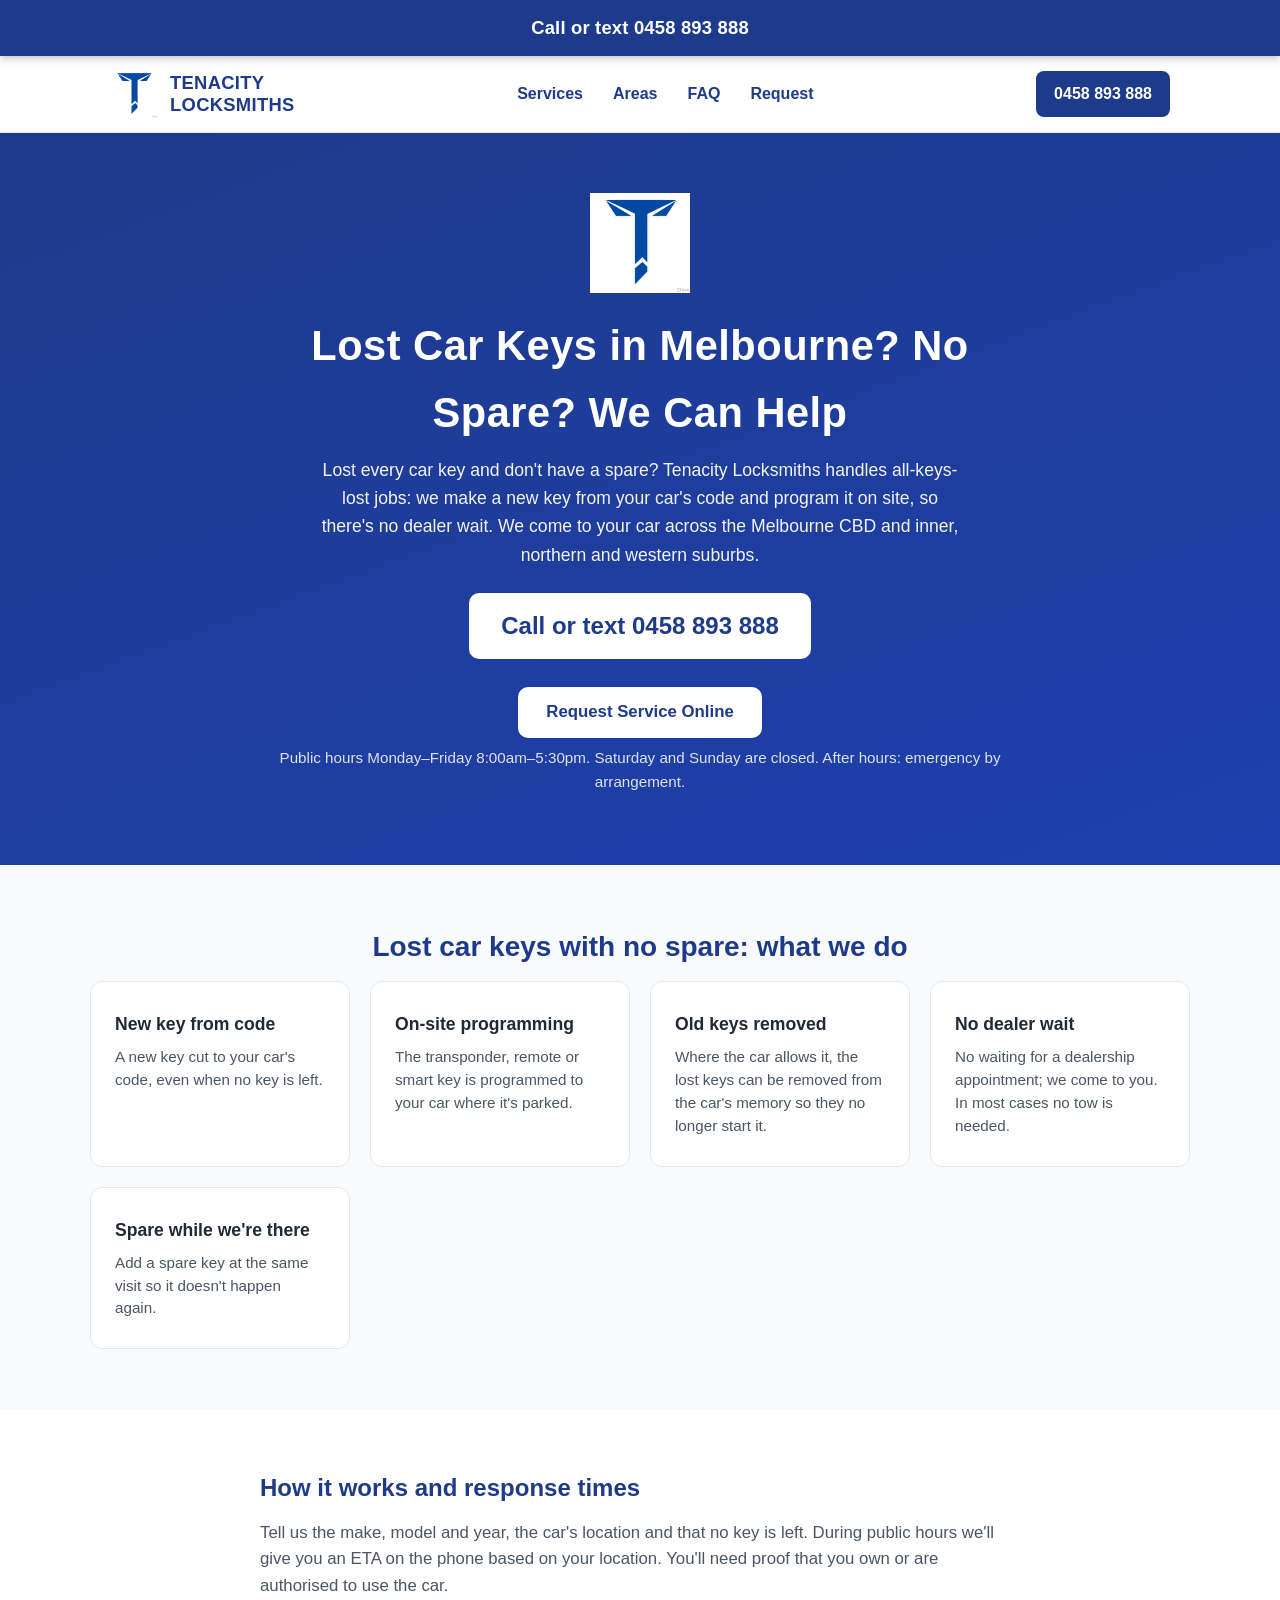
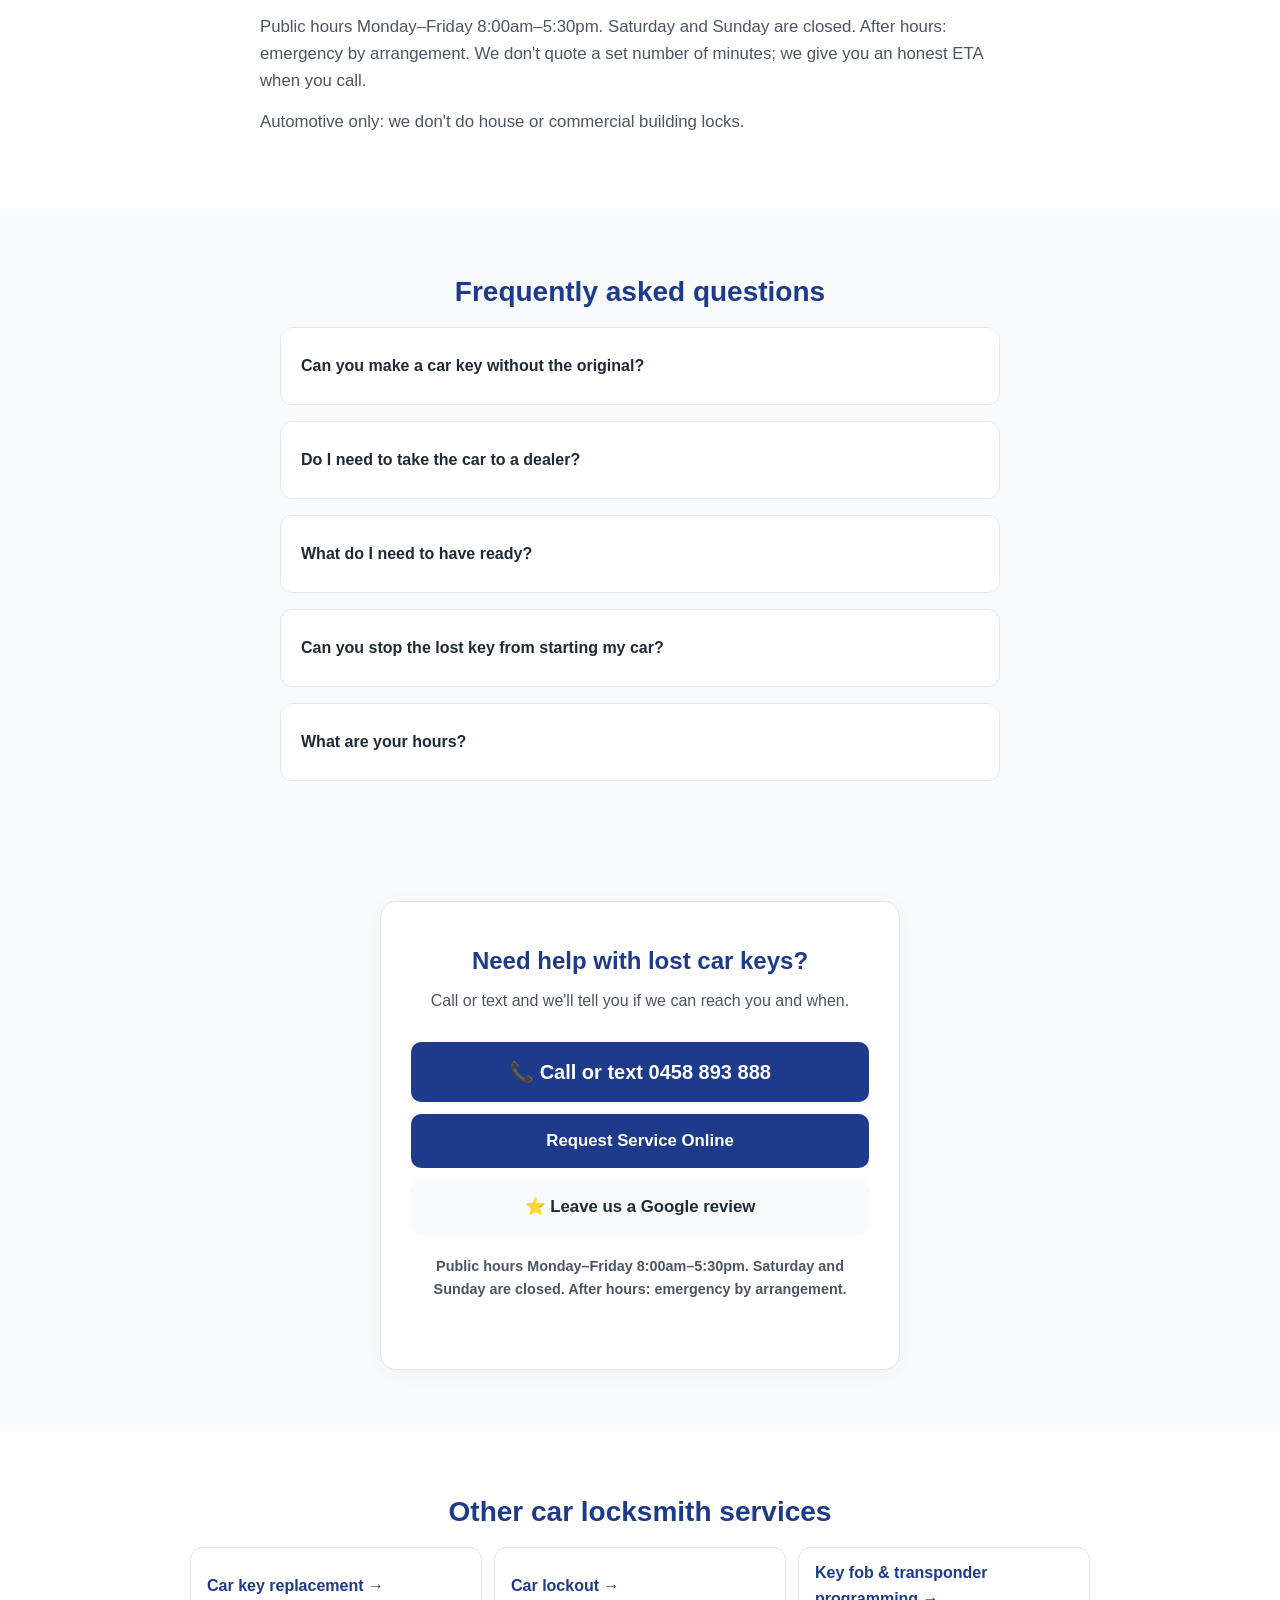
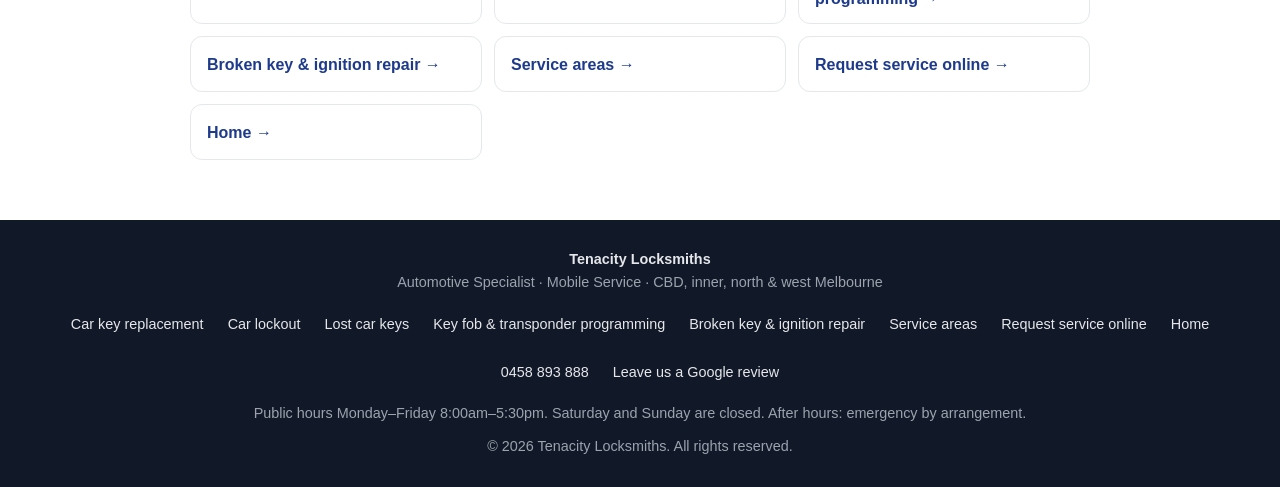
<file: lost-car-keys/index.html>
<!DOCTYPE html>
<html lang="en-AU">
<head>
  <meta charset="UTF-8" />
  <meta name="viewport" content="width=device-width, initial-scale=1" />
  <title>Lost Car Keys Melbourne | No Spare? | Tenacity Locksmiths</title>
  <meta name="description" content="Lost car keys and no spare? We make and program a new key at your car, so there&#x27;s no dealer wait. Melbourne CBD, inner north and west. Call 0458 893 888." />
  <meta name="theme-color" content="#1e3a8a" />
  <link rel="canonical" href="https://tenacitylocksmiths.com.au/lost-car-keys/" />
  <meta property="og:type" content="website" />
  <meta property="og:site_name" content="Tenacity Locksmiths" />
  <meta property="og:title" content="Lost Car Keys Melbourne | No Spare? | Tenacity Locksmiths" />
  <meta property="og:description" content="Lost car keys and no spare? We make and program a new key at your car, so there&#x27;s no dealer wait. Melbourne CBD, inner north and west. Call 0458 893 888." />
  <meta property="og:url" content="https://tenacitylocksmiths.com.au/lost-car-keys/" />
  <meta property="og:locale" content="en_AU" />
  <meta name="twitter:card" content="summary" />
  <meta name="twitter:title" content="Lost Car Keys Melbourne | No Spare? | Tenacity Locksmiths" />
  <meta name="twitter:description" content="Lost car keys and no spare? We make and program a new key at your car, so there&#x27;s no dealer wait. Melbourne CBD, inner north and west. Call 0458 893 888." />
  <link rel="icon" href="/favicon.ico" sizes="any" />
  <style>
    :root {
      --blue: #1e3a8a;
      --blue-dark: #1e3a8a;
      --blue-light: #3b82f6;
      --text: #1f2937;
      --text-light: #4b5563;
      --bg: #f8fafc;
      --white: #ffffff;
      --border: #e5e7eb;
    }

    * {
      margin: 0;
      padding: 0;
      box-sizing: border-box;
    }

    body {
      font-family: -apple-system, BlinkMacSystemFont, "Segoe UI", Roboto, "Helvetica Neue", Arial, sans-serif;
      color: var(--text);
      background: var(--bg);
      line-height: 1.6;
      -webkit-font-smoothing: antialiased;
    }

    a {
      color: inherit;
      text-decoration: none;
    }

    img, svg {
      display: block;
      max-width: 100%;
    }

    /* ========== HEADER ========== */
    header {
      background: var(--white);
      border-bottom: 1px solid var(--border);
      position: sticky;
      top: 0;
      z-index: 100;
      box-shadow: 0 1px 3px rgba(0,0,0,0.05);
    }

    .header-inner {
      max-width: 1100px;
      margin: 0 auto;
      padding: 14px 20px;
      display: flex;
      align-items: center;
      justify-content: space-between;
      gap: 16px;
    }

    .logo-area {
      display: flex;
      align-items: center;
      gap: 12px;
    }

    .logo-img {
      width: 48px;
      height: 48px;
      flex-shrink: 0;
      object-fit: contain;
    }

    .hero-logo-img {
      width: 100px;
      height: 100px;
      margin: 0 auto 20px;
      object-fit: contain;
    }

    .logo-text {
      font-size: 1.15rem;
      font-weight: 700;
      color: var(--blue);
      letter-spacing: 0.3px;
      line-height: 1.2;
    }

    .header-phone {
      background: var(--blue);
      color: white;
      padding: 10px 18px;
      border-radius: 8px;
      font-weight: 600;
      font-size: 1rem;
      white-space: nowrap;
      transition: background 0.2s;
    }

    .header-phone:hover {
      background: #1e40af;
    }

    /* ========== HERO ========== */
    .hero {
      background: linear-gradient(160deg, #1e3a8a 0%, #1e40af 100%);
      color: white;
      padding: 60px 20px 70px;
      text-align: center;
    }

    .hero-inner {
      max-width: 800px;
      margin: 0 auto;
    }

    .hero-logo {
      width: 90px;
      height: 90px;
      margin: 0 auto 20px;
    }

    .hero h1 {
      font-size: clamp(1.8rem, 5vw, 2.6rem);
      font-weight: 700;
      margin-bottom: 10px;
      letter-spacing: 0.5px;
    }

    .hero-tagline {
      font-size: 1.15rem;
      opacity: 0.95;
      margin-bottom: 28px;
      font-weight: 400;
    }

    .hero-phone {
      display: inline-block;
      background: white;
      color: var(--blue);
      font-size: 1.5rem;
      font-weight: 700;
      padding: 14px 32px;
      border-radius: 10px;
      margin-bottom: 12px;
      transition: transform 0.15s, box-shadow 0.15s;
    }

    .hero-phone:hover {
      transform: translateY(-2px);
      box-shadow: 0 8px 20px rgba(0,0,0,0.15);
    }

    .hero-sub {
      font-size: 0.95rem;
      opacity: 0.85;
    }

    /* ========== SECTIONS ========== */
    section {
      padding: 60px 20px;
    }

    .container {
      max-width: 1100px;
      margin: 0 auto;
    }

    .section-title {
      text-align: center;
      font-size: 1.75rem;
      font-weight: 700;
      color: var(--blue);
      margin-bottom: 12px;
    }

    .section-subtitle {
      text-align: center;
      color: var(--text-light);
      max-width: 560px;
      margin: 0 auto 40px;
      font-size: 1.05rem;
    }

    /* ========== SERVICES ========== */
    .services-grid {
      display: grid;
      grid-template-columns: repeat(auto-fit, minmax(260px, 1fr));
      gap: 20px;
    }

    .service-card {
      background: var(--white);
      border: 1px solid var(--border);
      border-radius: 12px;
      padding: 28px 24px;
      transition: box-shadow 0.2s, transform 0.2s;
    }

    .service-card:hover {
      box-shadow: 0 8px 24px rgba(30, 58, 138, 0.1);
      transform: translateY(-3px);
    }

    .service-icon {
      width: 42px;
      height: 42px;
      background: #eff6ff;
      border-radius: 10px;
      display: flex;
      align-items: center;
      justify-content: center;
      margin-bottom: 16px;
      color: var(--blue);
      font-size: 1.3rem;
    }

    .service-card h3 {
      font-size: 1.1rem;
      font-weight: 650;
      margin-bottom: 8px;
      color: var(--text);
    }

    .service-card p {
      font-size: 0.95rem;
      color: var(--text-light);
      line-height: 1.5;
    }

    /* ========== ABOUT ========== */
    .about {
      background: var(--white);
    }

    .about-content {
      max-width: 700px;
      margin: 0 auto;
      text-align: center;
    }

    .about-content p {
      font-size: 1.1rem;
      color: var(--text-light);
      margin-bottom: 16px;
    }

    .about-badges {
      display: flex;
      flex-wrap: wrap;
      justify-content: center;
      gap: 12px;
      margin-top: 28px;
    }

    .badge {
      background: #eff6ff;
      color: var(--blue);
      padding: 8px 16px;
      border-radius: 20px;
      font-size: 0.9rem;
      font-weight: 600;
    }

        /* ========== FAQ ========== */    #faq {      padding: 60px 20px;      background: var(--bg);    }    #faq .faq-list {      max-width: 720px;      margin: 0 auto;      display: grid;      gap: 16px;    }    #faq details {      background: var(--white);      border: 1px solid var(--border);      border-radius: 12px;      padding: 16px 20px;    }    #faq summary {      cursor: pointer;      font-weight: 600;      color: var(--text);      list-style: none;    }    #faq summary::-webkit-details-marker { display: none; }    #faq details p {      margin: 12px 0 0;      color: var(--text-light);      line-height: 1.55;    }    #faq a { color: var(--blue); text-decoration: underline; }    /* ========== CONTACT ========== */
    .contact-box {
      background: var(--white);
      border: 1px solid var(--border);
      border-radius: 16px;
      padding: 40px 30px;
      max-width: 520px;
      margin: 0 auto;
      text-align: center;
      box-shadow: 0 4px 20px rgba(0,0,0,0.04);
    }

    .contact-box h2 {
      font-size: 1.5rem;
      color: var(--blue);
      margin-bottom: 8px;
    }

    .contact-box > p {
      color: var(--text-light);
      margin-bottom: 28px;
    }

    .contact-item {
      display: block;
      padding: 14px 20px;
      margin-bottom: 12px;
      background: var(--bg);
      border-radius: 10px;
      font-weight: 600;
      font-size: 1.05rem;
      transition: background 0.2s;
    }

    .contact-item:hover {
      background: #e0e7ff;
    }

    .contact-item.phone {
      background: var(--blue);
      color: white;
      font-size: 1.25rem;
    }

    .contact-item.phone:hover {
      background: #1e40af;
    }

    .contact-note {
      margin-top: 20px;
      font-size: 0.9rem;
      color: var(--text-light);
    }

    /* ========== FOOTER ========== */
    footer {
      background: #111827;
      color: #9ca3af;
      text-align: center;
      padding: 28px 20px;
      font-size: 0.9rem;
    }

    footer strong {
      color: #e5e7eb;
    }

    /* ========== RESPONSIVE ========== */
    @media (max-width: 600px) {
      .header-inner {
        flex-direction: column;
        gap: 12px;
      }

      .logo-text {
        font-size: 1rem;
      }

      .header-phone {
        width: 100%;
        text-align: center;
      }

      .hero {
        padding: 50px 16px 60px;
      }

      .hero-phone {
        font-size: 1.3rem;
        padding: 12px 24px;
        width: 100%;
        max-width: 320px;
      }

      section {
        padding: 48px 16px;
      }

      .service-card {
        padding: 22px 18px;
      }
    }

    /* ===== Review edits: H1 logo, H4 call bar, H10 nav, H11 cards, H12 areas, H13 tap targets ===== */
    html { scroll-padding-top: 72px; }
    body { padding-top: 56px; padding-top: calc(56px + env(safe-area-inset-top)); }
    .call-bar {
      position: fixed; top: 0; left: 0; right: 0; z-index: 1000;
      display: flex; align-items: center; justify-content: center;
      min-height: 56px; padding: env(safe-area-inset-top) 16px 0;
      background: #1e3a8a; color: #ffffff;
      font-size: 1.15rem; font-weight: 800; letter-spacing: 0.2px;
      text-decoration: none; box-shadow: 0 2px 8px rgba(0,0,0,0.25);
    }
    .call-bar:hover, .call-bar:focus { background: #1e40af; }
    .call-bar:focus-visible { outline: 3px solid #ffffff; outline-offset: -3px; }
    header { position: static; }
    .site-nav { display: flex; flex-wrap: wrap; gap: 4px 6px; justify-content: center; }
    .site-nav a {
      display: inline-flex; align-items: center; min-height: 44px; padding: 0 12px;
      border-radius: 8px; font-weight: 600; color: var(--blue);
    }
    .site-nav a:hover { background: #eff6ff; }
    a.service-card { display: block; color: inherit; }
    .card-more { display: inline-block; margin-top: 10px; font-weight: 600; color: var(--blue); font-size: 0.95rem; }
    .services-more { text-align: center; margin-top: 24px; color: var(--text-light); }
    .services-more a { display: inline-block; padding: 10px 4px; color: var(--blue); font-weight: 600; text-decoration: underline; }
    .areas { background: var(--white); }
    .areas-grid { display: grid; grid-template-columns: repeat(auto-fit, minmax(220px, 1fr)); gap: 16px; max-width: 900px; margin: 0 auto; }
    .area-group { border: 1px solid var(--border); border-radius: 12px; padding: 18px 20px; }
    .area-group h3 { font-size: 1.05rem; color: var(--blue); margin-bottom: 6px; }
    .area-group p { color: var(--text-light); }
    #faq summary { display: flex; align-items: center; min-height: 44px; padding: 8px 0; }
    #faq details p a, .contact-note a, .hero-sub a { display: inline-block; padding: 12px 2px; margin: -12px 0; }
    .footer-links { display: flex; flex-wrap: wrap; justify-content: center; gap: 4px 8px; margin: 8px 0; }
    .footer-links a { display: inline-flex; align-items: center; min-height: 44px; padding: 0 8px; color: #e5e7eb; }
    @media (max-width: 600px) {
      .header-phone { display: none; }
      .site-nav { width: 100%; }
    }
  </style>
  <style>
    /* service-page additions (same palette as home) */
    .hero-intro { font-size: 1.1rem; opacity: 0.95; margin: 0 auto 24px; max-width: 640px; }
    .content { max-width: 760px; margin: 0 auto; }
    .content h2 { color: var(--blue); font-size: 1.5rem; margin: 0 0 12px; }
    .content p { color: var(--text-light); margin-bottom: 14px; font-size: 1.05rem; }
    .content ul { margin: 0 0 14px 20px; color: var(--text-light); font-size: 1.05rem; }
    .content li { margin-bottom: 6px; }
    .link-grid { display: grid; grid-template-columns: repeat(auto-fit, minmax(220px, 1fr)); gap: 12px; max-width: 900px; margin: 0 auto; }
    .link-grid a { display: flex; align-items: center; min-height: 56px; padding: 12px 16px; border: 1px solid var(--border); border-radius: 12px; background: var(--white); color: var(--blue); font-weight: 600; }
    .link-grid a:hover { background: #eff6ff; }
    .cta-band { text-align: center; }
  </style>
</head>
<body>
  <a class="call-bar" href="tel:+61458893888">Call or text 0458 893 888</a>
  <header>
    <div class="header-inner">
      <a href="/" class="logo-area" aria-label="Tenacity Locksmiths – home">
        <img src="/logo.jpg" width="48" height="48" alt="Tenacity Locksmiths logo" class="logo-img" />
        <div class="logo-text">TENACITY<br>LOCKSMITHS</div>
      </a>
      <nav class="site-nav" aria-label="Main">
        <a href="/#services">Services</a>
        <a href="/service-areas/">Areas</a>
        <a href="#faq">FAQ</a>
        <a href="/request/">Request</a>
      </nav>
      <a href="tel:+61458893888" class="header-phone">0458 893 888</a>
    </div>
  </header>

  <section class="hero">
    <div class="hero-inner">
      <img src="/logo.jpg" width="100" height="100" alt="Tenacity Locksmiths logo" class="hero-logo-img" />
      <h1>Lost Car Keys in Melbourne? No Spare? We Can Help</h1>
      <p class="hero-intro">Lost every car key and don't have a spare? Tenacity Locksmiths handles all-keys-lost jobs: we make a new key from your car's code and program it on site, so there's no dealer wait. We come to your car across the Melbourne CBD and inner, northern and western suburbs.</p>
      <a href="tel:+61458893888" class="hero-phone">Call or text 0458 893 888</a>
      <p style="margin: 16px 0 8px;">
        <a href="/request/" style="display:inline-block; background:#ffffff; color:#1e3a8a; font-weight:700; padding:12px 28px; border-radius:10px; text-decoration:none; font-size:1.05rem;">Request Service Online</a>
      </p>
      <p class="hero-sub">Public hours Monday–Friday 8:00am–5:30pm. Saturday and Sunday are closed. After hours: emergency by arrangement.</p>
    </div>
  </section>

  <section id="services">
    <div class="container">
      <h2 class="section-title">Lost car keys with no spare: what we do</h2>
      <div class="services-grid">
        <div class="service-card"><h3>New key from code</h3><p>A new key cut to your car&#x27;s code, even when no key is left.</p></div>
        <div class="service-card"><h3>On-site programming</h3><p>The transponder, remote or smart key is programmed to your car where it&#x27;s parked.</p></div>
        <div class="service-card"><h3>Old keys removed</h3><p>Where the car allows it, the lost keys can be removed from the car&#x27;s memory so they no longer start it.</p></div>
        <div class="service-card"><h3>No dealer wait</h3><p>No waiting for a dealership appointment; we come to you. In most cases no tow is needed.</p></div>
        <div class="service-card"><h3>Spare while we&#x27;re there</h3><p>Add a spare key at the same visit so it doesn&#x27;t happen again.</p></div>
      </div>
    </div>
  </section>

  <section class="about" id="how">
    <div class="container">
      <div class="content">
      <h2>How it works and response times</h2>
      <p>Tell us the make, model and year, the car's location and that no key is left. During public hours we'll give you an ETA on the phone based on your location. You'll need proof that you own or are authorised to use the car.</p>
      <p>Public hours Monday–Friday 8:00am–5:30pm. Saturday and Sunday are closed. After hours: emergency by arrangement. We don't quote a set number of minutes; we give you an honest ETA when you call.</p>
      <p>Automotive only: we don't do house or commercial building locks.</p>
      </div>
    </div>
  </section>

  <section id="faq">
    <div class="container">
      <h2 class="section-title">Frequently asked questions</h2>
      <div class="faq-list">
        <details><summary>Can you make a car key without the original?</summary><p>Yes, for most makes and models. We cut a new key to code and program it at the car.</p></details>
        <details><summary>Do I need to take the car to a dealer?</summary><p>No. We come to the car and do the cutting and programming on site, so there&#x27;s no dealer wait.</p></details>
        <details><summary>What do I need to have ready?</summary><p>Proof of ownership or authorisation, the car&#x27;s make, model and year, and the VIN if you have it.</p></details>
        <details><summary>Can you stop the lost key from starting my car?</summary><p>On many cars, yes. We can remove lost keys from the car&#x27;s memory when programming the new one.</p></details>
        <details><summary>What are your hours?</summary><p>Public hours Monday–Friday 8:00am–5:30pm. Saturday and Sunday are closed. After hours: emergency by arrangement.</p></details>
      </div>
    </div>
  </section>

  <section id="contact" class="cta-band">
    <div class="container">
      <div class="contact-box">
        <h2>Need help with lost car keys?</h2>
        <p>Call or text and we'll tell you if we can reach you and when.</p>
        <a href="tel:+61458893888" class="contact-item phone">📞 Call or text 0458 893 888</a>
        <a href="/request/" class="contact-item" style="background:#1e3a8a; color:white; margin-top:10px;">Request Service Online</a>
        <a href="https://g.page/r/CcKMGd-RK_UQEAI/review" class="contact-item" target="_blank" rel="noopener">⭐ Leave us a Google review</a>
        <p class="contact-note"><strong>Public hours Monday–Friday 8:00am–5:30pm. Saturday and Sunday are closed. After hours: emergency by arrangement.</strong></p>
      </div>
    </div>
  </section>

  <section id="more" class="areas">
    <div class="container">
      <h2 class="section-title">Other car locksmith services</h2>
      <nav class="link-grid" aria-label="Other services">
        <a href="/car-key-replacement/">Car key replacement →</a>
        <a href="/car-lockout/">Car lockout →</a>
        <a href="/key-fob-transponder-programming/">Key fob &amp; transponder programming →</a>
        <a href="/broken-key-ignition-repair/">Broken key &amp; ignition repair →</a>
        <a href="/service-areas/">Service areas →</a>
        <a href="/request/">Request service online →</a>
        <a href="/">Home →</a>
      </nav>
    </div>
  </section>

  <footer>
    <p><strong>Tenacity Locksmiths</strong></p>
    <p>Automotive Specialist · Mobile Service · CBD, inner, north &amp; west Melbourne</p>
    <nav class="footer-links" aria-label="Footer">
      <a href="/car-key-replacement/">Car key replacement</a>
      <a href="/car-lockout/">Car lockout</a>
      <a href="/lost-car-keys/">Lost car keys</a>
      <a href="/key-fob-transponder-programming/">Key fob &amp; transponder programming</a>
      <a href="/broken-key-ignition-repair/">Broken key &amp; ignition repair</a>
      <a href="/service-areas/">Service areas</a>
      <a href="/request/">Request service online</a>
      <a href="/">Home</a>
      <a href="tel:+61458893888">0458 893 888</a>
      <a href="https://g.page/r/CcKMGd-RK_UQEAI/review" target="_blank" rel="noopener">Leave us a Google review</a>
    </nav>
    <p>Public hours Monday–Friday 8:00am–5:30pm. Saturday and Sunday are closed. After hours: emergency by arrangement.</p>
    <p style="margin-top: 10px;">© 2026 Tenacity Locksmiths. All rights reserved.</p>
  </footer>
<script type="application/ld+json">
{
  "@context": "https://schema.org",
  "@graph": [
    {
      "@type": "Locksmith",
      "@id": "https://tenacitylocksmiths.com.au/#business",
      "name": "Tenacity Locksmiths",
      "url": "https://tenacitylocksmiths.com.au/",
      "telephone": "+61458893888",
      "email": "tenacitylocksmiths@gmail.com",
      "logo": "https://tenacitylocksmiths.com.au/logo.jpg",
      "image": "https://tenacitylocksmiths.com.au/logo.jpg",
      "sameAs": [
        "https://g.page/r/CcKMGd-RK_UQEAI/review"
      ],
      "areaServed": [
        {
          "@type": "Place",
          "name": "Melbourne CBD, VIC, Australia"
        },
        {
          "@type": "Place",
          "name": "Melton, VIC, Australia"
        },
        {
          "@type": "Place",
          "name": "Altona, VIC, Australia"
        },
        {
          "@type": "Place",
          "name": "Coburg, VIC, Australia"
        },
        {
          "@type": "Place",
          "name": "Epping, VIC, Australia"
        },
        {
          "@type": "Place",
          "name": "Carlton, VIC, Australia"
        },
        {
          "@type": "Place",
          "name": "Fitzroy, VIC, Australia"
        },
        {
          "@type": "Place",
          "name": "Prahran, VIC, Australia"
        },
        {
          "@type": "Place",
          "name": "Essendon, VIC, Australia"
        },
        {
          "@type": "Place",
          "name": "Richmond, VIC, Australia"
        },
        {
          "@type": "Place",
          "name": "St Kilda, VIC, Australia"
        },
        {
          "@type": "Place",
          "name": "Sunshine, VIC, Australia"
        },
        {
          "@type": "Place",
          "name": "Brunswick, VIC, Australia"
        },
        {
          "@type": "Place",
          "name": "Footscray, VIC, Australia"
        },
        {
          "@type": "Place",
          "name": "Northcote, VIC, Australia"
        },
        {
          "@type": "Place",
          "name": "Flemington, VIC, Australia"
        },
        {
          "@type": "Place",
          "name": "South Yarra, VIC, Australia"
        },
        {
          "@type": "Place",
          "name": "Moonee Ponds, VIC, Australia"
        },
        {
          "@type": "Place",
          "name": "South Morang, VIC, Australia"
        },
        {
          "@type": "Place",
          "name": "Port Melbourne, VIC, Australia"
        }
      ],
      "openingHoursSpecification": [
        {
          "@type": "OpeningHoursSpecification",
          "dayOfWeek": [
            "Monday",
            "Tuesday",
            "Wednesday",
            "Thursday",
            "Friday"
          ],
          "opens": "08:00",
          "closes": "17:30"
        }
      ]
    },
    {
      "@type": "Service",
      "@id": "https://tenacitylocksmiths.com.au/lost-car-keys/#service",
      "name": "Lost car key replacement (all keys lost)",
      "serviceType": "Automotive locksmith",
      "url": "https://tenacitylocksmiths.com.au/lost-car-keys/",
      "provider": {
        "@id": "https://tenacitylocksmiths.com.au/#business"
      },
      "areaServed": [
        {
          "@type": "Place",
          "name": "Melbourne CBD, VIC, Australia"
        },
        {
          "@type": "Place",
          "name": "Melton, VIC, Australia"
        },
        {
          "@type": "Place",
          "name": "Altona, VIC, Australia"
        },
        {
          "@type": "Place",
          "name": "Coburg, VIC, Australia"
        },
        {
          "@type": "Place",
          "name": "Epping, VIC, Australia"
        },
        {
          "@type": "Place",
          "name": "Carlton, VIC, Australia"
        },
        {
          "@type": "Place",
          "name": "Fitzroy, VIC, Australia"
        },
        {
          "@type": "Place",
          "name": "Prahran, VIC, Australia"
        },
        {
          "@type": "Place",
          "name": "Essendon, VIC, Australia"
        },
        {
          "@type": "Place",
          "name": "Richmond, VIC, Australia"
        },
        {
          "@type": "Place",
          "name": "St Kilda, VIC, Australia"
        },
        {
          "@type": "Place",
          "name": "Sunshine, VIC, Australia"
        },
        {
          "@type": "Place",
          "name": "Brunswick, VIC, Australia"
        },
        {
          "@type": "Place",
          "name": "Footscray, VIC, Australia"
        },
        {
          "@type": "Place",
          "name": "Northcote, VIC, Australia"
        },
        {
          "@type": "Place",
          "name": "Flemington, VIC, Australia"
        },
        {
          "@type": "Place",
          "name": "South Yarra, VIC, Australia"
        },
        {
          "@type": "Place",
          "name": "Moonee Ponds, VIC, Australia"
        },
        {
          "@type": "Place",
          "name": "South Morang, VIC, Australia"
        },
        {
          "@type": "Place",
          "name": "Port Melbourne, VIC, Australia"
        }
      ],
      "description": "Lost every car key and don't have a spare? Tenacity Locksmiths can make a new key from your car's code and program it on site, so there's no dealer wait."
    },
    {
      "@type": "FAQPage",
      "@id": "https://tenacitylocksmiths.com.au/lost-car-keys/#faq",
      "mainEntity": [
        {
          "@type": "Question",
          "name": "Can you make a car key without the original?",
          "acceptedAnswer": {
            "@type": "Answer",
            "text": "Yes, for most makes and models. We cut a new key to code and program it at the car."
          }
        },
        {
          "@type": "Question",
          "name": "Do I need to take the car to a dealer?",
          "acceptedAnswer": {
            "@type": "Answer",
            "text": "No. We come to the car and do the cutting and programming on site, so there's no dealer wait."
          }
        },
        {
          "@type": "Question",
          "name": "What do I need to have ready?",
          "acceptedAnswer": {
            "@type": "Answer",
            "text": "Proof of ownership or authorisation, the car's make, model and year, and the VIN if you have it."
          }
        },
        {
          "@type": "Question",
          "name": "Can you stop the lost key from starting my car?",
          "acceptedAnswer": {
            "@type": "Answer",
            "text": "On many cars, yes. We can remove lost keys from the car's memory when programming the new one."
          }
        },
        {
          "@type": "Question",
          "name": "What are your hours?",
          "acceptedAnswer": {
            "@type": "Answer",
            "text": "Public hours Monday–Friday 8:00am–5:30pm. Saturday and Sunday are closed. After hours: emergency by arrangement."
          }
        }
      ]
    }
  ]
}
</script>
</body>
</html>
</file>
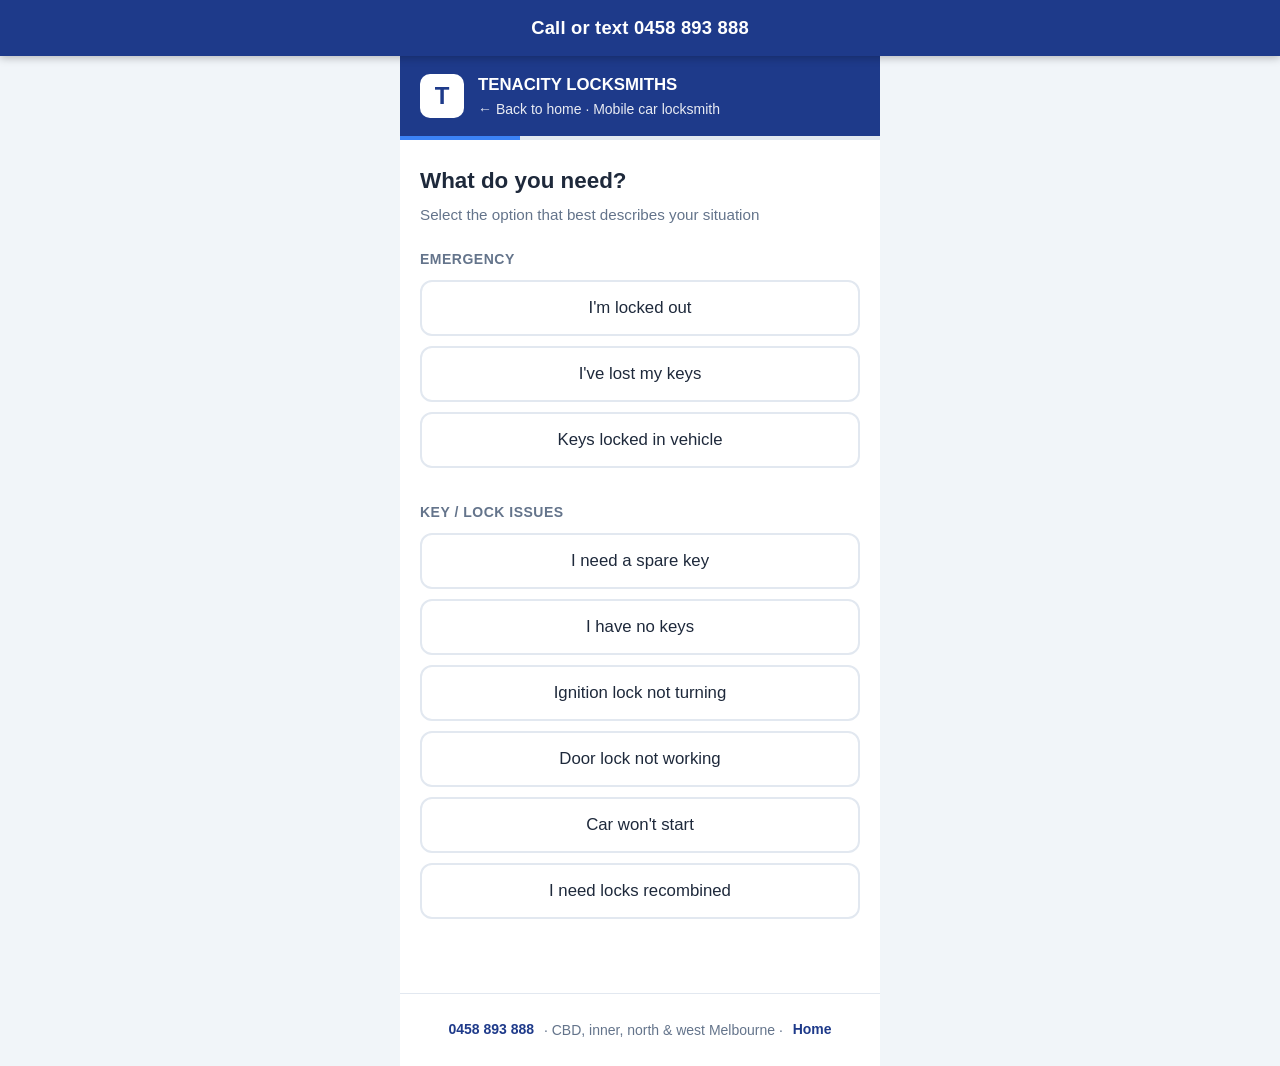
<file: request/index.html>
<!DOCTYPE html>
<html lang="en-AU">
<head>
  <meta charset="UTF-8" />
  <meta name="viewport" content="width=device-width, initial-scale=1" />
  <title>Request a Mobile Car Locksmith | Tenacity Locksmiths</title>
  <meta name="description" content="Request a mobile car locksmith online. Tell us your car, key problem and suburb and we&#x27;ll call back with a time. Melbourne CBD, inner north and west." />
  <meta name="theme-color" content="#1e3a8a" />
  <link rel="canonical" href="https://tenacitylocksmiths.com.au/request/" />
  <meta property="og:type" content="website" />
  <meta property="og:site_name" content="Tenacity Locksmiths" />
  <meta property="og:title" content="Request a Mobile Car Locksmith | Tenacity Locksmiths" />
  <meta property="og:description" content="Request a mobile car locksmith online. Tell us your car, key problem and suburb and we&#x27;ll call back with a time. Melbourne CBD, inner north and west." />
  <meta property="og:url" content="https://tenacitylocksmiths.com.au/request/" />
  <meta name="twitter:card" content="summary" />
  <link rel="icon" href="/favicon.ico" sizes="any" />
  <style>
    :root {
      --blue: #1e3a8a;
      --blue-dark: #1e40af;
      --bg: #f1f5f9;
      --white: #ffffff;
      --text: #1e293b;
      --text-light: #64748b;
      --border: #e2e8f0;
      --error: #dc2626;
      --success: #16a34a;
      --radius: 12px;
    }
    * { margin: 0; padding: 0; box-sizing: border-box; }
    body {
      font-family: -apple-system, BlinkMacSystemFont, "Segoe UI", Roboto, Arial, sans-serif;
      background: var(--bg);
      color: var(--text);
      line-height: 1.5;
      min-height: 100vh;
    }
    .app {
      max-width: 480px;
      margin: 0 auto;
      min-height: 100vh;
      display: flex;
      flex-direction: column;
      background: var(--white);
    }
    .header {
      background: var(--blue);
      color: white;
      padding: 16px 20px;
      display: flex;
      align-items: center;
      gap: 14px;
    }
    .logo {
      width: 44px; height: 44px;
      background: white; color: var(--blue);
      font-weight: 800; font-size: 1.5rem;
      display: flex; align-items: center; justify-content: center;
      border-radius: 10px;
    }
    .brand { font-weight: 700; font-size: 1.05rem; }
    .tagline { font-size: 0.8rem; opacity: 0.9; margin-top: 2px; }
    .progress-container { height: 4px; background: #e2e8f0; }
    .progress-bar { height: 100%; background: #3b82f6; width: 25%; transition: width 0.3s; }
    .main { flex: 1; padding: 24px 20px 40px; }
    .step { display: none; }
    .step.active { display: block; }
    h1 { font-size: 1.4rem; font-weight: 700; margin-bottom: 6px; }
    .subtitle { color: var(--text-light); font-size: 0.95rem; margin-bottom: 22px; }
    .option-group { margin-bottom: 24px; }
    .group-title {
      font-size: 0.8rem; font-weight: 600; text-transform: uppercase;
      letter-spacing: 0.5px; color: var(--text-light); margin-bottom: 10px;
    }
    .option-btn {
      width: 100%; padding: 16px 18px;
      background: var(--white); border: 2px solid var(--border);
      border-radius: var(--radius); margin-bottom: 10px;
      font-size: 1.05rem; font-weight: 500; color: var(--text);
      cursor: pointer; text-align: center;
    }
    .option-btn:active { border-color: var(--blue); background: #eff6ff; }
    .form-group { margin-bottom: 18px; }
    label { display: block; font-weight: 600; font-size: 0.95rem; margin-bottom: 7px; }
    .required { color: var(--error); }
    .optional { font-weight: 400; color: var(--text-light); font-size: 0.85rem; }
    input, textarea {
      width: 100%; padding: 14px 16px;
      border: 2px solid var(--border); border-radius: 10px;
      font-size: 1rem; font-family: inherit;
    }
    input:focus, textarea:focus { outline: none; border-color: var(--blue); }
    .error-msg { color: var(--error); font-size: 0.85rem; margin-top: 5px; display: none; }
    .error-msg.show { display: block; }
    .radio-group { display: flex; flex-direction: column; gap: 10px; }
    .radio-card {
      display: flex; align-items: flex-start; gap: 12px;
      padding: 14px; border: 2px solid var(--border);
      border-radius: var(--radius); cursor: pointer;
    }
    .radio-card.selected { border-color: var(--blue); background: #eff6ff; }
    .radio-title { font-weight: 600; font-size: 1.05rem; }
    .radio-desc { font-size: 0.85rem; color: var(--text-light); }
    .nav-buttons { display: flex; gap: 12px; margin-top: 26px; }
    .btn {
      flex: 1; padding: 15px 18px; border-radius: 10px;
      font-size: 1.05rem; font-weight: 600; border: none; cursor: pointer;
    }
    .btn-primary { background: var(--blue); color: white; }
    .btn-primary:disabled { background: #94a3b8; }
    .btn-secondary { background: var(--bg); color: var(--text); border: 2px solid var(--border); }
    .success-icon {
      width: 70px; height: 70px; background: #dcfce7; color: var(--success);
      font-size: 2rem; font-weight: 700; border-radius: 50%;
      display: flex; align-items: center; justify-content: center;
      margin: 10px auto 18px;
    }
    .success-text { text-align: center; color: var(--text-light); margin-bottom: 20px; }
    .summary-box { background: var(--bg); border-radius: var(--radius); padding: 16px; margin-bottom: 20px; font-size: 0.95rem; }
    .summary-box div { margin-bottom: 6px; }
    .success-note { text-align: center; font-size: 0.9rem; color: var(--text-light); }
    .footer {
      text-align: center; padding: 14px; font-size: 0.85rem;
      color: var(--text-light); border-top: 1px solid var(--border);
    }
    .footer a { color: var(--blue); font-weight: 600; text-decoration: none; }
    /* ===== Review edits: R1 call bar, R2 home link, H13 accessibility ===== */
    body { padding-top: 56px; padding-top: calc(56px + env(safe-area-inset-top)); }
    .call-bar {
      position: fixed; top: 0; left: 0; right: 0; z-index: 1000;
      display: flex; align-items: center; justify-content: center;
      min-height: 56px; padding: env(safe-area-inset-top) 16px 0;
      background: #1e3a8a; color: #ffffff;
      font-size: 1.15rem; font-weight: 800; letter-spacing: 0.2px;
      text-decoration: none; box-shadow: 0 2px 8px rgba(0,0,0,0.25);
    }
    .call-bar:hover, .call-bar:focus { background: #1e40af; }
    .call-bar:focus-visible { outline: 3px solid #ffffff; outline-offset: -3px; }
    .home-link { display: flex; align-items: center; gap: 14px; color: inherit; text-decoration: none; min-height: 44px; }
    .tagline, .group-title, .optional, .error-msg, .radio-desc, .footer { font-size: 0.875rem; }
    fieldset.radio-fieldset { border: 0; padding: 0; margin: 0; min-width: 0; }
    fieldset.radio-fieldset legend { display: block; font-weight: 600; font-size: 0.95rem; margin-bottom: 7px; padding: 0; }
    .radio-card input { width: 20px; height: 20px; margin-top: 3px; flex-shrink: 0; }
    .footer a { display: inline-flex; align-items: center; min-height: 44px; padding: 0 6px; }
  </style>
</head>
<body>
  <a class="call-bar" href="tel:+61458893888">Call or text 0458 893 888</a>
  <div class="app">
    <header class="header">
      <a href="/" class="home-link" aria-label="Tenacity Locksmiths – back to home page">
        <div class="logo">T</div>
        <div>
          <div class="brand">TENACITY LOCKSMITHS</div>
          <div class="tagline">← Back to home · Mobile car locksmith</div>
        </div>
      </a>
    </header>

    <div class="progress-container">
      <div class="progress-bar" id="progressBar"></div>
    </div>

    <main class="main">

      <!-- STEP 1 -->
      <section class="step active" id="step1">
        <h1>What do you need?</h1>
        <p class="subtitle">Select the option that best describes your situation</p>

        <div class="option-group">
          <h2 class="group-title">Emergency</h2>
          <button type="button" class="option-btn" data-value="I'm locked out">I'm locked out</button>
          <button type="button" class="option-btn" data-value="I've lost my keys">I've lost my keys</button>
          <button type="button" class="option-btn" data-value="Keys locked in vehicle">Keys locked in vehicle</button>
        </div>

        <div class="option-group">
          <h2 class="group-title">Key / Lock Issues</h2>
          <button type="button" class="option-btn" data-value="I need a spare key">I need a spare key</button>
          <button type="button" class="option-btn" data-value="I have no keys">I have no keys</button>
          <button type="button" class="option-btn" data-value="Ignition lock not turning">Ignition lock not turning</button>
          <button type="button" class="option-btn" data-value="Door lock not working">Door lock not working</button>
          <button type="button" class="option-btn" data-value="Car won't start">Car won't start</button>
          <button type="button" class="option-btn" data-value="I need locks recombined">I need locks recombined</button>
        </div>
      </section>

      <!-- STEP 2 -->
      <section class="step" id="step2">
        <h1>Vehicle details</h1>
        <p class="subtitle">This helps us bring the right equipment</p>

        <div class="form-group">
          <label for="manufacturer">Manufacturer <span class="required">*</span></label>
          <input type="text" id="manufacturer" required aria-describedby="manufacturerError" placeholder="e.g. Toyota, Holden, Ford, BMW" />
          <div class="error-msg" id="manufacturerError"></div>
        </div>

        <div class="form-group">
          <label for="model">Model <span class="required">*</span></label>
          <input type="text" id="model" required aria-describedby="modelError" placeholder="e.g. Hilux, Commodore, Ranger" />
          <div class="error-msg" id="modelError"></div>
        </div>

        <div class="form-group">
          <label for="year">Year <span class="required">*</span></label>
          <input type="text" id="year" required aria-describedby="yearError" placeholder="e.g. 2019" inputmode="numeric" />
          <div class="error-msg" id="yearError"></div>
        </div>

        <div class="form-group">
          <fieldset class="radio-fieldset" aria-describedby="startTypeError">
          <legend>Start type <span class="required">*</span></legend>
          <div class="radio-group">
            <label class="radio-card" id="radioPush" for="startPush">
              <input type="radio" name="startType" id="startPush" value="Push start" />
              <span>
                <span class="radio-title" style="display:block;">Push start</span>
                <span class="radio-desc" style="display:block;">Button start / keyless</span>
              </span>
            </label>
            <label class="radio-card" id="radioTurn" for="startTurn">
              <input type="radio" name="startType" id="startTurn" value="Turn key start" />
              <span>
                <span class="radio-title" style="display:block;">Turn key start</span>
                <span class="radio-desc" style="display:block;">Traditional key ignition</span>
              </span>
            </label>
          </div>
          </fieldset>
          <div class="error-msg" id="startTypeError"></div>
        </div>

        <div class="nav-buttons">
          <button type="button" class="btn btn-secondary" id="backTo1">Back</button>
          <button type="button" class="btn btn-primary" id="toStep3">Continue</button>
        </div>
      </section>
      <!-- STEP 3 -->
      <section class="step" id="step3">
        <h1>Your contact details</h1>
        <p class="subtitle">So we can reach you and find the job</p>

        <div class="form-group">
          <label for="phone">Phone number <span class="required">*</span></label>
          <input type="tel" id="phone" autocomplete="tel" required aria-describedby="phoneError" placeholder="04XX XXX XXX" inputmode="tel" />
          <div class="error-msg" id="phoneError"></div>
        </div>

        <div class="form-group">
          <label for="location">Job location / Address <span class="required">*</span></label>
          <textarea id="location" required aria-describedby="locationError" rows="3" placeholder="Street address, suburb, or nearest landmark"></textarea>
          <div class="error-msg" id="locationError"></div>
        </div>

        <div class="form-group">
          <label for="name">Your name or Dealership <span class="optional">(optional)</span></label>
          <input type="text" id="name" autocomplete="name" placeholder="e.g. John or ABC Toyota" />
        </div>

        <div class="form-group">
          <label for="extraNotes">Anything else we should know? <span class="optional">(optional)</span></label>
          <textarea id="extraNotes" rows="2" placeholder="Extra details..."></textarea>
        </div>

        <div class="nav-buttons">
          <button type="button" class="btn btn-secondary" id="backTo2">Back</button>
          <button type="button" class="btn btn-primary" id="submitBtn">Submit Request</button>
        </div>
      </section>

      <!-- STEP 4 -->
      <section class="step" id="step4">
        <div class="success-icon">✓</div>
        <h1 style="text-align:center;">Request received</h1>
        <p class="success-text">Thanks. We’ve received your request and will contact you shortly.</p>
        <div class="summary-box" id="summaryBox"></div>
        <p class="success-note">
          If this is urgent and you don’t hear from us within a few minutes, call <a href="tel:+61458893888"><strong>0458 893 888</strong></a>. Public hours Monday–Friday 8:00am–5:30pm. After hours: emergency by arrangement.
        </p>
      </section>

    </main>

    <footer class="footer">
      <a href="tel:+61458893888">0458 893 888</a> · CBD, inner, north &amp; west Melbourne · <a href="/">Home</a>
    </footer>
  </div>

  <script>
    (function() {
      var formData = {
        service: "", phone: "", location: "", name: "",
        manufacturer: "", model: "", year: "", startType: "", extraNotes: ""
      };

      function goToStep(n) {
        var steps = document.querySelectorAll(".step");
        for (var i = 0; i < steps.length; i++) {
          steps[i].classList.remove("active");
        }
        var target = document.getElementById("step" + n);
        if (target) target.classList.add("active");
        var bar = document.getElementById("progressBar");
        if (bar) bar.style.width = (n / 4 * 100) + "%";
        window.scrollTo(0, 0);
      }

      var optionBtns = document.querySelectorAll(".option-btn");
      for (var i = 0; i < optionBtns.length; i++) {
        optionBtns[i].onclick = function() {
          formData.service = this.getAttribute("data-value");
          goToStep(2);
        };
      }

      document.getElementById("backTo1").onclick = function() { goToStep(1); };

      document.getElementById("radioPush").onclick = function() {
        this.classList.add("selected");
        document.getElementById("radioTurn").classList.remove("selected");
        this.querySelector("input").checked = true;
        formData.startType = "Push start";
      };
      document.getElementById("radioTurn").onclick = function() {
        this.classList.add("selected");
        document.getElementById("radioPush").classList.remove("selected");
        this.querySelector("input").checked = true;
        formData.startType = "Turn key start";
      };

      document.getElementById("toStep3").onclick = function() {
        var manufacturer = document.getElementById("manufacturer").value.trim();
        var model = document.getElementById("model").value.trim();
        var year = document.getElementById("year").value.trim();
        var valid = true;

        function showErr(id, msg) {
          var el = document.getElementById(id);
          el.textContent = msg;
          el.classList.add("show");
          valid = false;
        }
        function hideErr(id) {
          document.getElementById(id).classList.remove("show");
        }

        if (!manufacturer) showErr("manufacturerError", "Please enter the manufacturer");
        else hideErr("manufacturerError");
        if (!model) showErr("modelError", "Please enter the model");
        else hideErr("modelError");
        if (!year) showErr("yearError", "Please enter the year");
        else hideErr("yearError");
        if (!formData.startType) showErr("startTypeError", "Please select the start type");
        else hideErr("startTypeError");

        if (!valid) return;

        formData.manufacturer = manufacturer;
        formData.model = model;
        formData.year = year;
        goToStep(3);
      };

      document.getElementById("backTo2").onclick = function() { goToStep(2); };

      document.getElementById("submitBtn").onclick = function() {
        var phone = document.getElementById("phone").value.trim();
        var location = document.getElementById("location").value.trim();
        var valid = true;

        if (!phone || phone.replace(/\s/g, "").length < 8) {
          document.getElementById("phoneError").textContent = "Please enter a valid phone number";
          document.getElementById("phoneError").classList.add("show");
          valid = false;
        } else {
          document.getElementById("phoneError").classList.remove("show");
        }

        if (!location || location.length < 5) {
          document.getElementById("locationError").textContent = "Please enter the job location";
          document.getElementById("locationError").classList.add("show");
          valid = false;
        } else {
          document.getElementById("locationError").classList.remove("show");
        }

        if (!valid) return;

        formData.phone = phone;
        formData.location = location;
        formData.name = document.getElementById("name").value.trim();
        formData.extraNotes = document.getElementById("extraNotes").value.trim();

        var btn = document.getElementById("submitBtn");
        btn.textContent = "Sending...";
        btn.disabled = true;

        var payload = {
          _subject: "New Job Request – " + formData.service,
          service: formData.service,
          phone: formData.phone,
          location: formData.location,
          name: formData.name || "Not provided",
          manufacturer: formData.manufacturer,
          model: formData.model,
          year: formData.year,
          startType: formData.startType,
          extraNotes: formData.extraNotes || "None"
        };

        fetch("https://formspree.io/f/myegbeev", {
          method: "POST",
          headers: { "Content-Type": "application/json", "Accept": "application/json" },
          body: JSON.stringify(payload)
        }).then(function() {
          showConfirmation();
        }).catch(function() {
          showConfirmation();
        });
      };

      function showConfirmation() {
        var box = document.getElementById("summaryBox");
        box.innerHTML =
          "<div><strong>Service:</strong> " + formData.service + "</div>" +
          "<div><strong>Phone:</strong> " + formData.phone + "</div>" +
          "<div><strong>Location:</strong> " + formData.location + "</div>" +
          "<div><strong>Vehicle:</strong> " + formData.manufacturer + " " + formData.model + " " + formData.year + "</div>" +
          "<div><strong>Start type:</strong> " + formData.startType + "</div>";
        goToStep(4);
      }

      goToStep(1);
    })();
  </script>
</body>
</html>
</file>
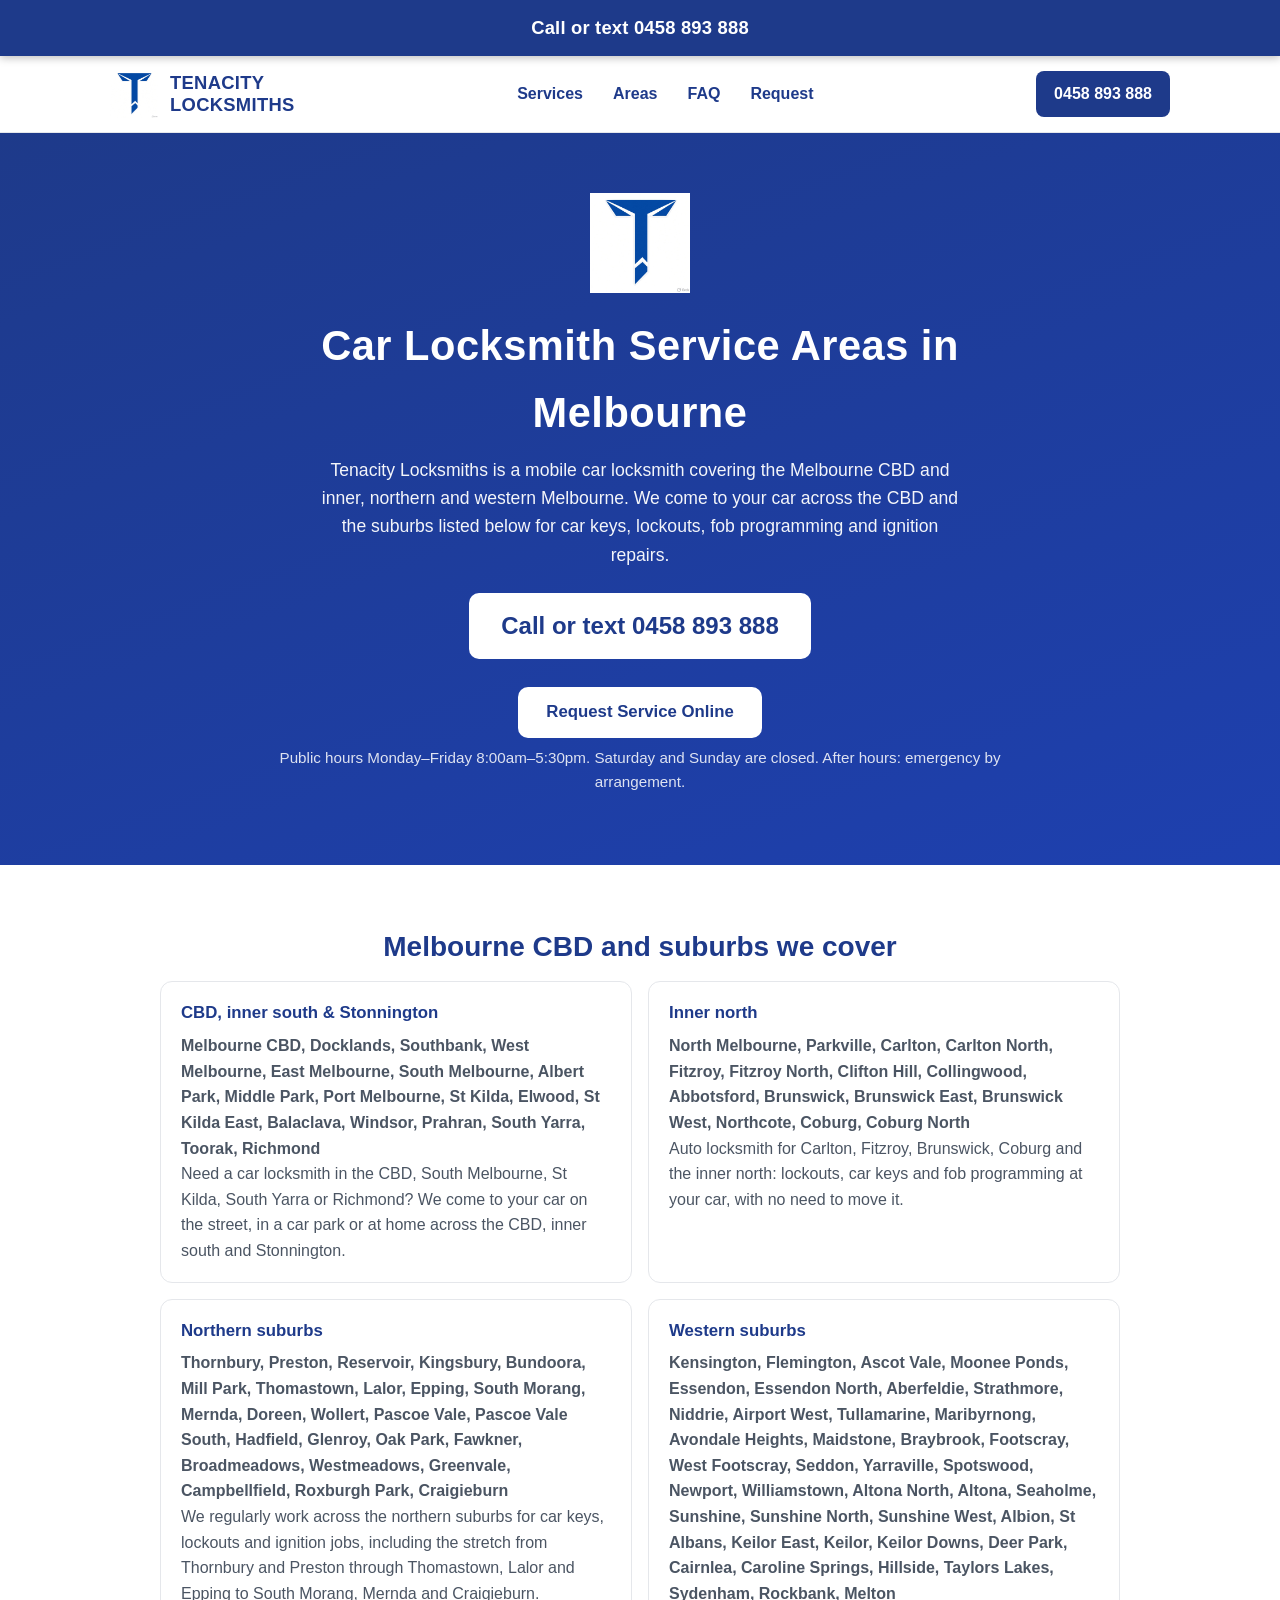
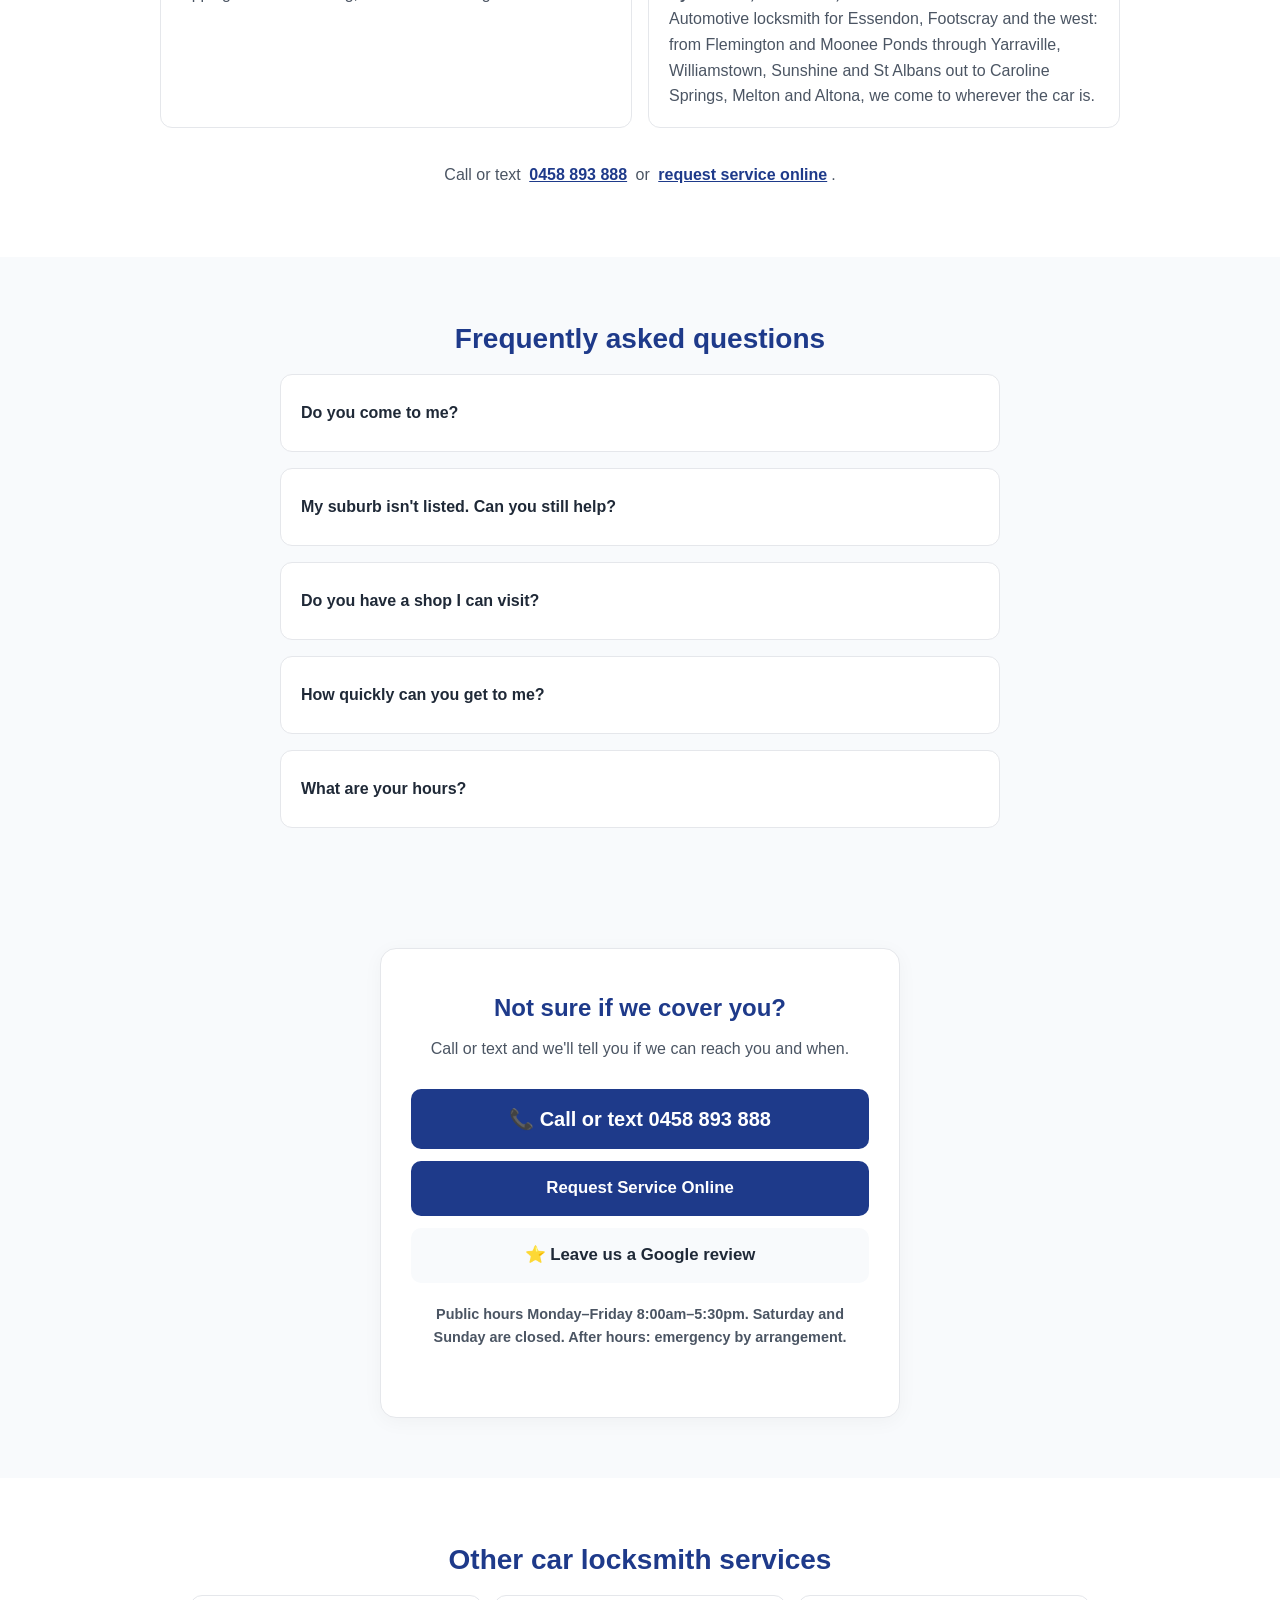
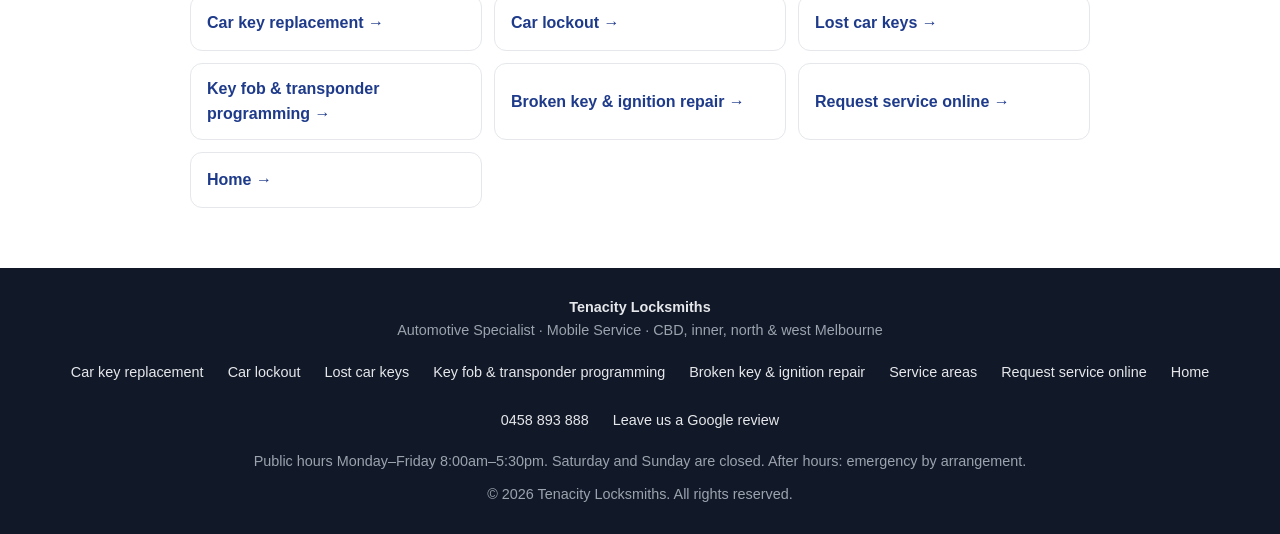
<file: service-areas/index.html>
<!DOCTYPE html>
<html lang="en-AU">
<head>
  <meta charset="UTF-8" />
  <meta name="viewport" content="width=device-width, initial-scale=1" />
  <title>Car Locksmith Areas: Melbourne CBD, Inner, North &amp; West</title>
  <meta name="description" content="Mobile car locksmith covering Melbourne CBD, South Melbourne, St Kilda, Richmond, Brunswick, Thomastown, Lalor, Epping, Footscray, Melton and neighbouring inner, north and west suburbs. 0458 893 888." />
  <meta name="theme-color" content="#1e3a8a" />
  <link rel="canonical" href="https://tenacitylocksmiths.com.au/service-areas/" />
  <meta property="og:type" content="website" />
  <meta property="og:site_name" content="Tenacity Locksmiths" />
  <meta property="og:title" content="Car Locksmith Areas: Melbourne CBD, Inner, North &amp; West" />
  <meta property="og:description" content="Mobile car locksmith covering Melbourne CBD, South Melbourne, St Kilda, Richmond, Brunswick, Thomastown, Lalor, Epping, Footscray, Melton and neighbouring inner, north and west suburbs. 0458 893 888." />
  <meta property="og:url" content="https://tenacitylocksmiths.com.au/service-areas/" />
  <meta property="og:locale" content="en_AU" />
  <meta name="twitter:card" content="summary" />
  <meta name="twitter:title" content="Car Locksmith Areas: Melbourne CBD, Inner, North &amp; West" />
  <meta name="twitter:description" content="Mobile car locksmith covering Melbourne CBD, South Melbourne, St Kilda, Richmond, Brunswick, Thomastown, Lalor, Epping, Footscray, Melton and neighbouring inner, north and west suburbs. 0458 893 888." />
  <link rel="icon" href="/favicon.ico" sizes="any" />
  <style>
    :root {
      --blue: #1e3a8a;
      --blue-dark: #1e3a8a;
      --blue-light: #3b82f6;
      --text: #1f2937;
      --text-light: #4b5563;
      --bg: #f8fafc;
      --white: #ffffff;
      --border: #e5e7eb;
    }

    * {
      margin: 0;
      padding: 0;
      box-sizing: border-box;
    }

    body {
      font-family: -apple-system, BlinkMacSystemFont, "Segoe UI", Roboto, "Helvetica Neue", Arial, sans-serif;
      color: var(--text);
      background: var(--bg);
      line-height: 1.6;
      -webkit-font-smoothing: antialiased;
    }

    a {
      color: inherit;
      text-decoration: none;
    }

    img, svg {
      display: block;
      max-width: 100%;
    }

    /* ========== HEADER ========== */
    header {
      background: var(--white);
      border-bottom: 1px solid var(--border);
      position: sticky;
      top: 0;
      z-index: 100;
      box-shadow: 0 1px 3px rgba(0,0,0,0.05);
    }

    .header-inner {
      max-width: 1100px;
      margin: 0 auto;
      padding: 14px 20px;
      display: flex;
      align-items: center;
      justify-content: space-between;
      gap: 16px;
    }

    .logo-area {
      display: flex;
      align-items: center;
      gap: 12px;
    }

    .logo-img {
      width: 48px;
      height: 48px;
      flex-shrink: 0;
      object-fit: contain;
    }

    .hero-logo-img {
      width: 100px;
      height: 100px;
      margin: 0 auto 20px;
      object-fit: contain;
    }

    .logo-text {
      font-size: 1.15rem;
      font-weight: 700;
      color: var(--blue);
      letter-spacing: 0.3px;
      line-height: 1.2;
    }

    .header-phone {
      background: var(--blue);
      color: white;
      padding: 10px 18px;
      border-radius: 8px;
      font-weight: 600;
      font-size: 1rem;
      white-space: nowrap;
      transition: background 0.2s;
    }

    .header-phone:hover {
      background: #1e40af;
    }

    /* ========== HERO ========== */
    .hero {
      background: linear-gradient(160deg, #1e3a8a 0%, #1e40af 100%);
      color: white;
      padding: 60px 20px 70px;
      text-align: center;
    }

    .hero-inner {
      max-width: 800px;
      margin: 0 auto;
    }

    .hero-logo {
      width: 90px;
      height: 90px;
      margin: 0 auto 20px;
    }

    .hero h1 {
      font-size: clamp(1.8rem, 5vw, 2.6rem);
      font-weight: 700;
      margin-bottom: 10px;
      letter-spacing: 0.5px;
    }

    .hero-tagline {
      font-size: 1.15rem;
      opacity: 0.95;
      margin-bottom: 28px;
      font-weight: 400;
    }

    .hero-phone {
      display: inline-block;
      background: white;
      color: var(--blue);
      font-size: 1.5rem;
      font-weight: 700;
      padding: 14px 32px;
      border-radius: 10px;
      margin-bottom: 12px;
      transition: transform 0.15s, box-shadow 0.15s;
    }

    .hero-phone:hover {
      transform: translateY(-2px);
      box-shadow: 0 8px 20px rgba(0,0,0,0.15);
    }

    .hero-sub {
      font-size: 0.95rem;
      opacity: 0.85;
    }

    /* ========== SECTIONS ========== */
    section {
      padding: 60px 20px;
    }

    .container {
      max-width: 1100px;
      margin: 0 auto;
    }

    .section-title {
      text-align: center;
      font-size: 1.75rem;
      font-weight: 700;
      color: var(--blue);
      margin-bottom: 12px;
    }

    .section-subtitle {
      text-align: center;
      color: var(--text-light);
      max-width: 560px;
      margin: 0 auto 40px;
      font-size: 1.05rem;
    }

    /* ========== SERVICES ========== */
    .services-grid {
      display: grid;
      grid-template-columns: repeat(auto-fit, minmax(260px, 1fr));
      gap: 20px;
    }

    .service-card {
      background: var(--white);
      border: 1px solid var(--border);
      border-radius: 12px;
      padding: 28px 24px;
      transition: box-shadow 0.2s, transform 0.2s;
    }

    .service-card:hover {
      box-shadow: 0 8px 24px rgba(30, 58, 138, 0.1);
      transform: translateY(-3px);
    }

    .service-icon {
      width: 42px;
      height: 42px;
      background: #eff6ff;
      border-radius: 10px;
      display: flex;
      align-items: center;
      justify-content: center;
      margin-bottom: 16px;
      color: var(--blue);
      font-size: 1.3rem;
    }

    .service-card h3 {
      font-size: 1.1rem;
      font-weight: 650;
      margin-bottom: 8px;
      color: var(--text);
    }

    .service-card p {
      font-size: 0.95rem;
      color: var(--text-light);
      line-height: 1.5;
    }

    /* ========== ABOUT ========== */
    .about {
      background: var(--white);
    }

    .about-content {
      max-width: 700px;
      margin: 0 auto;
      text-align: center;
    }

    .about-content p {
      font-size: 1.1rem;
      color: var(--text-light);
      margin-bottom: 16px;
    }

    .about-badges {
      display: flex;
      flex-wrap: wrap;
      justify-content: center;
      gap: 12px;
      margin-top: 28px;
    }

    .badge {
      background: #eff6ff;
      color: var(--blue);
      padding: 8px 16px;
      border-radius: 20px;
      font-size: 0.9rem;
      font-weight: 600;
    }

        /* ========== FAQ ========== */    #faq {      padding: 60px 20px;      background: var(--bg);    }    #faq .faq-list {      max-width: 720px;      margin: 0 auto;      display: grid;      gap: 16px;    }    #faq details {      background: var(--white);      border: 1px solid var(--border);      border-radius: 12px;      padding: 16px 20px;    }    #faq summary {      cursor: pointer;      font-weight: 600;      color: var(--text);      list-style: none;    }    #faq summary::-webkit-details-marker { display: none; }    #faq details p {      margin: 12px 0 0;      color: var(--text-light);      line-height: 1.55;    }    #faq a { color: var(--blue); text-decoration: underline; }    /* ========== CONTACT ========== */
    .contact-box {
      background: var(--white);
      border: 1px solid var(--border);
      border-radius: 16px;
      padding: 40px 30px;
      max-width: 520px;
      margin: 0 auto;
      text-align: center;
      box-shadow: 0 4px 20px rgba(0,0,0,0.04);
    }

    .contact-box h2 {
      font-size: 1.5rem;
      color: var(--blue);
      margin-bottom: 8px;
    }

    .contact-box > p {
      color: var(--text-light);
      margin-bottom: 28px;
    }

    .contact-item {
      display: block;
      padding: 14px 20px;
      margin-bottom: 12px;
      background: var(--bg);
      border-radius: 10px;
      font-weight: 600;
      font-size: 1.05rem;
      transition: background 0.2s;
    }

    .contact-item:hover {
      background: #e0e7ff;
    }

    .contact-item.phone {
      background: var(--blue);
      color: white;
      font-size: 1.25rem;
    }

    .contact-item.phone:hover {
      background: #1e40af;
    }

    .contact-note {
      margin-top: 20px;
      font-size: 0.9rem;
      color: var(--text-light);
    }

    /* ========== FOOTER ========== */
    footer {
      background: #111827;
      color: #9ca3af;
      text-align: center;
      padding: 28px 20px;
      font-size: 0.9rem;
    }

    footer strong {
      color: #e5e7eb;
    }

    /* ========== RESPONSIVE ========== */
    @media (max-width: 600px) {
      .header-inner {
        flex-direction: column;
        gap: 12px;
      }

      .logo-text {
        font-size: 1rem;
      }

      .header-phone {
        width: 100%;
        text-align: center;
      }

      .hero {
        padding: 50px 16px 60px;
      }

      .hero-phone {
        font-size: 1.3rem;
        padding: 12px 24px;
        width: 100%;
        max-width: 320px;
      }

      section {
        padding: 48px 16px;
      }

      .service-card {
        padding: 22px 18px;
      }
    }

    /* ===== Review edits: H1 logo, H4 call bar, H10 nav, H11 cards, H12 areas, H13 tap targets ===== */
    html { scroll-padding-top: 72px; }
    body { padding-top: 56px; padding-top: calc(56px + env(safe-area-inset-top)); }
    .call-bar {
      position: fixed; top: 0; left: 0; right: 0; z-index: 1000;
      display: flex; align-items: center; justify-content: center;
      min-height: 56px; padding: env(safe-area-inset-top) 16px 0;
      background: #1e3a8a; color: #ffffff;
      font-size: 1.15rem; font-weight: 800; letter-spacing: 0.2px;
      text-decoration: none; box-shadow: 0 2px 8px rgba(0,0,0,0.25);
    }
    .call-bar:hover, .call-bar:focus { background: #1e40af; }
    .call-bar:focus-visible { outline: 3px solid #ffffff; outline-offset: -3px; }
    header { position: static; }
    .site-nav { display: flex; flex-wrap: wrap; gap: 4px 6px; justify-content: center; }
    .site-nav a {
      display: inline-flex; align-items: center; min-height: 44px; padding: 0 12px;
      border-radius: 8px; font-weight: 600; color: var(--blue);
    }
    .site-nav a:hover { background: #eff6ff; }
    a.service-card { display: block; color: inherit; }
    .card-more { display: inline-block; margin-top: 10px; font-weight: 600; color: var(--blue); font-size: 0.95rem; }
    .services-more { text-align: center; margin-top: 24px; color: var(--text-light); }
    .services-more a { display: inline-block; padding: 10px 4px; color: var(--blue); font-weight: 600; text-decoration: underline; }
    .areas { background: var(--white); }
    .areas-grid { display: grid; grid-template-columns: repeat(2, 1fr); gap: 16px; max-width: 960px; margin: 0 auto; }
    .area-group { border: 1px solid var(--border); border-radius: 12px; padding: 18px 20px; }
    .area-group h3 { font-size: 1.05rem; color: var(--blue); margin-bottom: 6px; }
    .area-group p { color: var(--text-light); }
    #faq summary { display: flex; align-items: center; min-height: 44px; padding: 8px 0; }
    #faq details p a, .contact-note a, .hero-sub a { display: inline-block; padding: 12px 2px; margin: -12px 0; }
    .footer-links { display: flex; flex-wrap: wrap; justify-content: center; gap: 4px 8px; margin: 8px 0; }
    .footer-links a { display: inline-flex; align-items: center; min-height: 44px; padding: 0 8px; color: #e5e7eb; }
    @media (max-width: 600px) {
      .header-phone { display: none; }
      .site-nav { width: 100%; }
      .areas-grid { grid-template-columns: 1fr; }
    }
  </style>
  <style>
    /* service-page additions (same palette as home) */
    .hero-intro { font-size: 1.1rem; opacity: 0.95; margin: 0 auto 24px; max-width: 640px; }
    .content { max-width: 760px; margin: 0 auto; }
    .content h2 { color: var(--blue); font-size: 1.5rem; margin: 0 0 12px; }
    .content p { color: var(--text-light); margin-bottom: 14px; font-size: 1.05rem; }
    .content ul { margin: 0 0 14px 20px; color: var(--text-light); font-size: 1.05rem; }
    .content li { margin-bottom: 6px; }
    .link-grid { display: grid; grid-template-columns: repeat(auto-fit, minmax(220px, 1fr)); gap: 12px; max-width: 900px; margin: 0 auto; }
    .link-grid a { display: flex; align-items: center; min-height: 56px; padding: 12px 16px; border: 1px solid var(--border); border-radius: 12px; background: var(--white); color: var(--blue); font-weight: 600; }
    .link-grid a:hover { background: #eff6ff; }
    .cta-band { text-align: center; }
  </style>
</head>
<body>
  <a class="call-bar" href="tel:+61458893888">Call or text 0458 893 888</a>
  <header>
    <div class="header-inner">
      <a href="/" class="logo-area" aria-label="Tenacity Locksmiths – home">
        <img src="/logo.jpg" width="48" height="48" alt="Tenacity Locksmiths logo" class="logo-img" />
        <div class="logo-text">TENACITY<br>LOCKSMITHS</div>
      </a>
      <nav class="site-nav" aria-label="Main">
        <a href="/#services">Services</a>
        <a href="/service-areas/">Areas</a>
        <a href="#faq">FAQ</a>
        <a href="/request/">Request</a>
      </nav>
      <a href="tel:+61458893888" class="header-phone">0458 893 888</a>
    </div>
  </header>

  <section class="hero">
    <div class="hero-inner">
      <img src="/logo.jpg" width="100" height="100" alt="Tenacity Locksmiths logo" class="hero-logo-img" />
      <h1>Car Locksmith Service Areas in Melbourne</h1>
      <p class="hero-intro">Tenacity Locksmiths is a mobile car locksmith covering the Melbourne CBD and inner, northern and western Melbourne. We come to your car across the CBD and the suburbs listed below for car keys, lockouts, fob programming and ignition repairs.</p>
      <a href="tel:+61458893888" class="hero-phone">Call or text 0458 893 888</a>
      <p style="margin: 16px 0 8px;">
        <a href="/request/" style="display:inline-block; background:#ffffff; color:#1e3a8a; font-weight:700; padding:12px 28px; border-radius:10px; text-decoration:none; font-size:1.05rem;">Request Service Online</a>
      </p>
      <p class="hero-sub">Public hours Monday–Friday 8:00am–5:30pm. Saturday and Sunday are closed. After hours: emergency by arrangement.</p>
    </div>
  </section>

  <section class="areas" id="areas">
    <div class="container">
      <h2 class="section-title">Melbourne CBD and suburbs we cover</h2>
      <div class="areas-grid">
        <div class="area-group"><h3>CBD, inner south &amp; Stonnington</h3><p><strong>Melbourne CBD, Docklands, Southbank, West Melbourne, East Melbourne, South Melbourne, Albert Park, Middle Park, Port Melbourne, St Kilda, Elwood, St Kilda East, Balaclava, Windsor, Prahran, South Yarra, Toorak, Richmond</strong></p><p>Need a car locksmith in the CBD, South Melbourne, St Kilda, South Yarra or Richmond? We come to your car on the street, in a car park or at home across the CBD, inner south and Stonnington.</p></div>
        <div class="area-group"><h3>Inner north</h3><p><strong>North Melbourne, Parkville, Carlton, Carlton North, Fitzroy, Fitzroy North, Clifton Hill, Collingwood, Abbotsford, Brunswick, Brunswick East, Brunswick West, Northcote, Coburg, Coburg North</strong></p><p>Auto locksmith for Carlton, Fitzroy, Brunswick, Coburg and the inner north: lockouts, car keys and fob programming at your car, with no need to move it.</p></div>
        <div class="area-group"><h3>Northern suburbs</h3><p><strong>Thornbury, Preston, Reservoir, Kingsbury, Bundoora, Mill Park, Thomastown, Lalor, Epping, South Morang, Mernda, Doreen, Wollert, Pascoe Vale, Pascoe Vale South, Hadfield, Glenroy, Oak Park, Fawkner, Broadmeadows, Westmeadows, Greenvale, Campbellfield, Roxburgh Park, Craigieburn</strong></p><p>We regularly work across the northern suburbs for car keys, lockouts and ignition jobs, including the stretch from Thornbury and Preston through Thomastown, Lalor and Epping to South Morang, Mernda and Craigieburn.</p></div>
        <div class="area-group"><h3>Western suburbs</h3><p><strong>Kensington, Flemington, Ascot Vale, Moonee Ponds, Essendon, Essendon North, Aberfeldie, Strathmore, Niddrie, Airport West, Tullamarine, Maribyrnong, Avondale Heights, Maidstone, Braybrook, Footscray, West Footscray, Seddon, Yarraville, Spotswood, Newport, Williamstown, Altona North, Altona, Seaholme, Sunshine, Sunshine North, Sunshine West, Albion, St Albans, Keilor East, Keilor, Keilor Downs, Deer Park, Cairnlea, Caroline Springs, Hillside, Taylors Lakes, Sydenham, Rockbank, Melton</strong></p><p>Automotive locksmith for Essendon, Footscray and the west: from Flemington and Moonee Ponds through Yarraville, Williamstown, Sunshine and St Albans out to Caroline Springs, Melton and Altona, we come to wherever the car is.</p></div>
      </div>
      <p class="services-more">Call or text <a href="tel:+61458893888">0458 893 888</a> or <a href="/request/">request service online</a>.</p>
    </div>
  </section>

  <section id="faq">
    <div class="container">
      <h2 class="section-title">Frequently asked questions</h2>
      <div class="faq-list">
        <details><summary>Do you come to me?</summary><p>Yes. We&#x27;re fully mobile and come to your car at home, at work or at the roadside in the CBD and suburbs listed here.</p></details>
        <details><summary>My suburb isn&#x27;t listed. Can you still help?</summary><p>Call or text 0458 893 888 and tell us where you are. We&#x27;ll tell you honestly whether we can reach you.</p></details>
        <details><summary>Do you have a shop I can visit?</summary><p>No. We&#x27;re a mobile service only, so there&#x27;s no shopfront; we come to the car.</p></details>
        <details><summary>How quickly can you get to me?</summary><p>During public hours we give you an ETA on the phone based on your location. After hours: emergency by arrangement.</p></details>
        <details><summary>What are your hours?</summary><p>Public hours Monday–Friday 8:00am–5:30pm. Saturday and Sunday are closed. After hours: emergency by arrangement.</p></details>
      </div>
    </div>
  </section>

  <section id="contact" class="cta-band">
    <div class="container">
      <div class="contact-box">
        <h2>Not sure if we cover you?</h2>
        <p>Call or text and we'll tell you if we can reach you and when.</p>
        <a href="tel:+61458893888" class="contact-item phone">📞 Call or text 0458 893 888</a>
        <a href="/request/" class="contact-item" style="background:#1e3a8a; color:white; margin-top:10px;">Request Service Online</a>
        <a href="https://g.page/r/CcKMGd-RK_UQEAI/review" class="contact-item" target="_blank" rel="noopener">⭐ Leave us a Google review</a>
        <p class="contact-note"><strong>Public hours Monday–Friday 8:00am–5:30pm. Saturday and Sunday are closed. After hours: emergency by arrangement.</strong></p>
      </div>
    </div>
  </section>

  <section id="more" class="areas">
    <div class="container">
      <h2 class="section-title">Other car locksmith services</h2>
      <nav class="link-grid" aria-label="Other services">
        <a href="/car-key-replacement/">Car key replacement →</a>
        <a href="/car-lockout/">Car lockout →</a>
        <a href="/lost-car-keys/">Lost car keys →</a>
        <a href="/key-fob-transponder-programming/">Key fob &amp; transponder programming →</a>
        <a href="/broken-key-ignition-repair/">Broken key &amp; ignition repair →</a>
        <a href="/request/">Request service online →</a>
        <a href="/">Home →</a>
      </nav>
    </div>
  </section>

  <footer>
    <p><strong>Tenacity Locksmiths</strong></p>
    <p>Automotive Specialist · Mobile Service · CBD, inner, north &amp; west Melbourne</p>
    <nav class="footer-links" aria-label="Footer">
      <a href="/car-key-replacement/">Car key replacement</a>
      <a href="/car-lockout/">Car lockout</a>
      <a href="/lost-car-keys/">Lost car keys</a>
      <a href="/key-fob-transponder-programming/">Key fob &amp; transponder programming</a>
      <a href="/broken-key-ignition-repair/">Broken key &amp; ignition repair</a>
      <a href="/service-areas/">Service areas</a>
      <a href="/request/">Request service online</a>
      <a href="/">Home</a>
      <a href="tel:+61458893888">0458 893 888</a>
      <a href="https://g.page/r/CcKMGd-RK_UQEAI/review" target="_blank" rel="noopener">Leave us a Google review</a>
    </nav>
    <p>Public hours Monday–Friday 8:00am–5:30pm. Saturday and Sunday are closed. After hours: emergency by arrangement.</p>
    <p style="margin-top: 10px;">© 2026 Tenacity Locksmiths. All rights reserved.</p>
  </footer>
<script type="application/ld+json">
{
  "@context": "https://schema.org",
  "@graph": [
    {
      "@type": "Locksmith",
      "@id": "https://tenacitylocksmiths.com.au/#business",
      "name": "Tenacity Locksmiths",
      "url": "https://tenacitylocksmiths.com.au/",
      "telephone": "+61458893888",
      "email": "tenacitylocksmiths@gmail.com",
      "logo": "https://tenacitylocksmiths.com.au/logo.jpg",
      "image": "https://tenacitylocksmiths.com.au/logo.jpg",
      "sameAs": [
        "https://g.page/r/CcKMGd-RK_UQEAI/review"
      ],
      "areaServed": [
        {
          "@type": "Place",
          "name": "Melbourne CBD, VIC, Australia"
        },
        {
          "@type": "Place",
          "name": "Docklands, VIC, Australia"
        },
        {
          "@type": "Place",
          "name": "Southbank, VIC, Australia"
        },
        {
          "@type": "Place",
          "name": "West Melbourne, VIC, Australia"
        },
        {
          "@type": "Place",
          "name": "East Melbourne, VIC, Australia"
        },
        {
          "@type": "Place",
          "name": "South Melbourne, VIC, Australia"
        },
        {
          "@type": "Place",
          "name": "Albert Park, VIC, Australia"
        },
        {
          "@type": "Place",
          "name": "Middle Park, VIC, Australia"
        },
        {
          "@type": "Place",
          "name": "Port Melbourne, VIC, Australia"
        },
        {
          "@type": "Place",
          "name": "St Kilda, VIC, Australia"
        },
        {
          "@type": "Place",
          "name": "Elwood, VIC, Australia"
        },
        {
          "@type": "Place",
          "name": "St Kilda East, VIC, Australia"
        },
        {
          "@type": "Place",
          "name": "Balaclava, VIC, Australia"
        },
        {
          "@type": "Place",
          "name": "Windsor, VIC, Australia"
        },
        {
          "@type": "Place",
          "name": "Prahran, VIC, Australia"
        },
        {
          "@type": "Place",
          "name": "South Yarra, VIC, Australia"
        },
        {
          "@type": "Place",
          "name": "Toorak, VIC, Australia"
        },
        {
          "@type": "Place",
          "name": "Richmond, VIC, Australia"
        },
        {
          "@type": "Place",
          "name": "North Melbourne, VIC, Australia"
        },
        {
          "@type": "Place",
          "name": "Parkville, VIC, Australia"
        },
        {
          "@type": "Place",
          "name": "Carlton, VIC, Australia"
        },
        {
          "@type": "Place",
          "name": "Carlton North, VIC, Australia"
        },
        {
          "@type": "Place",
          "name": "Fitzroy, VIC, Australia"
        },
        {
          "@type": "Place",
          "name": "Fitzroy North, VIC, Australia"
        },
        {
          "@type": "Place",
          "name": "Clifton Hill, VIC, Australia"
        },
        {
          "@type": "Place",
          "name": "Collingwood, VIC, Australia"
        },
        {
          "@type": "Place",
          "name": "Abbotsford, VIC, Australia"
        },
        {
          "@type": "Place",
          "name": "Brunswick, VIC, Australia"
        },
        {
          "@type": "Place",
          "name": "Brunswick East, VIC, Australia"
        },
        {
          "@type": "Place",
          "name": "Brunswick West, VIC, Australia"
        },
        {
          "@type": "Place",
          "name": "Northcote, VIC, Australia"
        },
        {
          "@type": "Place",
          "name": "Coburg, VIC, Australia"
        },
        {
          "@type": "Place",
          "name": "Coburg North, VIC, Australia"
        },
        {
          "@type": "Place",
          "name": "Thornbury, VIC, Australia"
        },
        {
          "@type": "Place",
          "name": "Preston, VIC, Australia"
        },
        {
          "@type": "Place",
          "name": "Reservoir, VIC, Australia"
        },
        {
          "@type": "Place",
          "name": "Kingsbury, VIC, Australia"
        },
        {
          "@type": "Place",
          "name": "Bundoora, VIC, Australia"
        },
        {
          "@type": "Place",
          "name": "Mill Park, VIC, Australia"
        },
        {
          "@type": "Place",
          "name": "Thomastown, VIC, Australia"
        },
        {
          "@type": "Place",
          "name": "Lalor, VIC, Australia"
        },
        {
          "@type": "Place",
          "name": "Epping, VIC, Australia"
        },
        {
          "@type": "Place",
          "name": "South Morang, VIC, Australia"
        },
        {
          "@type": "Place",
          "name": "Mernda, VIC, Australia"
        },
        {
          "@type": "Place",
          "name": "Doreen, VIC, Australia"
        },
        {
          "@type": "Place",
          "name": "Wollert, VIC, Australia"
        },
        {
          "@type": "Place",
          "name": "Pascoe Vale, VIC, Australia"
        },
        {
          "@type": "Place",
          "name": "Pascoe Vale South, VIC, Australia"
        },
        {
          "@type": "Place",
          "name": "Hadfield, VIC, Australia"
        },
        {
          "@type": "Place",
          "name": "Glenroy, VIC, Australia"
        },
        {
          "@type": "Place",
          "name": "Oak Park, VIC, Australia"
        },
        {
          "@type": "Place",
          "name": "Fawkner, VIC, Australia"
        },
        {
          "@type": "Place",
          "name": "Broadmeadows, VIC, Australia"
        },
        {
          "@type": "Place",
          "name": "Westmeadows, VIC, Australia"
        },
        {
          "@type": "Place",
          "name": "Greenvale, VIC, Australia"
        },
        {
          "@type": "Place",
          "name": "Campbellfield, VIC, Australia"
        },
        {
          "@type": "Place",
          "name": "Roxburgh Park, VIC, Australia"
        },
        {
          "@type": "Place",
          "name": "Craigieburn, VIC, Australia"
        },
        {
          "@type": "Place",
          "name": "Kensington, VIC, Australia"
        },
        {
          "@type": "Place",
          "name": "Flemington, VIC, Australia"
        },
        {
          "@type": "Place",
          "name": "Ascot Vale, VIC, Australia"
        },
        {
          "@type": "Place",
          "name": "Moonee Ponds, VIC, Australia"
        },
        {
          "@type": "Place",
          "name": "Essendon, VIC, Australia"
        },
        {
          "@type": "Place",
          "name": "Essendon North, VIC, Australia"
        },
        {
          "@type": "Place",
          "name": "Aberfeldie, VIC, Australia"
        },
        {
          "@type": "Place",
          "name": "Strathmore, VIC, Australia"
        },
        {
          "@type": "Place",
          "name": "Niddrie, VIC, Australia"
        },
        {
          "@type": "Place",
          "name": "Airport West, VIC, Australia"
        },
        {
          "@type": "Place",
          "name": "Tullamarine, VIC, Australia"
        },
        {
          "@type": "Place",
          "name": "Maribyrnong, VIC, Australia"
        },
        {
          "@type": "Place",
          "name": "Avondale Heights, VIC, Australia"
        },
        {
          "@type": "Place",
          "name": "Maidstone, VIC, Australia"
        },
        {
          "@type": "Place",
          "name": "Braybrook, VIC, Australia"
        },
        {
          "@type": "Place",
          "name": "Footscray, VIC, Australia"
        },
        {
          "@type": "Place",
          "name": "West Footscray, VIC, Australia"
        },
        {
          "@type": "Place",
          "name": "Seddon, VIC, Australia"
        },
        {
          "@type": "Place",
          "name": "Yarraville, VIC, Australia"
        },
        {
          "@type": "Place",
          "name": "Spotswood, VIC, Australia"
        },
        {
          "@type": "Place",
          "name": "Newport, VIC, Australia"
        },
        {
          "@type": "Place",
          "name": "Williamstown, VIC, Australia"
        },
        {
          "@type": "Place",
          "name": "Altona North, VIC, Australia"
        },
        {
          "@type": "Place",
          "name": "Altona, VIC, Australia"
        },
        {
          "@type": "Place",
          "name": "Seaholme, VIC, Australia"
        },
        {
          "@type": "Place",
          "name": "Sunshine, VIC, Australia"
        },
        {
          "@type": "Place",
          "name": "Sunshine North, VIC, Australia"
        },
        {
          "@type": "Place",
          "name": "Sunshine West, VIC, Australia"
        },
        {
          "@type": "Place",
          "name": "Albion, VIC, Australia"
        },
        {
          "@type": "Place",
          "name": "St Albans, VIC, Australia"
        },
        {
          "@type": "Place",
          "name": "Keilor East, VIC, Australia"
        },
        {
          "@type": "Place",
          "name": "Keilor, VIC, Australia"
        },
        {
          "@type": "Place",
          "name": "Keilor Downs, VIC, Australia"
        },
        {
          "@type": "Place",
          "name": "Deer Park, VIC, Australia"
        },
        {
          "@type": "Place",
          "name": "Cairnlea, VIC, Australia"
        },
        {
          "@type": "Place",
          "name": "Caroline Springs, VIC, Australia"
        },
        {
          "@type": "Place",
          "name": "Hillside, VIC, Australia"
        },
        {
          "@type": "Place",
          "name": "Taylors Lakes, VIC, Australia"
        },
        {
          "@type": "Place",
          "name": "Sydenham, VIC, Australia"
        },
        {
          "@type": "Place",
          "name": "Rockbank, VIC, Australia"
        },
        {
          "@type": "Place",
          "name": "Melton, VIC, Australia"
        }
      ],
      "openingHoursSpecification": [
        {
          "@type": "OpeningHoursSpecification",
          "dayOfWeek": [
            "Monday",
            "Tuesday",
            "Wednesday",
            "Thursday",
            "Friday"
          ],
          "opens": "08:00",
          "closes": "17:30"
        }
      ]
    },
    {
      "@type": "FAQPage",
      "@id": "https://tenacitylocksmiths.com.au/service-areas/#faq",
      "mainEntity": [
        {
          "@type": "Question",
          "name": "Do you come to me?",
          "acceptedAnswer": {
            "@type": "Answer",
            "text": "Yes. We're fully mobile and come to your car at home, at work or at the roadside in the CBD and suburbs listed here."
          }
        },
        {
          "@type": "Question",
          "name": "My suburb isn't listed. Can you still help?",
          "acceptedAnswer": {
            "@type": "Answer",
            "text": "Call or text 0458 893 888 and tell us where you are. We'll tell you honestly whether we can reach you."
          }
        },
        {
          "@type": "Question",
          "name": "Do you have a shop I can visit?",
          "acceptedAnswer": {
            "@type": "Answer",
            "text": "No. We're a mobile service only, so there's no shopfront; we come to the car."
          }
        },
        {
          "@type": "Question",
          "name": "How quickly can you get to me?",
          "acceptedAnswer": {
            "@type": "Answer",
            "text": "During public hours we give you an ETA on the phone based on your location. After hours: emergency by arrangement."
          }
        },
        {
          "@type": "Question",
          "name": "What are your hours?",
          "acceptedAnswer": {
            "@type": "Answer",
            "text": "Public hours Monday–Friday 8:00am–5:30pm. Saturday and Sunday are closed. After hours: emergency by arrangement."
          }
        }
      ]
    },
    {
      "@type": "WebPage",
      "@id": "https://tenacitylocksmiths.com.au/service-areas/",
      "url": "https://tenacitylocksmiths.com.au/service-areas/",
      "name": "Car Locksmith Areas: Melbourne CBD, Inner, North & West",
      "about": {
        "@id": "https://tenacitylocksmiths.com.au/#business"
      }
    }
  ]
}
</script>
</body>
</html>
</file>
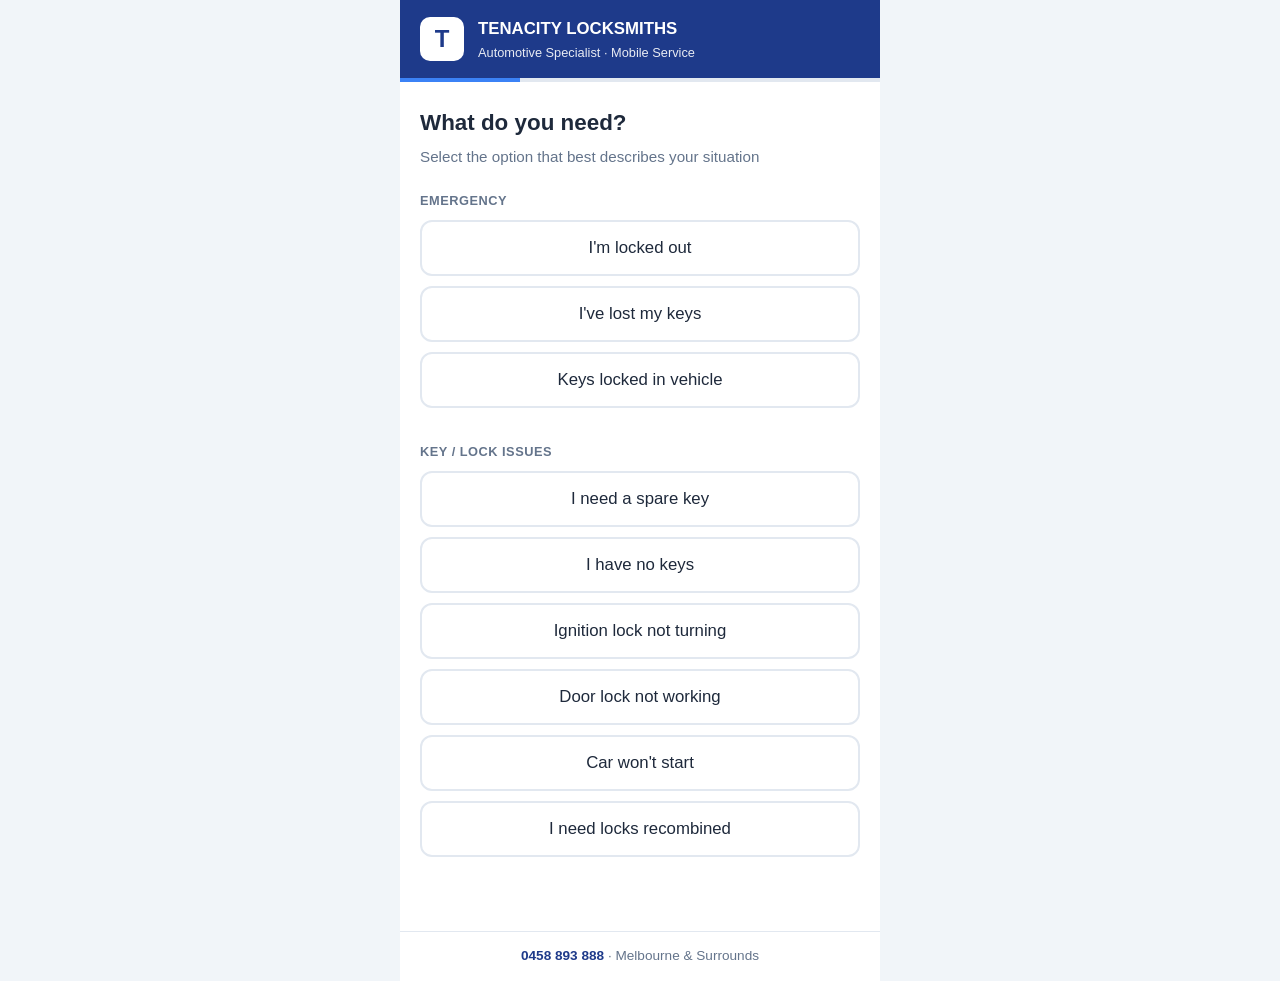
<file: request/request/index.html>
<!DOCTYPE html>
<html lang="en">
<head>
  <meta charset="UTF-8" />
  <meta name="viewport" content="width=device-width, initial-scale=1.0, maximum-scale=1.0, user-scalable=no" />
  <title>Tenacity Locksmiths – Request Service</title>
  <meta name="theme-color" content="#1e3a8a" />
  <style>
    :root {
      --blue: #1e3a8a;
      --blue-dark: #1e40af;
      --bg: #f1f5f9;
      --white: #ffffff;
      --text: #1e293b;
      --text-light: #64748b;
      --border: #e2e8f0;
      --error: #dc2626;
      --success: #16a34a;
      --radius: 12px;
    }
    * { margin: 0; padding: 0; box-sizing: border-box; }
    body {
      font-family: -apple-system, BlinkMacSystemFont, "Segoe UI", Roboto, Arial, sans-serif;
      background: var(--bg);
      color: var(--text);
      line-height: 1.5;
      min-height: 100vh;
    }
    .app {
      max-width: 480px;
      margin: 0 auto;
      min-height: 100vh;
      display: flex;
      flex-direction: column;
      background: var(--white);
    }
    .header {
      background: var(--blue);
      color: white;
      padding: 16px 20px;
      display: flex;
      align-items: center;
      gap: 14px;
    }
    .logo {
      width: 44px; height: 44px;
      background: white; color: var(--blue);
      font-weight: 800; font-size: 1.5rem;
      display: flex; align-items: center; justify-content: center;
      border-radius: 10px;
    }
    .brand { font-weight: 700; font-size: 1.05rem; }
    .tagline { font-size: 0.8rem; opacity: 0.9; margin-top: 2px; }
    .progress-container { height: 4px; background: #e2e8f0; }
    .progress-bar { height: 100%; background: #3b82f6; width: 25%; transition: width 0.3s; }
    .main { flex: 1; padding: 24px 20px 40px; }
    .step { display: none; }
    .step.active { display: block; }
    h1 { font-size: 1.4rem; font-weight: 700; margin-bottom: 6px; }
    .subtitle { color: var(--text-light); font-size: 0.95rem; margin-bottom: 22px; }
    .option-group { margin-bottom: 24px; }
    .group-title {
      font-size: 0.8rem; font-weight: 600; text-transform: uppercase;
      letter-spacing: 0.5px; color: var(--text-light); margin-bottom: 10px;
    }
    .option-btn {
      width: 100%; padding: 16px 18px;
      background: var(--white); border: 2px solid var(--border);
      border-radius: var(--radius); margin-bottom: 10px;
      font-size: 1.05rem; font-weight: 500; color: var(--text);
      cursor: pointer; text-align: center;
    }
    .option-btn:active { border-color: var(--blue); background: #eff6ff; }
    .form-group { margin-bottom: 18px; }
    label { display: block; font-weight: 600; font-size: 0.95rem; margin-bottom: 7px; }
    .required { color: var(--error); }
    .optional { font-weight: 400; color: var(--text-light); font-size: 0.85rem; }
    input, textarea {
      width: 100%; padding: 14px 16px;
      border: 2px solid var(--border); border-radius: 10px;
      font-size: 1rem; font-family: inherit;
    }
    input:focus, textarea:focus { outline: none; border-color: var(--blue); }
    .error-msg { color: var(--error); font-size: 0.85rem; margin-top: 5px; display: none; }
    .error-msg.show { display: block; }
    .radio-group { display: flex; flex-direction: column; gap: 10px; }
    .radio-card {
      display: flex; align-items: flex-start; gap: 12px;
      padding: 14px; border: 2px solid var(--border);
      border-radius: var(--radius); cursor: pointer;
    }
    .radio-card.selected { border-color: var(--blue); background: #eff6ff; }
    .radio-title { font-weight: 600; font-size: 1.05rem; }
    .radio-desc { font-size: 0.85rem; color: var(--text-light); }
    .nav-buttons { display: flex; gap: 12px; margin-top: 26px; }
    .btn {
      flex: 1; padding: 15px 18px; border-radius: 10px;
      font-size: 1.05rem; font-weight: 600; border: none; cursor: pointer;
    }
    .btn-primary { background: var(--blue); color: white; }
    .btn-primary:disabled { background: #94a3b8; }
    .btn-secondary { background: var(--bg); color: var(--text); border: 2px solid var(--border); }
    .success-icon {
      width: 70px; height: 70px; background: #dcfce7; color: var(--success);
      font-size: 2rem; font-weight: 700; border-radius: 50%;
      display: flex; align-items: center; justify-content: center;
      margin: 10px auto 18px;
    }
    .success-text { text-align: center; color: var(--text-light); margin-bottom: 20px; }
    .summary-box { background: var(--bg); border-radius: var(--radius); padding: 16px; margin-bottom: 20px; font-size: 0.95rem; }
    .summary-box div { margin-bottom: 6px; }
    .success-note { text-align: center; font-size: 0.9rem; color: var(--text-light); }
    .footer {
      text-align: center; padding: 14px; font-size: 0.85rem;
      color: var(--text-light); border-top: 1px solid var(--border);
    }
    .footer a { color: var(--blue); font-weight: 600; text-decoration: none; }
  </style>
</head>
<body>
  <div class="app">
    <header class="header">
      <div class="logo">T</div>
      <div>
        <div class="brand">TENACITY LOCKSMITHS</div>
        <div class="tagline">Automotive Specialist · Mobile Service</div>
      </div>
    </header>

    <div class="progress-container">
      <div class="progress-bar" id="progressBar"></div>
    </div>

    <main class="main">

      <!-- STEP 1 -->
      <section class="step active" id="step1">
        <h1>What do you need?</h1>
        <p class="subtitle">Select the option that best describes your situation</p>

        <div class="option-group">
          <h2 class="group-title">Emergency</h2>
          <button type="button" class="option-btn" data-value="I'm locked out">I'm locked out</button>
          <button type="button" class="option-btn" data-value="I've lost my keys">I've lost my keys</button>
          <button type="button" class="option-btn" data-value="Keys locked in vehicle">Keys locked in vehicle</button>
        </div>

        <div class="option-group">
          <h2 class="group-title">Key / Lock Issues</h2>
          <button type="button" class="option-btn" data-value="I need a spare key">I need a spare key</button>
          <button type="button" class="option-btn" data-value="I have no keys">I have no keys</button>
          <button type="button" class="option-btn" data-value="Ignition lock not turning">Ignition lock not turning</button>
          <button type="button" class="option-btn" data-value="Door lock not working">Door lock not working</button>
          <button type="button" class="option-btn" data-value="Car won't start">Car won't start</button>
          <button type="button" class="option-btn" data-value="I need locks recombined">I need locks recombined</button>
        </div>
      </section>

      <!-- STEP 2 -->
      <section class="step" id="step2">
        <h1>Vehicle details</h1>
        <p class="subtitle">This helps us bring the right equipment</p>

        <div class="form-group">
          <label>Manufacturer <span class="required">*</span></label>
          <input type="text" id="manufacturer" placeholder="e.g. Toyota, Holden, Ford, BMW" />
          <div class="error-msg" id="manufacturerError"></div>
        </div>

        <div class="form-group">
          <label>Model <span class="required">*</span></label>
          <input type="text" id="model" placeholder="e.g. Hilux, Commodore, Ranger" />
          <div class="error-msg" id="modelError"></div>
        </div>

        <div class="form-group">
          <label>Year <span class="required">*</span></label>
          <input type="text" id="year" placeholder="e.g. 2019" inputmode="numeric" />
          <div class="error-msg" id="yearError"></div>
        </div>

        <div class="form-group">
          <label>Start type <span class="required">*</span></label>
          <div class="radio-group">
            <div class="radio-card" id="radioPush">
              <input type="radio" name="startType" value="Push start" />
              <div>
                <div class="radio-title">Push start</div>
                <div class="radio-desc">Button start / keyless</div>
              </div>
            </div>
            <div class="radio-card" id="radioTurn">
              <input type="radio" name="startType" value="Turn key start" />
              <div>
                <div class="radio-title">Turn key start</div>
                <div class="radio-desc">Traditional key ignition</div>
              </div>
            </div>
          </div>
          <div class="error-msg" id="startTypeError"></div>
        </div>

        <div class="nav-buttons">
          <button type="button" class="btn btn-secondary" id="backTo1">Back</button>
          <button type="button" class="btn btn-primary" id="toStep3">Continue</button>
        </div>
      </section>
      <!-- STEP 3 -->
      <section class="step" id="step3">
        <h1>Your contact details</h1>
        <p class="subtitle">So we can reach you and find the job</p>

        <div class="form-group">
          <label>Phone number <span class="required">*</span></label>
          <input type="tel" id="phone" placeholder="04XX XXX XXX" inputmode="tel" />
          <div class="error-msg" id="phoneError"></div>
        </div>

        <div class="form-group">
          <label>Job location / Address <span class="required">*</span></label>
          <textarea id="location" rows="3" placeholder="Street address, suburb, or nearest landmark"></textarea>
          <div class="error-msg" id="locationError"></div>
        </div>

        <div class="form-group">
          <label>Your name or Dealership <span class="optional">(optional)</span></label>
          <input type="text" id="name" placeholder="e.g. John or ABC Toyota" />
        </div>

        <div class="form-group">
          <label>Anything else we should know? <span class="optional">(optional)</span></label>
          <textarea id="extraNotes" rows="2" placeholder="Extra details..."></textarea>
        </div>

        <div class="nav-buttons">
          <button type="button" class="btn btn-secondary" id="backTo2">Back</button>
          <button type="button" class="btn btn-primary" id="submitBtn">Submit Request</button>
        </div>
      </section>

      <!-- STEP 4 -->
      <section class="step" id="step4">
        <div class="success-icon">✓</div>
        <h1 style="text-align:center;">Request received</h1>
        <p class="success-text">Thanks. We’ve received your request and will contact you shortly.</p>
        <div class="summary-box" id="summaryBox"></div>
        <p class="success-note">
          If this is urgent and you don’t hear from us within a few minutes, call <strong>0458 893 888</strong>.
        </p>
      </section>

    </main>

    <footer class="footer">
      <a href="tel:0458893888">0458 893 888</a> · Melbourne & Surrounds
    </footer>
  </div>

  <script>
    (function() {
      var formData = {
        service: "", phone: "", location: "", name: "",
        manufacturer: "", model: "", year: "", startType: "", extraNotes: ""
      };

      function goToStep(n) {
        var steps = document.querySelectorAll(".step");
        for (var i = 0; i < steps.length; i++) {
          steps[i].classList.remove("active");
        }
        var target = document.getElementById("step" + n);
        if (target) target.classList.add("active");
        var bar = document.getElementById("progressBar");
        if (bar) bar.style.width = (n / 4 * 100) + "%";
        window.scrollTo(0, 0);
      }

      var optionBtns = document.querySelectorAll(".option-btn");
      for (var i = 0; i < optionBtns.length; i++) {
        optionBtns[i].onclick = function() {
          formData.service = this.getAttribute("data-value");
          goToStep(2);
        };
      }

      document.getElementById("backTo1").onclick = function() { goToStep(1); };

      document.getElementById("radioPush").onclick = function() {
        this.classList.add("selected");
        document.getElementById("radioTurn").classList.remove("selected");
        this.querySelector("input").checked = true;
        formData.startType = "Push start";
      };
      document.getElementById("radioTurn").onclick = function() {
        this.classList.add("selected");
        document.getElementById("radioPush").classList.remove("selected");
        this.querySelector("input").checked = true;
        formData.startType = "Turn key start";
      };

      document.getElementById("toStep3").onclick = function() {
        var manufacturer = document.getElementById("manufacturer").value.trim();
        var model = document.getElementById("model").value.trim();
        var year = document.getElementById("year").value.trim();
        var valid = true;

        function showErr(id, msg) {
          var el = document.getElementById(id);
          el.textContent = msg;
          el.classList.add("show");
          valid = false;
        }
        function hideErr(id) {
          document.getElementById(id).classList.remove("show");
        }

        if (!manufacturer) showErr("manufacturerError", "Please enter the manufacturer");
        else hideErr("manufacturerError");
        if (!model) showErr("modelError", "Please enter the model");
        else hideErr("modelError");
        if (!year) showErr("yearError", "Please enter the year");
        else hideErr("yearError");
        if (!formData.startType) showErr("startTypeError", "Please select the start type");
        else hideErr("startTypeError");

        if (!valid) return;

        formData.manufacturer = manufacturer;
        formData.model = model;
        formData.year = year;
        goToStep(3);
      };

      document.getElementById("backTo2").onclick = function() { goToStep(2); };

      document.getElementById("submitBtn").onclick = function() {
        var phone = document.getElementById("phone").value.trim();
        var location = document.getElementById("location").value.trim();
        var valid = true;

        if (!phone || phone.replace(/\s/g, "").length < 8) {
          document.getElementById("phoneError").textContent = "Please enter a valid phone number";
          document.getElementById("phoneError").classList.add("show");
          valid = false;
        } else {
          document.getElementById("phoneError").classList.remove("show");
        }

        if (!location || location.length < 5) {
          document.getElementById("locationError").textContent = "Please enter the job location";
          document.getElementById("locationError").classList.add("show");
          valid = false;
        } else {
          document.getElementById("locationError").classList.remove("show");
        }

        if (!valid) return;

        formData.phone = phone;
        formData.location = location;
        formData.name = document.getElementById("name").value.trim();
        formData.extraNotes = document.getElementById("extraNotes").value.trim();

        var btn = document.getElementById("submitBtn");
        btn.textContent = "Sending...";
        btn.disabled = true;

        var payload = {
          _subject: "New Job Request – " + formData.service,
          service: formData.service,
          phone: formData.phone,
          location: formData.location,
          name: formData.name || "Not provided",
          manufacturer: formData.manufacturer,
          model: formData.model,
          year: formData.year,
          startType: formData.startType,
          extraNotes: formData.extraNotes || "None"
        };

        fetch("https://formspree.io/f/myegbeev", {
          method: "POST",
          headers: { "Content-Type": "application/json", "Accept": "application/json" },
          body: JSON.stringify(payload)
        }).then(function() {
          showConfirmation();
        }).catch(function() {
          showConfirmation();
        });
      };

      function showConfirmation() {
        var box = document.getElementById("summaryBox");
        box.innerHTML =
          "<div><strong>Service:</strong> " + formData.service + "</div>" +
          "<div><strong>Phone:</strong> " + formData.phone + "</div>" +
          "<div><strong>Location:</strong> " + formData.location + "</div>" +
          "<div><strong>Vehicle:</strong> " + formData.manufacturer + " " + formData.model + " " + formData.year + "</div>" +
          "<div><strong>Start type:</strong> " + formData.startType + "</div>";
        goToStep(4);
      }

      goToStep(1);
    })();
  </script>
</body>
</html>
</file>
